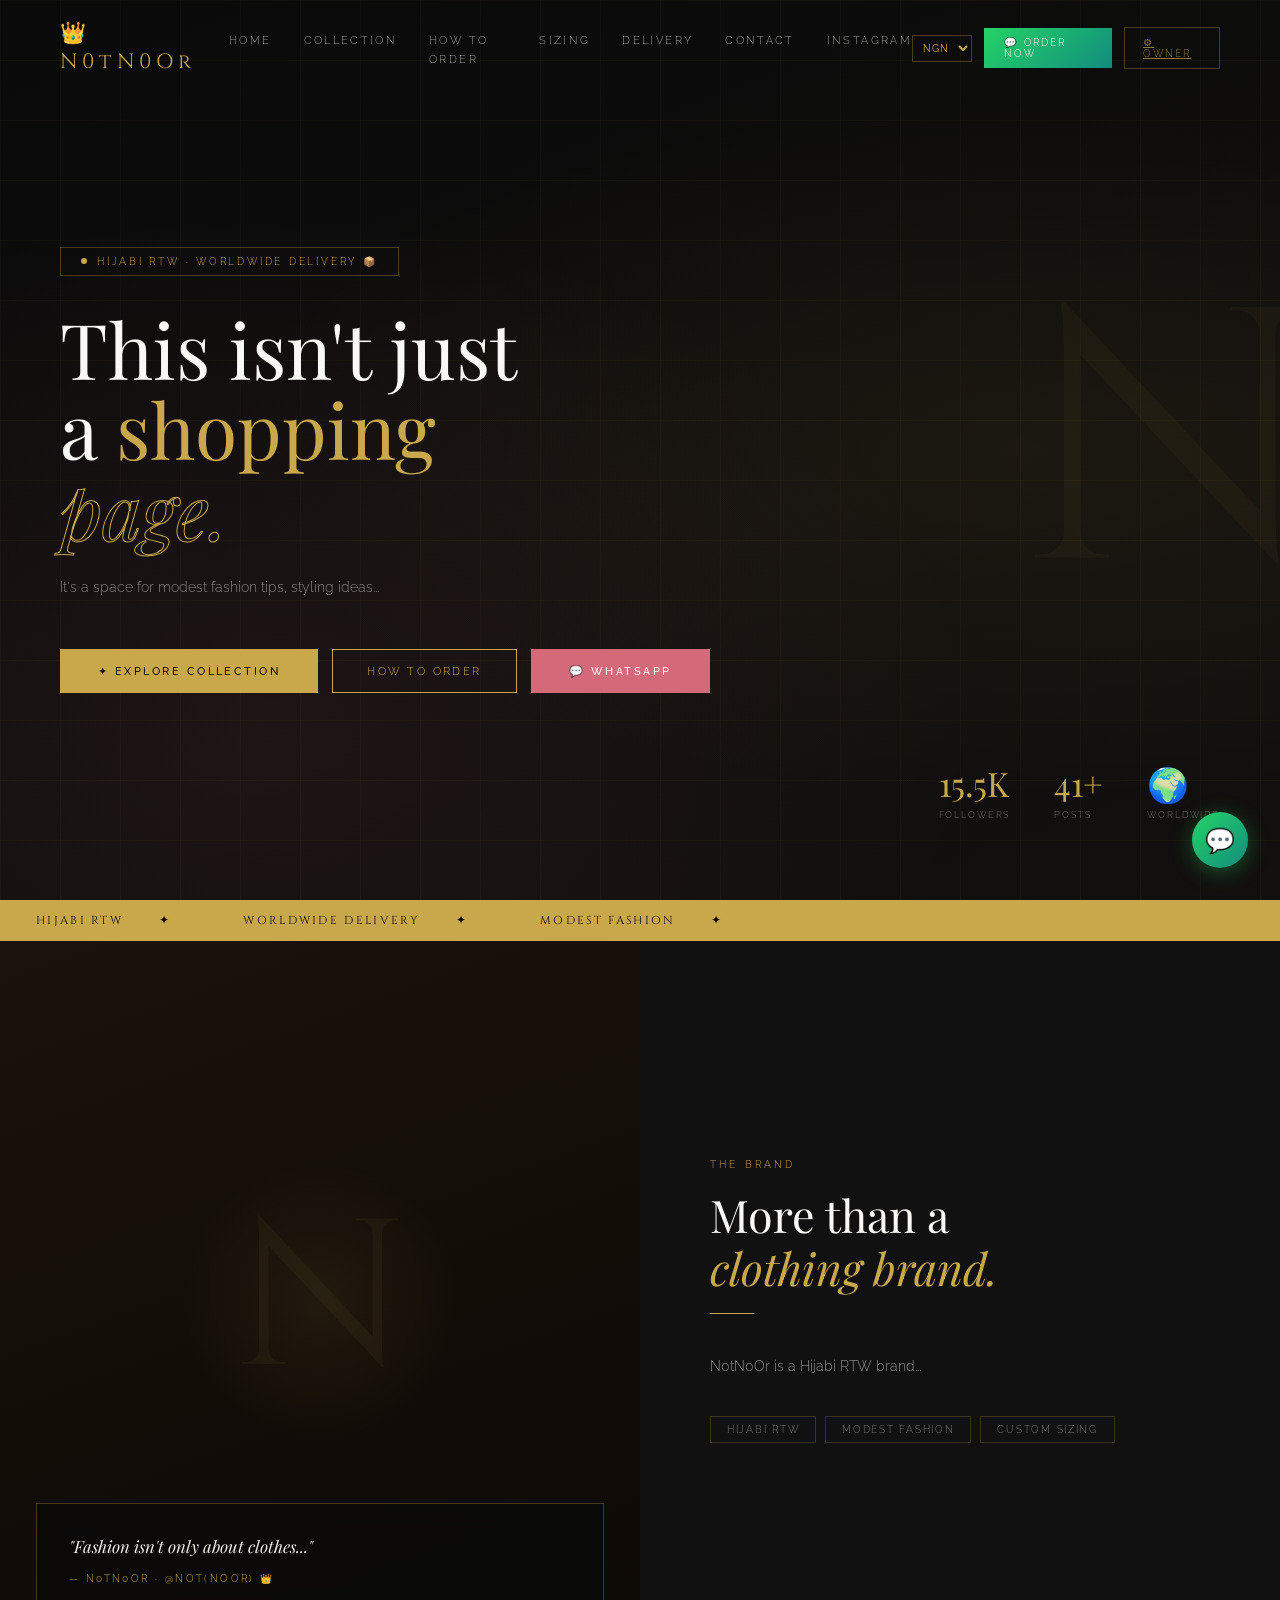
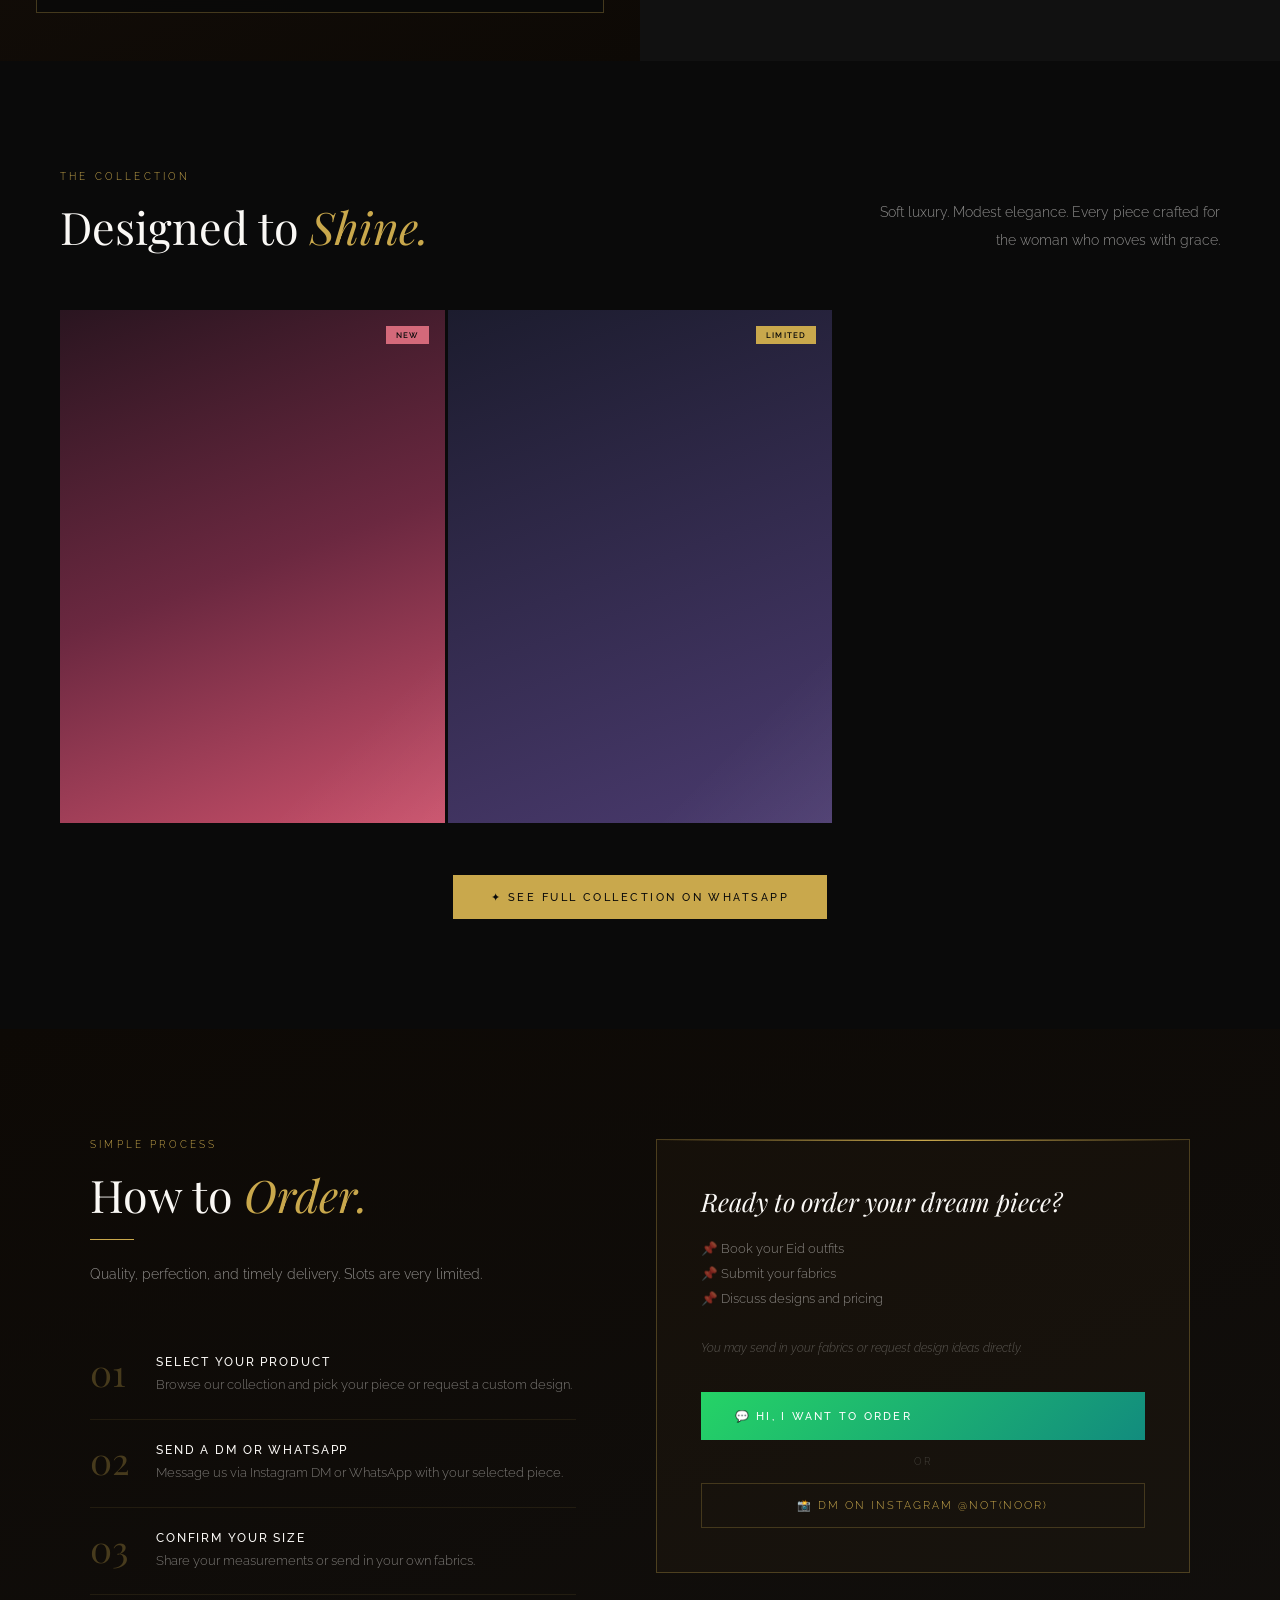
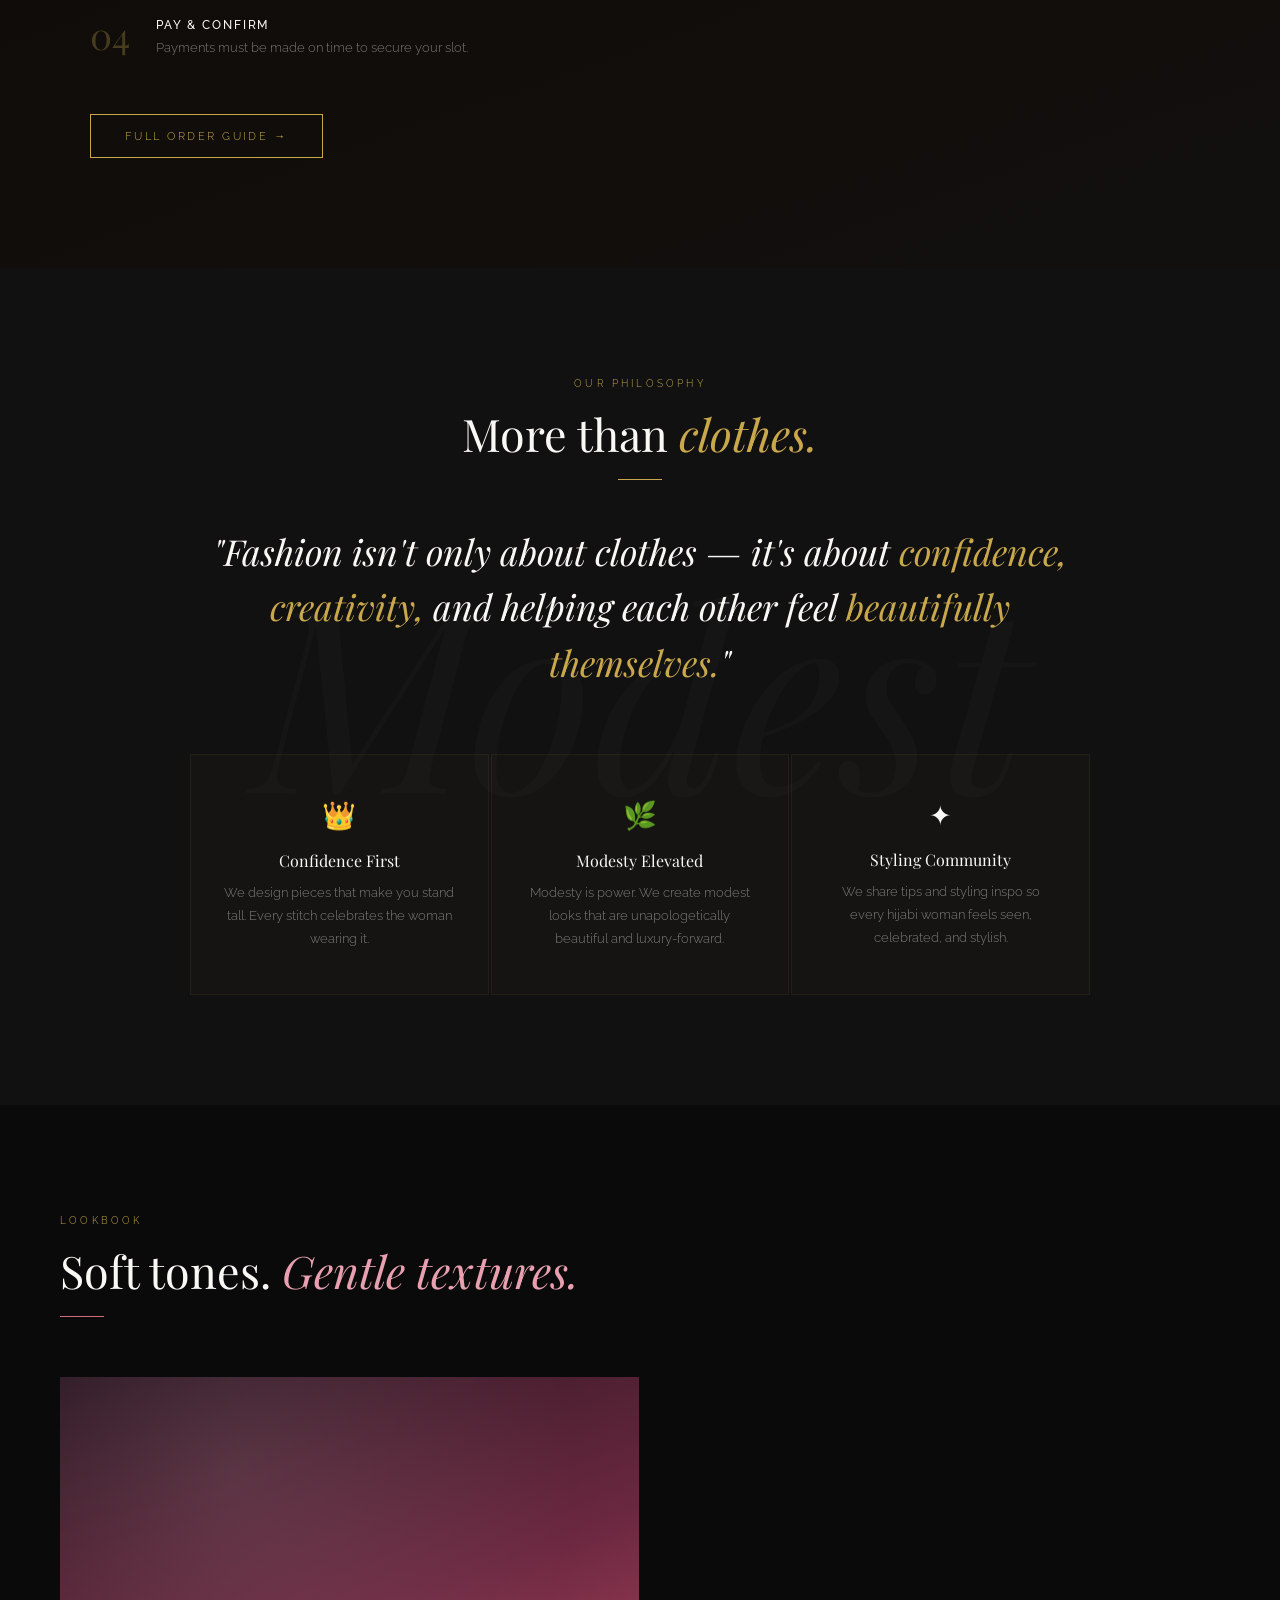
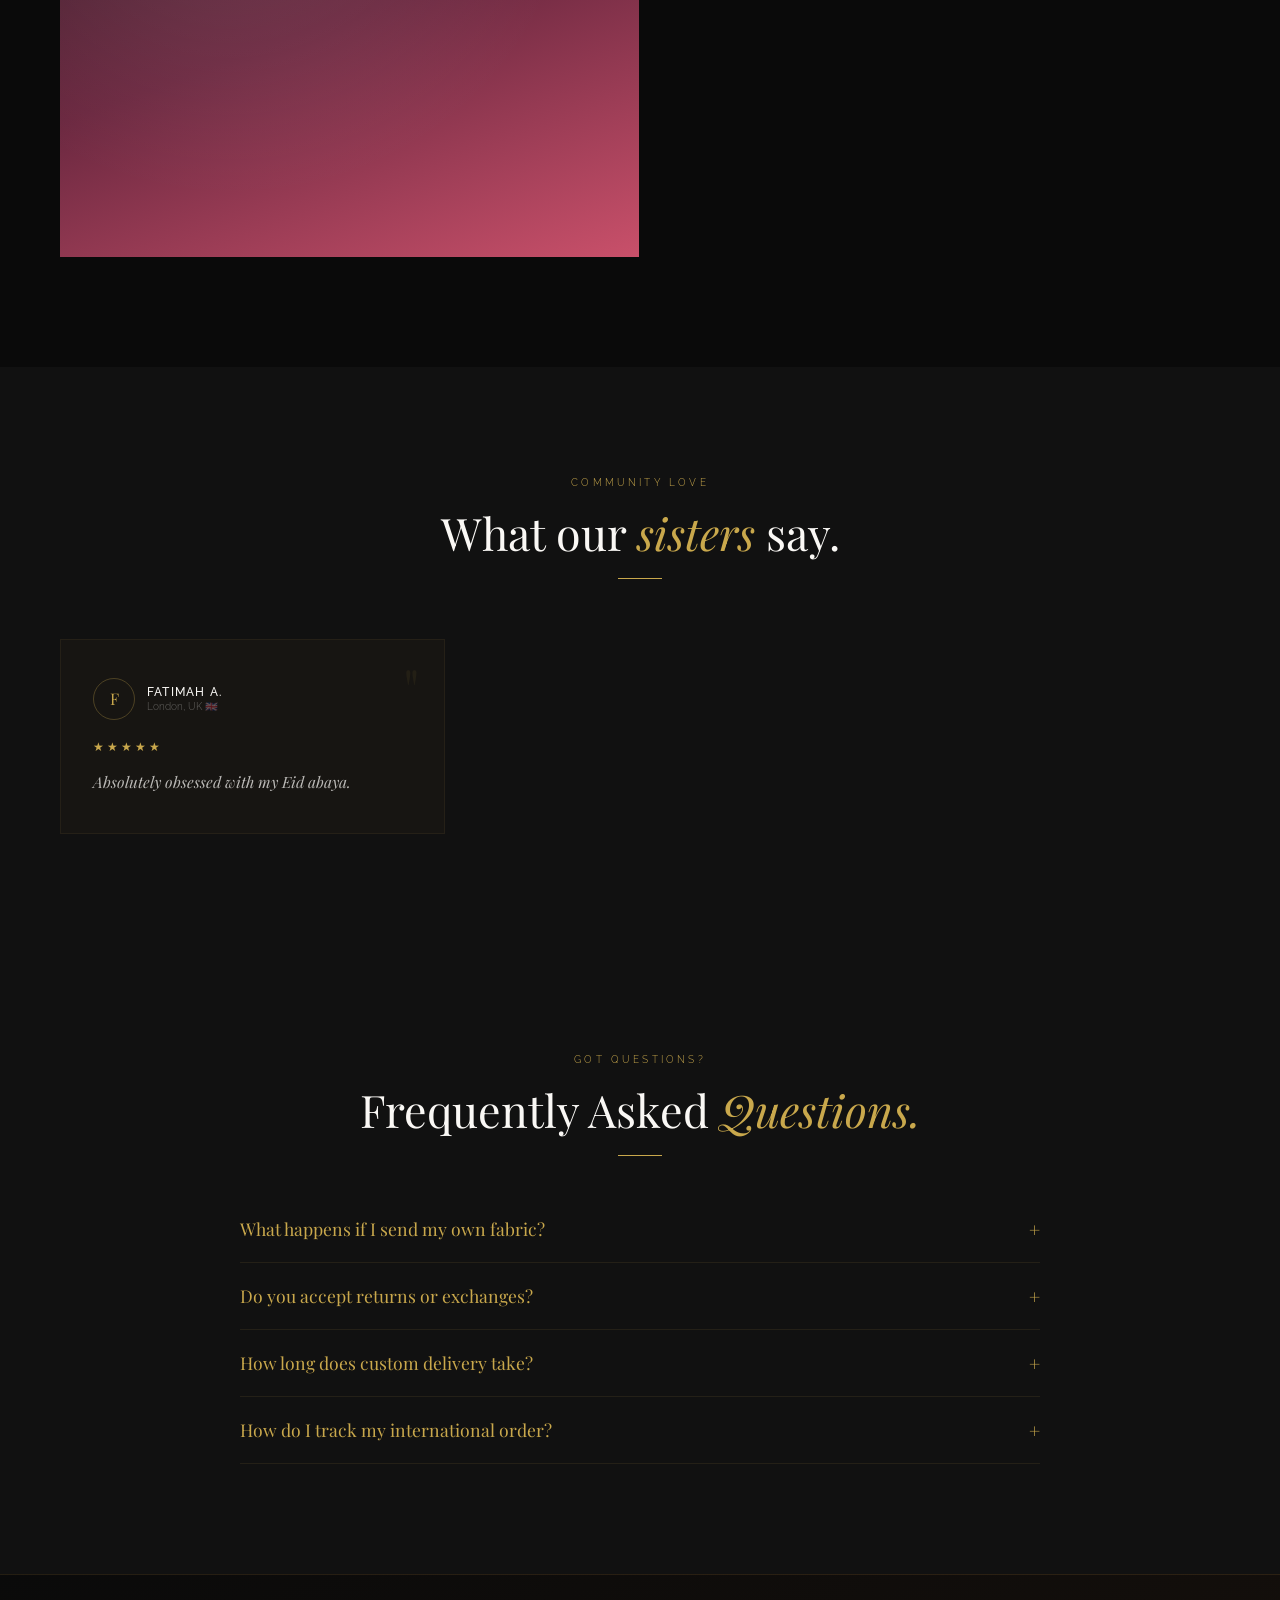
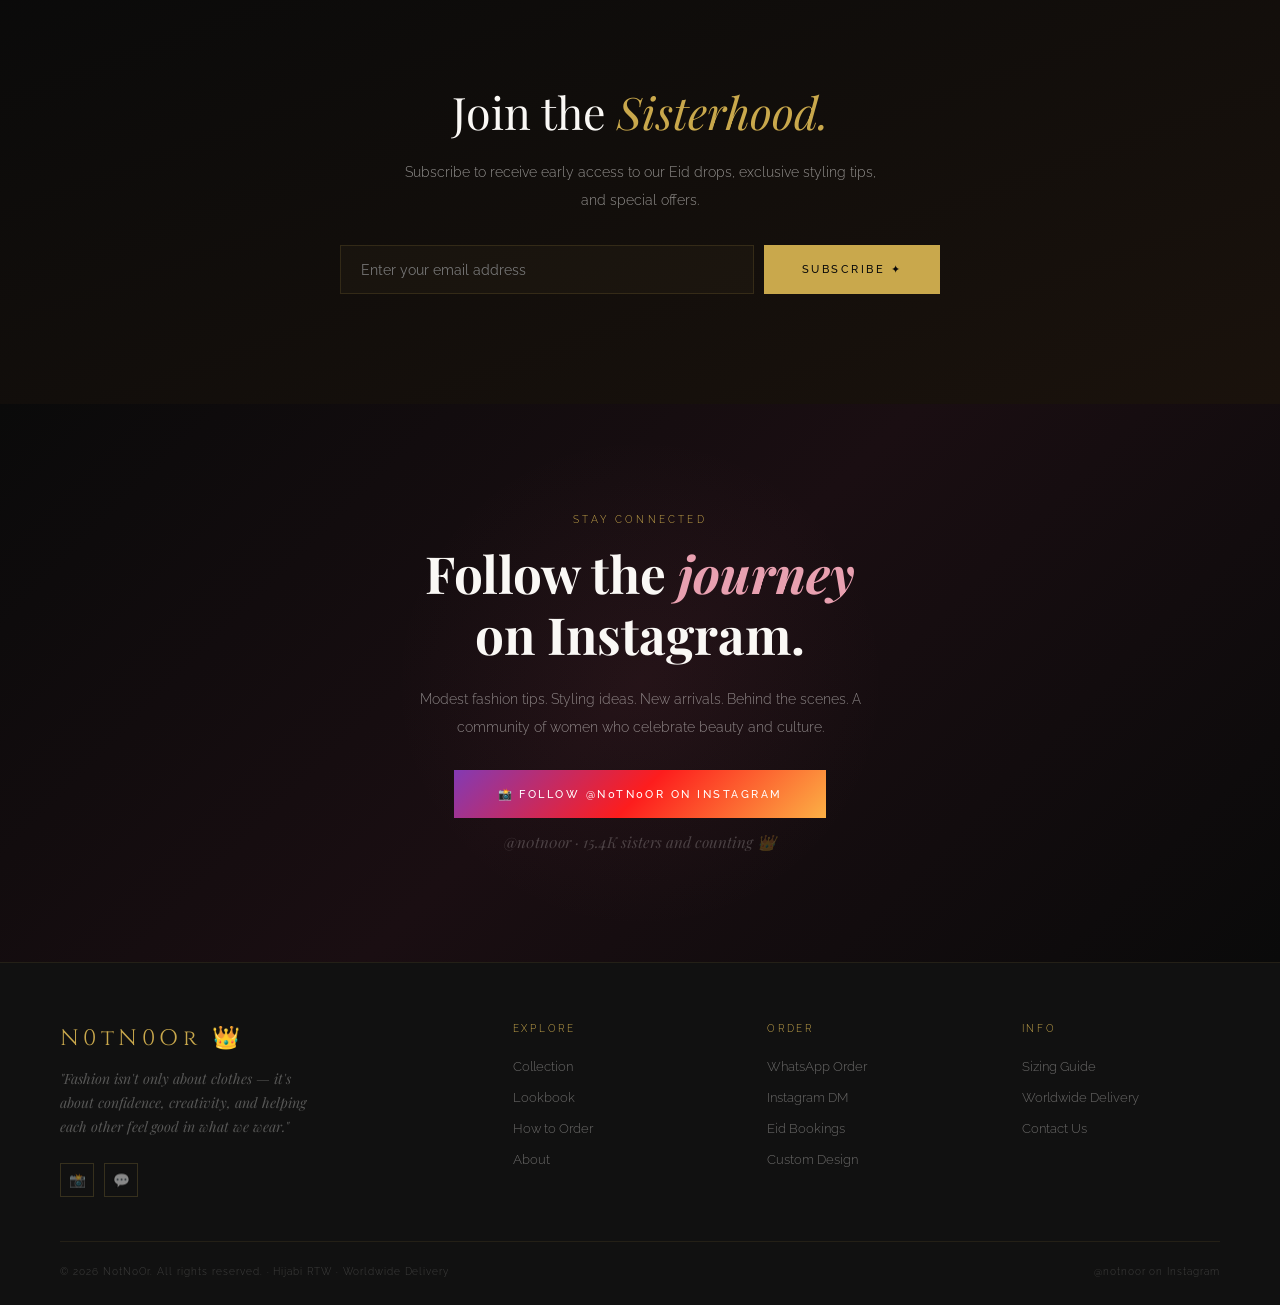
<file: index.html>
<!DOCTYPE html>
<html lang="en">
<head>
<meta charset="UTF-8">
<meta name="viewport" content="width=device-width, initial-scale=1.0">
<title>N0tN0Or — Hijabi RTW | Worldwide Delivery</title>
<link href="https://fonts.googleapis.com/css2?family=Playfair+Display:ital,wght@0,400;0,500;0,700;1,400;1,500&family=Raleway:wght@200;300;400;500;600&family=Cinzel:wght@400;500&display=swap" rel="stylesheet">
<link rel="stylesheet" href="style.css">
<script src="https://js.paystack.co/v1/inline.js"></script>
</head>
<body>
<div class="toast" id="toast"></div>
<div class="ann-bar" id="annBar"></div>
<a class="wa-float" href="https://wa.me/2348020965505?text=Hi%20I%20want%20to%20order" target="_blank">💬</a>

<div class="mobile-menu" id="mobileMenu">
  <button class="mm-close" id="mmClose">✕</button>
  <a href="index.html">Home</a>
  <a href="index.html#collection-section">Collection</a>
  <a href="order.html">How to Order</a>
  <a href="sizing.html">Sizing Guide</a>
  <a href="delivery.html">Delivery</a>
  <a href="contact.html">Contact</a>
  <a href="https://www.instagram.com/n0tn0or" target="_blank">Instagram</a>
  <a href="login.html">Owner Login</a>
</div>

<nav id="mainNav">
  <a class="nav-logo" href="index.html">👑 N0tN0Or</a>
  <ul class="nav-links">
    <li><a href="index.html">Home</a></li>
    <li><a href="index.html#collection-section">Collection</a></li>
    <li><a href="order.html">How to Order</a></li>
    <li><a href="sizing.html">Sizing</a></li>
    <li><a href="delivery.html">Delivery</a></li>
    <li><a href="contact.html">Contact</a></li>
    <li><a href="https://www.instagram.com/n0tn0or" target="_blank">Instagram</a></li>
  </ul>
  <div class="nav-right">
    <select id="currencySwitcher" onchange="changeCurrency(this.value)" style="background:transparent; border:1px solid rgba(201,168,76,.3); color:var(--gold); font-family:'Raleway',sans-serif; font-size:.62rem; letter-spacing:.1em; text-transform:uppercase; padding:6px; cursor:pointer; outline:none;">
      <option value="NGN" style="background:var(--black);">NGN</option>
      <option value="USD" style="background:var(--black);">USD</option>
      <option value="GBP" style="background:var(--black);">GBP</option>
      <option value="EUR" style="background:var(--black);">EUR</option>
    </select>
    <a class="nav-wa" href="https://wa.me/2348020965505?text=Hi%20I%20want%20to%20order" target="_blank">💬 Order Now</a>
    <a class="nav-admin-btn" href="login.html">⚙ Owner</a>
    <button class="hamburger" id="ham"><span></span><span></span><span></span></button>
  </div>
</nav>

<div id="main-content">
<div class="page" id="page-home">

  <!-- HERO -->
  <section class="hero">
    <div class="hero-bg"></div>
    <div class="hero-grid"></div>
    <div class="hero-big-n">N</div>
    <div class="hero-content">
      <div class="hero-badge" id="heroBadge"><span class="hero-badge-dot"></span>Hijabi RTW · Worldwide Delivery 📦</div>
      <h1 class="hero-title" id="heroTitle">This isn't just<br>a <span class="gold">shopping</span><br><span class="italic outline">page.</span></h1>
      <p class="hero-sub" id="heroSub">It's a space for modest fashion tips, styling ideas, and learning how to wear what you already have beautifully. Fashion is about confidence, creativity, and helping each other feel good.</p>
      <div class="hero-actions">
        <a id="heroBtn1" class="btn-gold" href="index.html#collection-section">✦ Explore Collection</a>
        <a id="heroBtn2" class="btn-outline" href="order.html">How to Order</a>
        <a id="heroBtn3" class="btn-rose" href="https://wa.me/2348020965505?text=Hi%20I%20want%20to%20order">💬 WhatsApp</a>
      </div>
    </div>
    <div class="hero-stats">
      <div class="stat"><div class="stat-val">15.5K</div><div class="stat-lbl">Followers</div></div>
      <div class="stat"><div class="stat-val">41+</div><div class="stat-lbl">Posts</div></div>
      <div class="stat"><div class="stat-val">🌍</div><div class="stat-lbl">Worldwide</div></div>
    </div>
  </section>

  <!-- MARQUEE -->
  <div class="marquee"><div class="marquee-track" id="marqueeTrack">
    <span class="marquee-item">Hijabi RTW <span>✦</span></span>
    <span class="marquee-item">Worldwide Delivery <span>✦</span></span>
    <span class="marquee-item">Modest Fashion <span>✦</span></span>
    <span class="marquee-item">Custom Sizing <span>✦</span></span>
    <span class="marquee-item">N0tN0Or <span>✦</span></span>
    <span class="marquee-item">Designed to Shine <span>✦</span></span>
    <span class="marquee-item">Send Your Fabrics <span>✦</span></span>
    <span class="marquee-item">Soft Luxury <span>✦</span></span>
    <span class="marquee-item">Hijabi RTW <span>✦</span></span>
    <span class="marquee-item">Worldwide Delivery <span>✦</span></span>
    <span class="marquee-item">Modest Fashion <span>✦</span></span>
    <span class="marquee-item">Custom Sizing <span>✦</span></span>
    <span class="marquee-item">N0tN0Or <span>✦</span></span>
    <span class="marquee-item">Designed to Shine <span>✦</span></span>
    <span class="marquee-item">Send Your Fabrics <span>✦</span></span>
    <span class="marquee-item">Soft Luxury <span>✦</span></span>
  </div></div>

  <!-- ABOUT -->
  <section class="about" id="about-section">
    <div class="about-vis">
      <div class="about-glow"></div>
      <div class="about-big-logo">N</div>
      <div class="about-card">
        <p class="about-card-q" id="aboutQuote">"Fashion isn't only about clothes — it's about confidence, creativity, and helping each other feel good in what we wear."</p>
        <div class="about-card-attr" id="aboutAuthor">— N0tN0Or · @not(noor) 👑</div>
      </div>
    </div>
    <div class="about-content">
      <span class="s-label reveal" id="aboutLabel">The Brand</span>
      <h2 class="s-title reveal d1" id="aboutTitle">More than a<br><span class="italic">clothing brand.</span></h2>
      <div class="deco-line reveal d2"></div>
      <p class="s-body reveal d2" id="aboutBody">N0tN0Or is a Hijabi RTW brand built for the confident, modern Muslim woman. We specialise in beautifully crafted abayas, kaftans and modest wear — with worldwide delivery and the option to send in your own fabrics.</p>
      <div class="about-pills reveal d3" id="aboutPills">
        <span class="pill">Hijabi RTW</span><span class="pill">Modest Fashion</span><span class="pill">Custom Sizing</span>
        <span class="pill">Worldwide Delivery 📦</span><span class="pill">Send Your Fabrics</span><span class="pill">Eid Bookings</span>
      </div>
    </div>
  </section>

  <!-- COLLECTION -->
  <section class="section" id="collection-section" style="background:var(--black);">
    <div class="coll-header">
      <div><span class="s-label reveal">The Collection</span><h2 class="s-title reveal d1">Designed to <span class="italic">Shine.</span></h2></div>
      <p class="s-body reveal" style="max-width:340px;text-align:right;margin:0;">Soft luxury. Modest elegance. Every piece crafted for the woman who moves with grace.</p>
    </div>
    <div class="product-grid" id="publicProductGrid"></div>
    <div style="text-align:center;margin-top:52px;" class="reveal">
      <a class="btn-gold" href="https://wa.me/2348020965505?text=Hi%20I%20want%20to%20browse%20the%20full%20collection" target="_blank">✦ See Full Collection on WhatsApp</a>
    </div>
  </section>

  <!-- HOW TO ORDER TEASER -->
  <section class="section how" id="how-section">
    <div class="how-inner">
      <div>
        <span class="s-label reveal">Simple Process</span>
        <h2 class="s-title reveal d1">How to <span class="italic">Order.</span></h2>
        <div class="deco-line reveal d2"></div>
        <p class="s-body reveal d2">Quality, perfection, and timely delivery. Slots are very limited.</p>
        <div class="how-steps" style="margin-top:44px;">
          <div class="how-step reveal d1"><div class="step-num">01</div><div><div class="step-title">Select Your Product</div><div class="step-desc">Browse our collection and pick your piece or request a custom design.</div></div></div>
          <div class="how-step reveal d2"><div class="step-num">02</div><div><div class="step-title">Send a DM or WhatsApp</div><div class="step-desc">Message us via Instagram DM or WhatsApp with your selected piece.</div></div></div>
          <div class="how-step reveal d3"><div class="step-num">03</div><div><div class="step-title">Confirm Your Size</div><div class="step-desc">Share your measurements or send in your own fabrics.</div></div></div>
          <div class="how-step reveal d4"><div class="step-num">04</div><div><div class="step-title">Pay & Confirm</div><div class="step-desc">Payments must be made on time to secure your slot.</div></div></div>
        </div>
        <div style="margin-top:32px;" class="reveal d5">
          <a class="btn-outline" href="order.html">Full Order Guide →</a>
        </div>
      </div>
      <div class="how-cta-box reveal d2">
        <div class="cta-title">Ready to order your dream piece?</div>
        <p class="cta-body">📌 Book your Eid outfits<br>📌 Submit your fabrics<br>📌 Discuss designs and pricing<br><br><em style="color:rgba(250,248,245,.3);font-size:.78rem;">You may send in your fabrics or request design ideas directly.</em></p>
        <a class="how-wa-btn" href="https://wa.me/2348020965505?text=Hi%20I%20want%20to%20order" target="_blank">💬 Hi, I want to order</a>
        <div class="how-or">or</div>
        <a class="how-ig-btn" href="https://www.instagram.com/n0tn0or" target="_blank">📸 DM on Instagram @not(noor)</a>
      </div>
    </div>
  </section>

  <!-- PHILOSOPHY -->
  <section class="philosophy section">
    <div class="phil-bg-text">Modest</div>
    <div class="phil-inner">
      <span class="s-label reveal" style="display:block;text-align:center;">Our Philosophy</span>
      <h2 class="s-title reveal d1" style="text-align:center;">More than <span class="italic">clothes.</span></h2>
      <div class="deco-line center reveal d2"></div>
      <p class="phil-quote reveal d2">"Fashion isn't only about clothes — it's about <span class="hl">confidence, creativity,</span> and helping each other feel <span class="hl">beautifully themselves.</span>"</p>
      <div class="phil-points">
        <div class="phil-pt reveal d1"><div class="phil-pt-icon">👑</div><div class="phil-pt-title">Confidence First</div><p class="phil-pt-body">We design pieces that make you stand tall. Every stitch celebrates the woman wearing it.</p></div>
        <div class="phil-pt reveal d2"><div class="phil-pt-icon">🌿</div><div class="phil-pt-title">Modesty Elevated</div><p class="phil-pt-body">Modesty is power. We create modest looks that are unapologetically beautiful and luxury-forward.</p></div>
        <div class="phil-pt reveal d3"><div class="phil-pt-icon">✦</div><div class="phil-pt-title">Styling Community</div><p class="phil-pt-body">We share tips and styling inspo so every hijabi woman feels seen, celebrated, and stylish.</p></div>
      </div>
    </div>
  </section>

  <!-- LOOKBOOK -->
  <section class="section" id="lookbook-section" style="background:var(--black);">
    <span class="s-label reveal">Lookbook</span>
    <h2 class="s-title reveal d1">Soft tones. <span class="italic rose">Gentle textures.</span></h2>
    <div class="deco-line rose reveal d2"></div>
    <div class="lb-grid" id="lookbookGrid"></div>
  </section>

  <!-- TESTIMONIALS -->
  <section class="section" style="background:var(--near-black);">
    <div style="text-align:center;">
      <span class="s-label reveal" style="display:block;">Community Love</span>
      <h2 class="s-title reveal d1" style="text-align:center;">What our <span class="italic">sisters</span> say.</h2>
      <div class="deco-line center reveal d2"></div>
    </div>
    <div class="testi-grid" id="testimonialGrid"></div>
  </section>

  <!-- FAQ -->
  <section class="section" style="background:var(--near-black);">
    <div style="max-width:800px; margin:0 auto;">
      <span class="s-label reveal" style="display:block;text-align:center;">Got Questions?</span>
      <h2 class="s-title reveal d1" style="text-align:center;">Frequently Asked <span class="italic">Questions.</span></h2>
      <div class="deco-line center reveal d2"></div>
      <div class="faq-container" style="margin-top: 40px;">
        <style>
          .faq-item { border-bottom: 1px solid rgba(201,168,76,.1); padding: 20px 0; }
          .faq-q { font-family: 'Playfair Display', serif; font-size: 1.1rem; color: var(--gold); cursor: pointer; display: flex; justify-content: space-between; align-items: center; }
          .faq-q:hover { color: var(--gold-light); }
          .faq-a { font-size: 0.85rem; color: rgba(250,248,245,.6); line-height: 1.6; margin-top: 10px; display: none; }
          .faq-item.active .faq-a { display: block; animation: fadeIn 0.3s ease; }
          .faq-icon { font-size: 1.2rem; transition: transform 0.3s; }
          .faq-item.active .faq-icon { transform: rotate(45deg); }
        </style>
        <div class="faq-item reveal d1" onclick="this.classList.toggle('active')">
          <div class="faq-q">What happens if I send my own fabric? <span class="faq-icon">+</span></div>
          <div class="faq-a">If you send your own fabric, we will discuss the best design that suits the material. The cost will only cover tailoring and additional details (like feathers or stones).</div>
        </div>
        <div class="faq-item reveal d2" onclick="this.classList.toggle('active')">
          <div class="faq-q">Do you accept returns or exchanges? <span class="faq-icon">+</span></div>
          <div class="faq-a">Because all our pieces are made-to-order and custom-fitted, we do not accept returns. However, if there is a fitting issue on our end, we will alter it for free.</div>
        </div>
        <div class="faq-item reveal d3" onclick="this.classList.toggle('active')">
          <div class="faq-q">How long does custom delivery take? <span class="faq-icon">+</span></div>
          <div class="faq-a">Standard production time is 7-14 business days. Delivery time depends on your country (typically 3-7 days for Nigeria, and 7-14 days internationally).</div>
        </div>
        <div class="faq-item reveal d4" onclick="this.classList.toggle('active')">
          <div class="faq-q">How do I track my international order? <span class="faq-icon">+</span></div>
          <div class="faq-a">Once your order is shipped, we will send you a tracking number via WhatsApp/Email so you can monitor your package.</div>
        </div>
      </div>
    </div>
  </section>

  <!-- NEWSLETTER -->
  <section class="section" style="background: linear-gradient(160deg, #0a0a0a, #1a120c); text-align: center; border-top: 1px solid rgba(201,168,76,.1);">
    <div style="max-width: 600px; margin: 0 auto;">
      <h2 class="s-title reveal">Join the <span class="italic">Sisterhood.</span></h2>
      <p class="s-body reveal d1" style="margin: 20px auto;">Subscribe to receive early access to our Eid drops, exclusive styling tips, and special offers.</p>
      <div class="reveal d2" style="display: flex; gap: 10px; margin-top: 30px; justify-content: center; flex-wrap: wrap;">
        <input type="email" id="newsletterEmail" placeholder="Enter your email address" style="flex: 1; min-width: 250px; background: rgba(201,168,76,.04); border: 1px solid rgba(201,168,76,.15); color: var(--white); padding: 15px 20px; font-family: 'Raleway', sans-serif; font-size: 0.9rem; outline: none;">
        <button class="btn-gold" onclick="subscribeNewsletter()" style="border: none; cursor: pointer;">Subscribe ✦</button>
      </div>
      <div id="newsletterSuccess" style="display: none; color: var(--gold); font-size: 0.8rem; margin-top: 15px; letter-spacing: .1em;">Thank you for joining our community! 🤍</div>
    </div>
  </section>

  <!-- INSTAGRAM CTA -->
  <section class="igcta section">
    <div class="igcta-glow"></div>
    <div class="igcta-inner">
      <span class="s-label reveal" style="display:block;text-align:center;">Stay Connected</span>
      <h2 class="igcta-title reveal d1">Follow the <span class="italic">journey</span><br>on Instagram.</h2>
      <p class="igcta-body reveal d2">Modest fashion tips. Styling ideas. New arrivals. Behind the scenes. A community of women who celebrate beauty and culture.</p>
      <div class="reveal d3"><a class="igcta-btn" href="https://www.instagram.com/n0tn0or" target="_blank">📸 Follow @n0tn0or on Instagram</a></div>
      <div class="ig-handle reveal d4">@n0tn0or · 15.4K sisters and counting 👑</div>
    </div>
  </section>

  <!-- FOOTER -->
  <footer>
    <div class="footer-top">
      <div>
        <div class="footer-brand-logo">N0tN0Or 👑</div>
        <p class="footer-tagline">"Fashion isn't only about clothes — it's about confidence, creativity, and helping each other feel good in what we wear."</p>
        <div class="footer-socials">
          <a class="footer-social" href="https://www.instagram.com/n0tn0or" target="_blank">📸</a>
          <a class="footer-social" href="https://wa.me/2348020965505?text=Hi%20I%20want%20to%20order" target="_blank">💬</a>
        </div>
      </div>
      <div>
        <div class="footer-col-title">Explore</div>
        <ul class="footer-links">
          <li><a href="index.html#collection-section">Collection</a></li>
          <li><a href="index.html#lookbook-section">Lookbook</a></li>
          <li><a href="order.html">How to Order</a></li>
          <li><a href="contact.html">About</a></li>
        </ul>
      </div>
      <div>
        <div class="footer-col-title">Order</div>
        <ul class="footer-links">
          <li><a href="https://wa.me/2348020965505?text=Hi%20I%20want%20to%20order" target="_blank">WhatsApp Order</a></li>
          <li><a href="https://www.instagram.com/n0tn0or" target="_blank">Instagram DM</a></li>
          <li><a href="https://wa.me/2348020965505?text=Hi%20I%20want%20to%20book%20an%20Eid%20outfit" target="_blank">Eid Bookings</a></li>
          <li><a href="https://wa.me/2348020965505?text=Hi%20I%20want%20to%20discuss%20a%20custom%20design" target="_blank">Custom Design</a></li>
        </ul>
      </div>
      <div>
        <div class="footer-col-title">Info</div>
        <ul class="footer-links">
          <li><a href="sizing.html">Sizing Guide</a></li>
          <li><a href="delivery.html">Worldwide Delivery</a></li>
          <li><a href="contact.html">Contact Us</a></li>
        </ul>
      </div>
    </div>
    <div class="footer-bottom">
      <span class="footer-copy">© 2026 N0tN0Or. All rights reserved. · Hijabi RTW · Worldwide Delivery</span>
      <span class="footer-copy">@n0tn0or on Instagram</span>
    </div>
  </footer>

</div>
</div>

<!-- Product Detail Modal -->
<div class="modal-overlay" id="productDetailModal">
  <div class="modal" style="max-width: 800px;">
    <button class="modal-close" onclick="closeModal('productDetailModal')">✕</button>
    <div class="modal-title" id="productDetailTitle"></div>
    <div class="modal-sub" id="productDetailSub"></div>
    <div style="display: flex; gap: 24px; flex-wrap: wrap;">
      <div id="productDetailImg" style="flex: 1; min-width: 200px; aspect-ratio: 1; background: rgba(201,168,76,.05); border-radius: 8px;"></div>
      <div style="flex: 2;">
        <p id="productDetailDesc" style="margin-bottom: 16px;"></p>
        <div><strong style="color: var(--gold);">Details:</strong> <span id="productDetailDetails"></span></div>
        <div style="margin-top: 16px;"><strong style="color: var(--gold);">Sizes:</strong> <span id="productDetailSizes"></span></div>
        <a id="productDetailOrder" class="btn-gold" href="#" target="_blank" style="margin-top: 24px; display: inline-block;">Order via WhatsApp →</a>
      </div>
    </div>
  </div>
</div>

<script>window.CURRENT_PAGE = "home";</script>
<script src="main.js"></script>
</body>
</html>
</file>
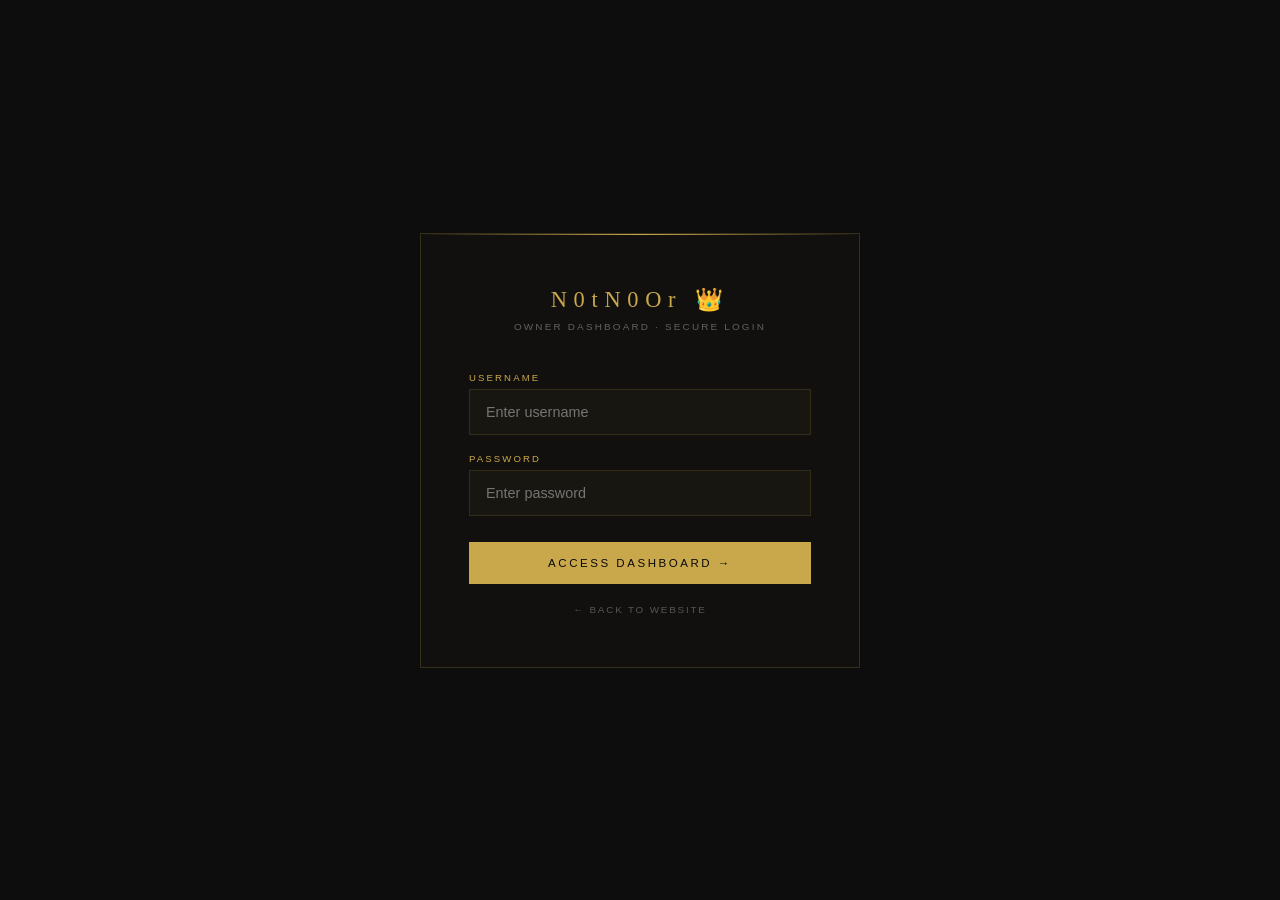
<file: admin.html>
<!DOCTYPE html>
<html lang="en">
<head>
<meta charset="UTF-8">
<meta name="viewport" content="width=device-width, initial-scale=1.0">
<title>N0tN0Or Admin Dashboard</title>
<link href="https://fonts.googleapis.com/css2?family=Playfair+Display:ital,wght@0,400;0,500;0,700;1,400;1,500&family=Raleway:wght@200;300;400;500;600&family=Cinzel:wght@400;500&display=swap" rel="stylesheet">
<link rel="stylesheet" href="style.css">
</head>
<body class="admin-page">
<div id="main-content">
<div class="page" id="page-admin">
  <div class="admin-layout">
    <aside class="admin-sidebar">
      <div class="sidebar-logo">N0tN0Or 👑<span>Owner Dashboard</span></div>
      <div class="sidebar-nav">
        <button class="sb-link active" data-panel="dash" onclick="showPanel('dash')"><span class="sb-icon">📊</span>Dashboard</button>
        <button class="sb-link" data-panel="products" onclick="showPanel('products')"><span class="sb-icon">👗</span>Products</button>
        <button class="sb-link" data-panel="lookbook" onclick="showPanel('lookbook')"><span class="sb-icon">📸</span>Lookbook</button>
        <button class="sb-link" data-panel="orders" onclick="showPanel('orders')"><span class="sb-icon">📦</span>Orders</button>
        <button class="sb-link" data-panel="testimonials" onclick="showPanel('testimonials')"><span class="sb-icon">💬</span>Testimonials</button>
        <button class="sb-link" data-panel="sizing" onclick="showPanel('sizing')"><span class="sb-icon">📏</span>Sizing Chart</button>
        <button class="sb-link" data-panel="announcements" onclick="showPanel('announcements')"><span class="sb-icon">📢</span>Announcements</button>
        <button class="sb-link" data-panel="settings" onclick="showPanel('settings')"><span class="sb-icon">⚙️</span>Settings</button>
      </div>
      <div class="sidebar-footer">
        <button class="sb-logout" onclick="doLogout()">← Logout</button>
      </div>
    </aside>
    <main class="admin-main">
      <div class="admin-mobile-nav">
        <label for="adminPanelSelect">Menu</label>
        <select id="adminPanelSelect" onchange="showPanel(this.value)">
          <option value="dash">Dashboard</option>
          <option value="products">Products</option>
          <option value="orders">Orders</option>
          <option value="lookbook">Lookbook</option>
          <option value="testimonials">Testimonials</option>
          <option value="sizing">Sizing Chart</option>
          <option value="announcements">Announcements</option>
          <option value="settings">Settings</option>
        </select>
      </div>

      <!-- DASHBOARD PANEL -->
      <div class="admin-panel active" id="panel-dash">
        <div class="admin-topbar">
          <div><div class="admin-page-title">Dashboard</div><div class="admin-page-sub">Welcome back, Noor 👑</div></div>
          <a class="btn-outline" href="index.html" style="font-size:.63rem;padding:10px 22px;">View Live Site →</a>
        </div>
        <div class="dash-stats" id="dashStats"></div>
        <div class="dash-recent">
          <div class="dash-card">
            <div class="dash-card-title">Recent Activity</div>
            <div id="activityFeed"></div>
          </div>
          <div class="dash-card">
            <div class="dash-card-title">Quick Actions</div>
            <div style="display:flex;flex-direction:column;gap:10px;margin-top:4px;">
              <button class="btn-gold" onclick="showPanel('products');openAddProduct()" style="font-size:.65rem;padding:12px 20px;justify-content:center;">+ Add New Product</button>
              <button class="btn-outline" onclick="showPanel('orders')" style="font-size:.65rem;padding:11px 20px;justify-content:center;">📦 View Orders</button>
              <a class="btn-rose" href="https://wa.me/2348020965505" target="_blank" style="font-size:.65rem;padding:12px 20px;justify-content:center;">💬 Open WhatsApp</a>
              <a class="btn-outline" href="https://www.instagram.com/n0tn0or" target="_blank" style="font-size:.65rem;padding:11px 20px;justify-content:center;">📸 Open Instagram</a>
            </div>
          </div>
        </div>
      </div>

      <!-- PRODUCTS PANEL -->
      <div class="admin-panel" id="panel-products">
        <div class="admin-topbar">
          <div><div class="admin-page-title">Products</div><div class="admin-page-sub">Manage your collection</div></div>
          <button class="btn-gold" onclick="openAddProduct()" style="font-size:.65rem;padding:12px 24px;">+ Add Product</button>
        </div>
        <div class="prod-admin-toolbar">
          <input class="search-input" placeholder="Search products..." oninput="filterProducts(this.value)" id="prodSearch">
          <select class="filter-sel" onchange="filterProductsByStatus(this.value)">
            <option value="all">All Products</option>
            <option value="active">Active</option>
            <option value="sold">Sold Out</option>
          </select>
        </div>
        <div class="admin-prod-grid" id="adminProductGrid"></div>
      </div>

      <!-- LOOKBOOK PANEL -->
      <div class="admin-panel" id="panel-lookbook">
        <div class="admin-topbar">
          <div><div class="admin-page-title">Lookbook</div><div class="admin-page-sub">Manage the homepage lookbook</div></div>
          <button class="btn-gold" onclick="openAddLookbookItem()" style="font-size:.65rem;padding:12px 24px;">+ Add Item</button>
        </div>
        <div class="admin-prod-grid" id="adminLookbookGrid"></div>
      </div>

      <!-- ORDERS PANEL -->
      <div class="admin-panel" id="panel-orders">
        <div class="admin-topbar">
          <div><div class="admin-page-title">Orders</div><div class="admin-page-sub">Track and manage customer orders</div></div>
          <button class="btn-gold" onclick="openAddOrder()" style="font-size:.65rem;padding:12px 24px;">+ Add Order</button>
        </div>
        <div style="overflow-x:auto;">
          <table class="orders-table" id="ordersTable">
            <thead><tr><th>Order #</th><th>Customer</th><th>Product</th><th>Country</th><th>Status</th><th>Date</th><th>Actions</th></tr></thead>
            <tbody id="ordersTbody"></tbody>
          </table>
        </div>
      </div>

      <!-- TESTIMONIALS PANEL -->
      <div class="admin-panel" id="panel-testimonials">
        <div class="admin-topbar">
          <div><div class="admin-page-title">Testimonials</div><div class="admin-page-sub">Manage customer reviews shown on the site</div></div>
          <button class="btn-gold" onclick="openAddTestimonial()" style="font-size:.65rem;padding:12px 24px;">+ Add Review</button>
        </div>
        <div class="admin-prod-grid" id="adminTestiGrid"></div>
      </div>

      <!-- SIZING CHART PANEL -->
      <div class="admin-panel" id="panel-sizing">
        <div class="admin-topbar">
          <div><div class="admin-page-title">Sizing Chart</div><div class="admin-page-sub">Edit the size guide displayed on the website</div></div>
          <button class="btn-gold" onclick="saveSizingChart()" style="font-size:.65rem;padding:12px 24px;">Save Changes</button>
        </div>
        <div style="overflow-x:auto;">
          <table class="orders-table" style="width:100%;">
            <thead><tr><th>Size</th><th>Bust (cm)</th><th>Waist (cm)</th><th>Hips (cm)</th><th>Length (cm)</th><th>Sleeve (cm)</th><th></th></tr></thead>
            <tbody id="sizingAdminTbody"></tbody>
          </table>
        </div>
      </div>

      <!-- ANNOUNCEMENTS PANEL -->
      <div class="admin-panel" id="panel-announcements">
        <div class="admin-topbar">
          <div><div class="admin-page-title">Announcements</div><div class="admin-page-sub">Manage your site-wide announcement bar</div></div>
        </div>
        <div class="settings-section" style="max-width:700px;">
          <div class="settings-title">Announcement Bar</div>
          <div class="settings-sub">Show a message at the top of the website (e.g. Eid bookings open, limited slots, etc.)</div>
          <div class="announce-bar-toggle">
            <label class="toggle-switch"><input type="checkbox" id="annToggle" onchange="saveAnnouncement()"><span class="toggle-slider"></span></label>
            <span style="font-size:.78rem;color:rgba(250,248,245,.55);">Enable announcement bar</span>
          </div>
          <input class="announce-input" id="annText" placeholder="e.g. 🌙 Eid bookings now open — slots are limited!" oninput="saveAnnouncement()">
          <div style="margin-top:16px;">
            <label style="font-size:.6rem;letter-spacing:.2em;text-transform:uppercase;color:var(--gold);display:block;margin-bottom:8px;">Background Color</label>
            <div style="display:flex;gap:10px;flex-wrap:wrap;" id="annColorPicker">
              <div onclick="setAnnColor('#c9a84c')" style="width:28px;height:28px;background:#c9a84c;border-radius:50%;border:2px solid transparent;" data-color="#c9a84c"></div>
              <div onclick="setAnnColor('#d4697a')" style="width:28px;height:28px;background:#d4697a;border-radius:50%;border:2px solid transparent;" data-color="#d4697a"></div>
              <div onclick="setAnnColor('#25d366')" style="width:28px;height:28px;background:#25d366;border-radius:50%;border:2px solid transparent;" data-color="#25d366"></div>
              <div onclick="setAnnColor('#111')" style="width:28px;height:28px;background:#111;border-radius:50%;border:2px solid rgba(255,255,255,.2);" data-color="#111"></div>
            </div>
          </div>
          <div class="save-msg" id="annSaveMsg">✓ Saved successfully</div>
        </div>
      </div>

      <!-- SETTINGS PANEL -->
      <div class="admin-panel" id="panel-settings">
        <div class="admin-topbar">
          <div><div class="admin-page-title">Settings</div><div class="admin-page-sub">Manage your website and account</div></div>
        </div>
        <div class="settings-grid">
          <div class="settings-section">
            <div class="settings-title">Change Password</div>
            <div class="settings-sub">Update your owner dashboard password</div>
            <div style="display:flex;flex-direction:column;gap:14px;">
              <div class="form-group"><label>Current Password</label><input type="password" id="pwCurrent" placeholder="Current password"></div>
              <div class="form-group"><label>New Password</label><input type="password" id="pwNew" placeholder="New password"></div>
              <div class="form-group"><label>Confirm New Password</label><input type="password" id="pwConfirm" placeholder="Confirm new password"></div>
              <button class="settings-save" onclick="changePassword()">Update Password</button>
              <div class="save-msg" id="pwSaveMsg"></div>
            </div>
          </div>
          <div class="settings-section">
            <div class="settings-title">Site Settings</div>
            <div class="settings-sub">Control what appears on your website</div>
            <div class="toggle-row"><div><div class="toggle-label">Show Lookbook Section</div><div class="toggle-desc">Display lookbook on homepage</div></div><label class="toggle-switch"><input type="checkbox" id="tog-lookbook" checked onchange="saveSettings()"><span class="toggle-slider"></span></label></div>
            <div class="toggle-row"><div><div class="toggle-label">Show Testimonials</div><div class="toggle-desc">Display customer reviews</div></div><label class="toggle-switch"><input type="checkbox" id="tog-testi" checked onchange="saveSettings()"><span class="toggle-slider"></span></label></div>
            <div class="toggle-row"><div><div class="toggle-label">Show WhatsApp Float</div><div class="toggle-desc">Floating WhatsApp button</div></div><label class="toggle-switch"><input type="checkbox" id="tog-wa" checked onchange="saveSettings()"><span class="toggle-slider"></span></label></div>
            <div class="toggle-row"><div><div class="toggle-label">Eid Bookings Open</div><div class="toggle-desc">Show Eid booking banner</div></div><label class="toggle-switch"><input type="checkbox" id="tog-eid" onchange="saveSettings()"><span class="toggle-slider"></span></label></div>
            <div class="save-msg" id="settingsSaveMsg">✓ Settings saved</div>
          </div>
          <div class="settings-section">
            <div class="settings-title">Payment Settings</div>
            <div class="settings-sub">Configure Paystack payment integration</div>
            <div class="form-group"><label>Paystack Public Key</label><input type="text" id="paystackKey" placeholder="pk_live_xxxxxxxxxxxx"></div>
            <div class="toggle-desc">Get your key from <a href="https://dashboard.paystack.com" target="_blank" style="color:var(--gold);">Paystack Dashboard</a></div>
          </div>
          <div class="settings-section full">
            <div class="settings-title">Danger Zone</div>
            <div class="settings-sub">Irreversible actions — proceed with caution</div>
            <button class="settings-danger-btn" onclick="if(confirm('Clear all products? This cannot be undone.')){clearAllProducts();}">🗑 Clear All Products</button>
            <button class="settings-danger-btn" onclick="if(confirm('Clear all orders?')){clearAllOrders();}">🗑 Clear All Orders</button>
          </div>
        </div>
      </div>
    </main>
  </div>
</div>
</div>

<!-- Product Modal -->
<div class="modal-overlay" id="productModal">
  <div class="modal">
    <button class="modal-close" onclick="closeModal('productModal')">✕</button>
    <div class="modal-title" id="productModalTitle">Add Product</div>
    <div class="modal-sub">Fill in the product details</div>
    <input type="hidden" id="editProductId">
    <div class="modal-form">
      <div class="form-group"><label>Product Name *</label><input type="text" id="pName" placeholder="e.g. The Rose Abaya"></div>
      <div class="modal-form-row">
        <div class="form-group"><label>Category / Tag</label><input type="text" id="pTag" placeholder="e.g. Signature Piece"></div>
        <div class="form-group"><label>Price</label><input type="text" id="pPrice" placeholder="e.g. Contact for pricing"></div>
      </div>
      <div class="form-group"><label>Description</label><textarea id="pDesc" placeholder="Describe this piece..."></textarea></div>
      <div class="form-group"><label>Details</label><textarea id="pDetails" placeholder="Add more details, measurements, care instructions, etc."></textarea></div>
      <div class="form-group"><label>Badge</label><select id="pBadge"><option value="">None</option><option value="new">New</option><option value="bestseller">Bestseller</option><option value="limited">Limited</option><option value="ramadan">Ramadan</option><option value="eid">Eid Special</option><option value="sold">Sold Out</option></select></div>
      <div class="form-group"><label>Status</label><select id="pStatus"><option value="active">Active</option><option value="hidden">Hidden</option></select></div>
      <div class="form-group"><label>WhatsApp Message</label><input type="text" id="pWAMsg" placeholder="Custom WhatsApp message"></div>
      <div class="form-group"><label>Product Image</label><div class="img-upload-area"><div class="img-upload-icon">📸</div><div class="img-upload-text">Click or drag to upload</div><input type="file" accept="image/*" onchange="handleImageUpload(this)"></div><img class="img-preview" id="imgPreview"></div>
      <div class="form-group"><label>Color Theme</label><div class="color-swatch-row" id="colorSwatches"><div class="color-chip g1" onclick="selectColor(this,'g1')" data-val="g1"></div><div class="color-chip g2" onclick="selectColor(this,'g2')" data-val="g2"></div><div class="color-chip g3" onclick="selectColor(this,'g3')" data-val="g3"></div><div class="color-chip g4" onclick="selectColor(this,'g4')" data-val="g4"></div><div class="color-chip g5" onclick="selectColor(this,'g5')" data-val="g5"></div><div class="color-chip g6" onclick="selectColor(this,'g6')" data-val="g6"></div></div></div>
      <div class="form-group"><label>Available Sizes</label><div class="size-check-row" id="sizeChips"><div class="size-chip" onclick="toggleSizeChip(this)" data-val="XS">XS</div><div class="size-chip" onclick="toggleSizeChip(this)" data-val="S">S</div><div class="size-chip" onclick="toggleSizeChip(this)" data-val="M">M</div><div class="size-chip" onclick="toggleSizeChip(this)" data-val="L">L</div><div class="size-chip" onclick="toggleSizeChip(this)" data-val="XL">XL</div><div class="size-chip" onclick="toggleSizeChip(this)" data-val="XXL">XXL</div><div class="size-chip" onclick="toggleSizeChip(this)" data-val="Custom">Custom</div></div></div>
    </div>
    <div class="modal-actions">
      <button class="modal-save" onclick="saveProduct()">Save Product</button>
      <button class="modal-cancel" onclick="closeModal('productModal')">Cancel</button>
    </div>
  </div>
</div>

<!-- Lookbook Modal -->
<div class="modal-overlay" id="lookbookModal">
  <div class="modal">
    <button class="modal-close" onclick="closeModal('lookbookModal')">✕</button>
    <div class="modal-title" id="lookbookModalTitle">Add Lookbook Item</div>
    <div class="modal-sub">Add a new image to the lookbook</div>
    <input type="hidden" id="editLookbookId">
    <div class="modal-form">
      <div class="form-group"><label>Caption</label><input type="text" id="lbTitle" placeholder="e.g. The Rose Abaya"></div>
      <div class="form-group"><label>Image</label><div class="img-upload-area"><div class="img-upload-icon">📸</div><div class="img-upload-text">Click or drag to upload</div><input type="file" id="lbImgFileInput" accept="image/*" onchange="handleLookbookUpload(this)"></div><img class="img-preview" id="lbImgPreview"></div>
      <div class="form-group"><label>Color Theme</label><div class="color-swatch-row" id="lbColorSwatches"><div class="color-chip g1" onclick="selectLbColor(this,'g1')" data-val="g1"></div><div class="color-chip g2" onclick="selectLbColor(this,'g2')" data-val="g2"></div><div class="color-chip g3" onclick="selectLbColor(this,'g3')" data-val="g3"></div><div class="color-chip g4" onclick="selectLbColor(this,'g4')" data-val="g4"></div><div class="color-chip g5" onclick="selectLbColor(this,'g5')" data-val="g5"></div><div class="color-chip g6" onclick="selectLbColor(this,'g6')" data-val="g6"></div></div></div>
    </div>
    <div class="modal-actions">
      <button class="modal-save" onclick="saveLookbookItem()">Save Item</button>
      <button class="modal-cancel" onclick="closeModal('lookbookModal')">Cancel</button>
    </div>
  </div>
</div>

<!-- Order Modal -->
<div class="modal-overlay" id="orderModal">
  <div class="modal">
    <button class="modal-close" onclick="closeModal('orderModal')">✕</button>
    <div class="modal-title">Manage Order</div>
    <div class="modal-sub">Update or add an order</div>
    <input type="hidden" id="editOrderId">
    <div class="modal-form">
      <div class="form-group"><label>Customer Name *</label><input type="text" id="oName" placeholder="e.g. Fatimah Ahmed"></div>
      <div class="form-group"><label>Product</label><input type="text" id="oProd" placeholder="e.g. The Rose Abaya"></div>
      <div class="form-group"><label>Country</label><input type="text" id="oCountry" placeholder="e.g. Nigeria, UK, USA"></div>
      <div class="form-group"><label>Contact (WhatsApp/Email)</label><input type="text" id="oContact" placeholder="+234..."></div>
      <div class="form-group"><label>Notes</label><textarea id="oNotes" placeholder="Size, custom requests, etc."></textarea></div>
      <div class="form-group"><label>Status</label><select id="oStatus"><option value="pending">Pending</option><option value="confirmed">Confirmed</option><option value="shipped">Shipped</option><option value="delivered">Delivered</option><option value="cancelled">Cancelled</option></select></div>
    </div>
    <div class="modal-actions">
      <button class="modal-save" onclick="saveOrder()">Save Order</button>
      <button class="modal-cancel" onclick="closeModal('orderModal')">Cancel</button>
    </div>
  </div>
</div>

<!-- Testimonial Modal -->
<div class="modal-overlay" id="testiModal">
  <div class="modal">
    <button class="modal-close" onclick="closeModal('testiModal')">✕</button>
    <div class="modal-title">Manage Review</div>
    <div class="modal-sub">Add or edit a customer review</div>
    <input type="hidden" id="editTestiId">
    <div class="modal-form">
      <div class="form-group"><label>Name *</label><input type="text" id="tName" placeholder="e.g. Fatimah A."></div>
      <div class="form-group"><label>Location</label><input type="text" id="tLoc" placeholder="e.g. London, UK 🇬🇧"></div>
      <div class="form-group"><label>Review Text *</label><textarea id="tText" rows="3" placeholder="What did they say?"></textarea></div>
      <div class="form-group"><label>Stars</label><select id="tStars"><option value="5">★★★★★</option><option value="4">★★★★☆</option><option value="3">★★★☆☆</option><option value="2">★★☆☆☆</option><option value="1">★☆☆☆☆</option></select></div>
    </div>
    <div class="modal-actions">
      <button class="modal-save" onclick="saveTestimonial()">Save Review</button>
      <button class="modal-cancel" onclick="closeModal('testiModal')">Cancel</button>
    </div>
  </div>
</div>

<script>window.CURRENT_PAGE = "admin";</script>
<script src="main.js"></script>
</body>
</html>
</file>
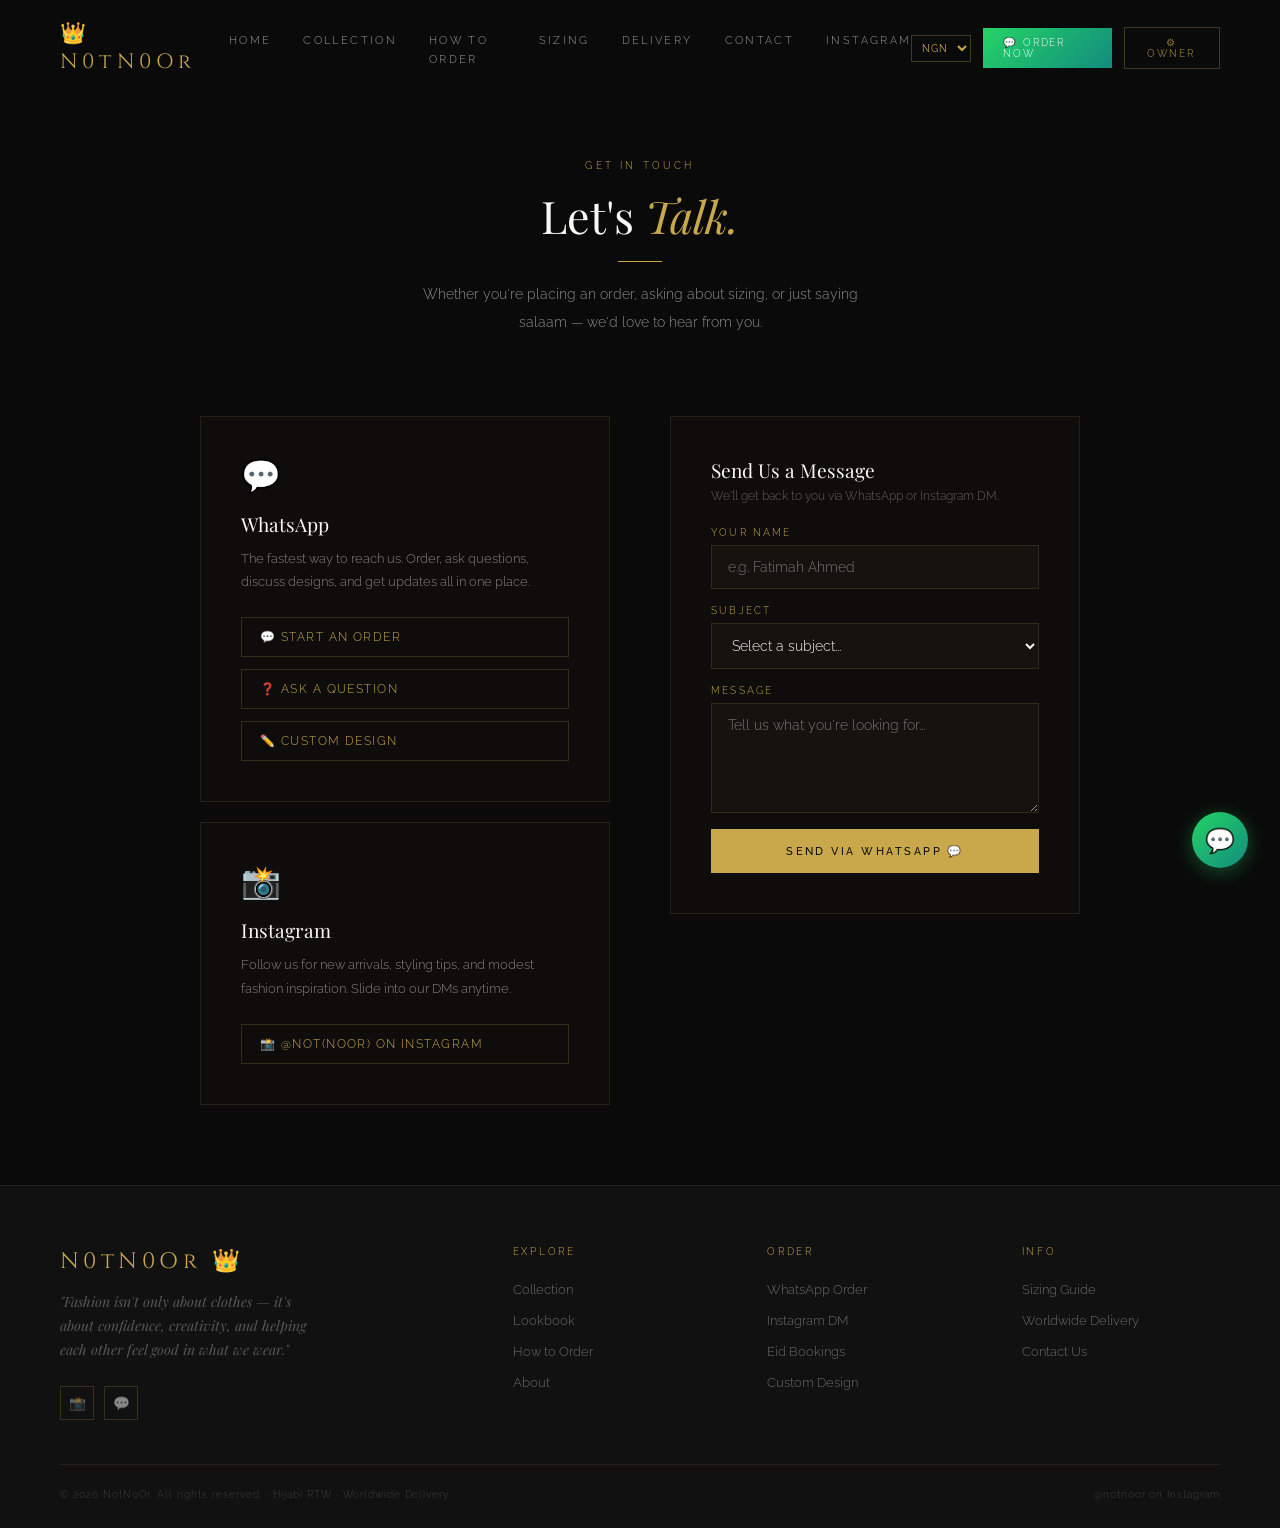
<file: contact.html>
<!DOCTYPE html>
<html lang="en">
<head>
<meta charset="UTF-8">
<meta name="viewport" content="width=device-width, initial-scale=1.0">
<title>N0tN0Or — Hijabi RTW | Worldwide Delivery</title>
<link href="https://fonts.googleapis.com/css2?family=Playfair+Display:ital,wght@0,400;0,500;0,700;1,400;1,500&family=Raleway:wght@200;300;400;500;600&family=Cinzel:wght@400;500&display=swap" rel="stylesheet">
<link rel="stylesheet" href="style.css">
<!--
/* ═══════════════════════════════════════════
   VARIABLES & RESET
═══════════════════════════════════════════ */
:root {
  --black:#0a0a0a; --near-black:#111111; --dark:#1a1410;
  --gold:#c9a84c; --gold-light:#e8cc7a; --gold-dim:rgba(201,168,76,0.3);
  --rose:#d4697a; --rose-light:#e8a0b0; --rose-pale:#f5d8df;
  --white:#faf8f5; --off-white:#f0ece6; --grey:#888;
  --success:#25d366; --danger:#e05050; --admin-bg:#0d0d0d;
}
*{margin:0;padding:0;box-sizing:border-box;}
html{scroll-behavior:smooth;}
body{background:var(--black);color:var(--white);font-family:'Raleway',sans-serif;font-weight:300;overflow-x:hidden;}

body{cursor:auto;}}

/* ═══════════════════════════════════════════
   PAGE SYSTEM
═══════════════════════════════════════════ */
.page{display:none;min-height:100vh;}
.page.active{display:block;}

/* ═══════════════════════════════════════════
   NAV
═══════════════════════════════════════════ */
nav{position:fixed;top:var(--nav-top,0);width:100%;z-index:1000;padding:20px 60px;display:flex;align-items:center;justify-content:space-between;transition:background .3s,border-bottom .3s,top .3s;}
nav.scrolled{background:rgba(10,10,10,0.97);backdrop-filter:blur(12px);border-bottom:1px solid rgba(201,168,76,0.08);}
body.ann-visible{--nav-top:38px;}
.ann-bar{position:fixed;top:0;left:0;right:0;z-index:1100;}
.nav-logo{font-family:'Cinzel',serif;font-size:1.3rem;letter-spacing:.25em;color:var(--gold);text-decoration:none;display:flex;align-items:center;gap:10px;}
.nav-links{display:flex;gap:32px;list-style:none;}
.nav-links a{font-size:.67rem;letter-spacing:.22em;text-transform:uppercase;color:rgba(250,248,245,.6);text-decoration:none;transition:color .3s;}
.nav-links a:hover,.nav-links a.active-link{color:var(--gold);}
.nav-right{display:flex;gap:12px;align-items:center;}
.nav-wa{background:linear-gradient(135deg,#25d366,#128c7e);color:#fff;padding:9px 20px;font-size:.63rem;letter-spacing:.18em;text-transform:uppercase;text-decoration:none;transition:opacity .3s;display:flex;align-items:center;gap:7px;}
.nav-wa:hover{opacity:.85;}
.nav-admin-btn{background:none;border:1px solid rgba(201,168,76,.3);color:rgba(201,168,76,.7);padding:9px 18px;font-size:.62rem;letter-spacing:.2em;text-transform:uppercase;font-family:'Raleway',sans-serif;transition:all .3s;}
.nav-admin-btn:hover{border-color:var(--gold);color:var(--gold);}
.hamburger{display:none;flex-direction:column;gap:5px;padding:4px;background:none;border:none;}
.hamburger span{display:block;width:24px;height:1px;background:var(--gold);}

/* ═══════════════════════════════════════════
   MOBILE MENU
═══════════════════════════════════════════ */
.mobile-menu{display:none;position:fixed;inset:0;z-index:999;background:rgba(10,10,10,.98);flex-direction:column;align-items:center;justify-content:center;gap:32px;}
.mobile-menu.open{display:flex;}
.mobile-menu a,.mobile-menu button.mm-link{font-family:'Cinzel',serif;font-size:1.1rem;letter-spacing:.2em;text-transform:uppercase;color:var(--gold);text-decoration:none;background:none;border:none;}
.mm-close{position:absolute;top:28px;right:28px;background:none;border:none;color:var(--gold);font-size:1.5rem;}

/* ═══════════════════════════════════════════
   UTILITIES
═══════════════════════════════════════════ */
.s-label{font-size:.62rem;letter-spacing:.32em;text-transform:uppercase;color:var(--gold);margin-bottom:18px;display:block;}
.s-title{font-family:'Playfair Display',serif;font-size:clamp(2rem,3.5vw,3.5rem);font-weight:400;line-height:1.2;color:var(--white);}
.s-title .italic{font-style:italic;color:var(--gold);}
.s-title .rose{color:var(--rose-light);}
.s-body{font-size:.9rem;line-height:1.95;color:rgba(250,248,245,.55);margin-top:20px;max-width:480px;}
.deco-line{width:44px;height:1px;background:var(--gold);margin:18px 0;}
.deco-line.rose{background:var(--rose);}
.deco-line.center{margin:18px auto;}
.section{padding:110px 60px;}
.reveal{opacity:0;transform:translateY(32px);transition:opacity .85s ease,transform .85s ease;}
.reveal.on{opacity:1;transform:none;}
.d1{transition-delay:.1s;}.d2{transition-delay:.2s;}.d3{transition-delay:.3s;}.d4{transition-delay:.4s;}.d5{transition-delay:.5s;}
.btn-gold{background:var(--gold);color:var(--black);padding:15px 38px;font-family:'Raleway',sans-serif;font-size:.7rem;letter-spacing:.22em;text-transform:uppercase;font-weight:500;text-decoration:none;border:none;transition:background .3s,transform .3s;display:inline-flex;align-items:center;gap:10px;}
.btn-gold:hover{background:var(--gold-light);transform:translateY(-2px);}
.btn-outline{border:1px solid var(--gold);color:var(--gold);padding:14px 34px;font-family:'Raleway',sans-serif;font-size:.7rem;letter-spacing:.22em;text-transform:uppercase;text-decoration:none;transition:all .3s;display:inline-flex;align-items:center;gap:10px;background:none;}
.btn-outline:hover{background:var(--gold);color:var(--black);}
.btn-rose{background:var(--rose);color:#fff;padding:15px 38px;font-family:'Raleway',sans-serif;font-size:.7rem;letter-spacing:.22em;text-transform:uppercase;font-weight:500;text-decoration:none;border:none;transition:background .3s,transform .3s;display:inline-flex;align-items:center;gap:10px;}
.btn-rose:hover{background:var(--rose-light);color:var(--black);transform:translateY(-2px);}
.wa-float{position:fixed;bottom:32px;right:32px;z-index:500;width:56px;height:56px;background:linear-gradient(135deg,#25d366,#128c7e);border-radius:50%;display:flex;align-items:center;justify-content:center;font-size:1.5rem;text-decoration:none;box-shadow:0 4px 20px rgba(37,211,102,.35);transition:transform .3s,box-shadow .3s;}
.wa-float:hover{transform:scale(1.1);box-shadow:0 6px 28px rgba(37,211,102,.5);}

/* ═══════════════════════════════════════════
   MARQUEE
═══════════════════════════════════════════ */
.marquee{background:var(--gold);padding:13px 0;overflow:hidden;}
.marquee-track{display:flex;animation:marquee 25s linear infinite;white-space:nowrap;}
.marquee-item{font-family:'Cinzel',serif;font-size:.72rem;letter-spacing:.2em;text-transform:uppercase;color:var(--black);padding:0 36px;display:flex;align-items:center;gap:36px;}

/* ═══════════════════════════════════════════
   HOME PAGE
═══════════════════════════════════════════ */
.hero{min-height:100vh;display:flex;flex-direction:column;justify-content:center;position:relative;overflow:hidden;padding:140px 60px 100px;}
.hero-bg{position:absolute;inset:0;background:radial-gradient(ellipse at 80% 50%,rgba(201,168,76,.07) 0%,transparent 55%),radial-gradient(ellipse at 20% 80%,rgba(212,105,122,.08) 0%,transparent 50%),linear-gradient(160deg,#0a0a0a 0%,#12100e 100%);}
.hero-grid{position:absolute;inset:0;background-image:linear-gradient(rgba(201,168,76,.04) 1px,transparent 1px),linear-gradient(90deg,rgba(201,168,76,.04) 1px,transparent 1px);background-size:60px 60px;}
.hero-big-n{position:absolute;right:-40px;top:50%;transform:translateY(-50%);font-family:'Cinzel',serif;font-size:28vw;color:rgba(201,168,76,.04);line-height:1;user-select:none;pointer-events:none;}
.hero-content{position:relative;z-index:2;max-width:760px;}
.hero-badge{display:inline-flex;align-items:center;gap:10px;border:1px solid var(--gold-dim);padding:8px 20px;font-size:.62rem;letter-spacing:.28em;text-transform:uppercase;color:var(--gold);margin-bottom:32px;opacity:0;animation:fadeUp 1s .2s forwards;}
.hero-badge-dot{width:6px;height:6px;background:var(--gold);border-radius:50%;animation:pulse 2s infinite;}
.hero-title{font-family:'Playfair Display',serif;font-size:clamp(3rem,6vw,7rem);font-weight:400;line-height:1.05;opacity:0;animation:fadeUp 1s .4s forwards;}
.hero-title .gold{color:var(--gold);}
.hero-title .italic{font-style:italic;}
.hero-title .outline{-webkit-text-stroke:1px var(--gold);color:transparent;}
.hero-sub{margin-top:24px;max-width:480px;font-size:.9rem;line-height:1.95;color:rgba(250,248,245,.5);opacity:0;animation:fadeUp 1s .6s forwards;}
.hero-actions{margin-top:48px;display:flex;gap:14px;flex-wrap:wrap;opacity:0;animation:fadeUp 1s .8s forwards;}
.hero-stats{position:absolute;right:60px;bottom:80px;z-index:2;display:flex;gap:44px;opacity:0;animation:fadeIn 1s 1.4s forwards;}
.stat-val{font-family:'Playfair Display',serif;font-size:2.1rem;font-weight:400;color:var(--gold);}
.stat-lbl{font-size:.58rem;letter-spacing:.2em;text-transform:uppercase;color:rgba(250,248,245,.4);margin-top:4px;}

/* ABOUT */
.about{background:var(--near-black);display:grid;grid-template-columns:1fr 1fr;min-height:80vh;}
.about-vis{position:relative;overflow:hidden;background:linear-gradient(160deg,#1a120c 0%,#0d0905 100%);display:flex;align-items:center;justify-content:center;}
.about-big-logo{font-family:'Cinzel',serif;font-size:13rem;color:rgba(201,168,76,.05);user-select:none;line-height:1;}
.about-glow{position:absolute;top:50%;left:50%;transform:translate(-50%,-50%);width:280px;height:280px;background:radial-gradient(circle,rgba(201,168,76,.08) 0%,transparent 70%);}
.about-card{position:absolute;bottom:48px;left:36px;right:36px;border:1px solid var(--gold-dim);padding:28px 32px;background:rgba(10,10,10,.88);backdrop-filter:blur(12px);}
.about-card-q{font-family:'Playfair Display',serif;font-style:italic;font-size:1.05rem;line-height:1.7;color:var(--off-white);}
.about-card-attr{margin-top:12px;font-size:.6rem;letter-spacing:.25em;text-transform:uppercase;color:var(--gold);}
.about-content{padding:90px 70px;display:flex;flex-direction:column;justify-content:center;}
.about-pills{display:flex;flex-wrap:wrap;gap:9px;margin-top:36px;}
.pill{border:1px solid rgba(201,168,76,.22);padding:7px 16px;font-size:.6rem;letter-spacing:.18em;text-transform:uppercase;color:rgba(250,248,245,.45);transition:all .3s;}
.pill:hover{border-color:var(--gold);color:var(--gold);}

/* COLLECTION GRID */
.coll-header{display:flex;justify-content:space-between;align-items:flex-end;margin-bottom:56px;flex-wrap:wrap;gap:20px;}
.product-grid{display:grid;grid-template-columns:repeat(auto-fill,minmax(300px,1fr));gap:3px;}
.prod-card{position:relative;overflow:hidden;background:var(--near-black);}
.prod-visual{aspect-ratio:3/4;position:relative;overflow:hidden;}
.prod-visual img{width:100%;height:100%;object-fit:cover;transition:transform .7s ease;}
.prod-card:hover .prod-visual img{transform:scale(1.06);}
.prod-visual-placeholder{width:100%;height:100%;display:flex;align-items:center;justify-content:center;transition:transform .7s ease;}
.prod-card:hover .prod-visual-placeholder{transform:scale(1.06);}
.prod-shimmer{position:absolute;inset:0;background:linear-gradient(135deg,rgba(255,255,255,0) 40%,rgba(255,255,255,.05) 50%,rgba(255,255,255,0) 60%);background-size:200% 200%;pointer-events:none;}
.prod-overlay{position:absolute;inset:0;background:linear-gradient(to top,rgba(0,0,0,.88) 0%,rgba(0,0,0,.1) 50%,transparent 100%);display:flex;flex-direction:column;justify-content:flex-end;padding:24px;opacity:0;transition:opacity .4s;}
.prod-card:hover .prod-overlay{opacity:1;}
.prod-tag{font-size:.57rem;letter-spacing:.24em;text-transform:uppercase;color:var(--gold);margin-bottom:6px;}
.prod-name{font-family:'Playfair Display',serif;font-style:italic;font-size:1.3rem;color:var(--white);}
.prod-desc{font-size:.78rem;color:rgba(250,248,245,.6);margin-top:6px;line-height:1.5;}
.prod-price{font-family:'Cinzel',serif;font-size:.9rem;color:var(--gold);margin-top:10px;}
.prod-order-btn{margin-top:14px;display:inline-flex;align-items:center;gap:7px;font-size:.62rem;letter-spacing:.2em;text-transform:uppercase;color:var(--gold);text-decoration:none;border-bottom:1px solid var(--gold-dim);padding-bottom:3px;transition:border-color .3s;}
.prod-order-btn:hover{border-color:var(--gold);}
.prod-badge{position:absolute;top:16px;right:16px;z-index:2;background:var(--gold);color:var(--black);font-size:.53rem;letter-spacing:.14em;text-transform:uppercase;font-weight:600;padding:4px 10px;}
.prod-badge.sold{background:var(--grey);}
.prod-badge.new{background:var(--rose);}
.no-products{text-align:center;padding:100px 40px;color:rgba(250,248,245,.3);font-family:'Playfair Display',serif;font-style:italic;font-size:1.3rem;}

/* GRADIENTS for placeholder cards */
.g1{background:linear-gradient(160deg,#2a1520 0%,#6b2840 50%,#c9506a 100%);}
.g2{background:linear-gradient(160deg,#1c1c2e 0%,#4a3a6e 100%);}
.g3{background:linear-gradient(160deg,#0f1a0f 0%,#1e4d1e 60%,#2d7a2d 100%);}
.g4{background:linear-gradient(160deg,#1a1008 0%,#4d3010 60%,#8a5a20 100%);}
.g5{background:linear-gradient(160deg,#1a0f14 0%,#5c2040 70%,#a03060 100%);}
.g6{background:linear-gradient(160deg,#0f0f1a 0%,#2a2050 70%,#5040a0 100%);}

/* HOW TO ORDER */
.how{background:linear-gradient(160deg,#0d0905 0%,#12100e 100%);}
.how-inner{max-width:1100px;margin:0 auto;display:grid;grid-template-columns:1fr 1.1fr;gap:80px;align-items:start;}
.how-steps{display:flex;flex-direction:column;}
.how-step{display:flex;gap:22px;align-items:flex-start;padding:22px 0;border-bottom:1px solid rgba(201,168,76,.1);}
.how-step:last-child{border-bottom:none;}
.step-num{font-family:'Playfair Display',serif;font-size:2.3rem;color:var(--gold-dim);line-height:1;flex-shrink:0;width:44px;transition:color .3s;}
.how-step:hover .step-num{color:var(--gold);}
.step-title{font-size:.78rem;letter-spacing:.15em;text-transform:uppercase;color:var(--white);margin-bottom:5px;font-weight:500;}
.step-desc{font-size:.83rem;line-height:1.7;color:rgba(250,248,245,.45);}
.how-cta-box{border:1px solid var(--gold-dim);padding:44px;background:rgba(201,168,76,.03);position:relative;overflow:hidden;}
.how-cta-box::before{content:'';position:absolute;top:-1px;left:0;right:0;height:2px;background:linear-gradient(90deg,transparent,var(--gold),transparent);}
.cta-title{font-family:'Playfair Display',serif;font-size:1.6rem;font-style:italic;color:var(--white);line-height:1.4;}
.cta-body{font-size:.83rem;line-height:1.85;color:rgba(250,248,245,.5);margin:18px 0 32px;}
.how-wa-btn{display:flex;align-items:center;gap:12px;background:linear-gradient(135deg,#25d366,#128c7e);color:#fff;padding:17px 34px;text-decoration:none;font-size:.7rem;letter-spacing:.2em;text-transform:uppercase;transition:opacity .3s,transform .3s;font-weight:500;}
.how-wa-btn:hover{opacity:.9;transform:translateY(-2px);}
.how-or{margin:16px 0;font-size:.62rem;letter-spacing:.2em;text-transform:uppercase;color:rgba(250,248,245,.2);text-align:center;}
.how-ig-btn{display:flex;align-items:center;justify-content:center;gap:10px;border:1px solid rgba(201,168,76,.25);color:var(--gold);padding:15px 34px;text-decoration:none;font-size:.68rem;letter-spacing:.18em;text-transform:uppercase;transition:all .3s;}
.how-ig-btn:hover{background:var(--gold);color:var(--black);}

/* PHILOSOPHY */
.philosophy{background:var(--near-black);position:relative;overflow:hidden;}
.phil-bg-text{position:absolute;top:50%;left:50%;transform:translate(-50%,-50%);font-family:'Playfair Display',serif;font-size:20vw;font-style:italic;color:rgba(255,255,255,.02);white-space:nowrap;user-select:none;}
.phil-inner{max-width:900px;margin:0 auto;text-align:center;position:relative;z-index:1;}
.phil-quote{font-family:'Playfair Display',serif;font-style:italic;font-size:clamp(1.5rem,2.8vw,2.4rem);line-height:1.55;color:var(--white);margin:44px 0;}
.phil-quote .hl{color:var(--gold);}
.phil-points{display:grid;grid-template-columns:repeat(3,1fr);gap:2px;margin-top:64px;}
.phil-pt{padding:44px 32px;border:1px solid rgba(201,168,76,.08);background:rgba(201,168,76,.02);transition:background .3s,border-color .3s;}
.phil-pt:hover{background:rgba(201,168,76,.05);border-color:var(--gold-dim);}
.phil-pt-icon{font-size:1.7rem;margin-bottom:18px;}
.phil-pt-title{font-family:'Playfair Display',serif;font-size:1rem;color:var(--white);margin-bottom:10px;}
.phil-pt-body{font-size:.8rem;line-height:1.8;color:rgba(250,248,245,.45);}

/* LOOKBOOK */
.lb-grid{display:grid;grid-template-columns:repeat(4,1fr);grid-template-rows:auto auto;gap:3px;margin-top:60px;}
.lb-item{position:relative;overflow:hidden;}
.lb-item:nth-child(1){grid-column:span 2;grid-row:span 2;}
.lb-item:nth-child(5){grid-column:span 2;}
.lb-vis{aspect-ratio:1;position:relative;}
.lb-item:nth-child(1) .lb-vis{height:100%;aspect-ratio:unset;min-height:480px;}
.lb-item:nth-child(5) .lb-vis{aspect-ratio:2/1;}
.lb-bg{position:absolute;inset:0;transition:transform .6s;}
.lb-item:hover .lb-bg{transform:scale(1.05);}
.lb-shine{position:absolute;inset:0;background:radial-gradient(ellipse at 30% 20%,rgba(255,255,255,.1) 0%,transparent 60%);}
.lb-cap{position:absolute;inset:0;background:linear-gradient(to top,rgba(0,0,0,.8) 0%,transparent 50%);display:flex;align-items:flex-end;padding:22px;opacity:0;transition:opacity .4s;}
.lb-item:hover .lb-cap{opacity:1;}
.lb-cap-text{font-family:'Playfair Display',serif;font-style:italic;font-size:.92rem;color:var(--white);}

/* TESTIMONIALS */
.testi-grid{display:grid;grid-template-columns:repeat(3,1fr);gap:2px;margin-top:60px;}
.testi-card{padding:38px 32px;background:rgba(201,168,76,.03);border:1px solid rgba(201,168,76,.08);transition:border-color .3s;position:relative;}
.testi-card:hover{border-color:rgba(201,168,76,.2);}
.testi-top{display:flex;align-items:center;gap:12px;margin-bottom:20px;}
.testi-avatar{width:42px;height:42px;border-radius:50%;border:1px solid var(--gold-dim);display:flex;align-items:center;justify-content:center;font-family:'Playfair Display',serif;font-size:1rem;color:var(--gold);flex-shrink:0;}
.testi-name{font-size:.76rem;letter-spacing:.1em;text-transform:uppercase;color:var(--white);font-weight:500;}
.testi-loc{font-size:.63rem;color:rgba(250,248,245,.35);margin-top:2px;}
.testi-stars{color:var(--gold);font-size:.72rem;letter-spacing:3px;margin-bottom:14px;}
.testi-text{font-family:'Playfair Display',serif;font-style:italic;font-size:.97rem;line-height:1.75;color:rgba(250,248,245,.72);}
.testi-mark{position:absolute;top:20px;right:24px;font-family:'Playfair Display',serif;font-size:3.5rem;color:rgba(201,168,76,.07);line-height:1;}

/* IG CTA */
.igcta{background:linear-gradient(135deg,#0a0a0a 0%,#1a0e12 50%,#0a0a0a 100%);text-align:center;position:relative;overflow:hidden;}
.igcta-glow{position:absolute;top:50%;left:50%;transform:translate(-50%,-50%);width:500px;height:500px;background:radial-gradient(circle,rgba(212,105,122,.06) 0%,transparent 70%);}
.igcta-inner{position:relative;z-index:1;}
.igcta-title{font-family:'Playfair Display',serif;font-size:clamp(2rem,4vw,3.8rem);line-height:1.2;}
.igcta-title .italic{font-style:italic;color:var(--rose-light);}
.igcta-body{font-size:.9rem;line-height:1.9;color:rgba(250,248,245,.5);margin:20px auto;max-width:460px;}
.igcta-btn{display:inline-flex;align-items:center;gap:12px;background:linear-gradient(135deg,#833ab4,#fd1d1d,#fcb045);color:#fff;padding:17px 44px;text-decoration:none;font-size:.7rem;letter-spacing:.22em;text-transform:uppercase;font-weight:500;transition:opacity .3s,transform .3s;margin-top:10px;}
.igcta-btn:hover{opacity:.88;transform:translateY(-2px);}
.ig-handle{margin-top:14px;font-family:'Playfair Display',serif;font-style:italic;font-size:.95rem;color:rgba(250,248,245,.22);}

/* ═══════════════════════════════════════════
   SIZING PAGE
═══════════════════════════════════════════ */
.sizing-hero{padding:160px 60px 80px;text-align:center;background:linear-gradient(160deg,#0a0a0a 0%,#1a120c 100%);}
.sizing-table-wrap{max-width:900px;margin:60px auto;padding:0 60px;}
.size-table{width:100%;border-collapse:collapse;}
.size-table th{background:rgba(201,168,76,.1);color:var(--gold);font-size:.65rem;letter-spacing:.22em;text-transform:uppercase;padding:16px 20px;text-align:left;font-weight:500;border-bottom:1px solid var(--gold-dim);}
.size-table td{padding:14px 20px;font-size:.85rem;color:rgba(250,248,245,.65);border-bottom:1px solid rgba(201,168,76,.07);}
.size-table tr:hover td{background:rgba(201,168,76,.03);}
.size-table td:first-child{color:var(--white);font-weight:400;}
.sizing-tips{max-width:900px;margin:0 auto 60px;padding:0 60px;display:grid;grid-template-columns:1fr 1fr;gap:20px;}
.tip-card{background:rgba(201,168,76,.03);border:1px solid rgba(201,168,76,.1);padding:28px;transition:border-color .3s;}
.tip-card:hover{border-color:var(--gold-dim);}
.tip-icon{font-size:1.5rem;margin-bottom:12px;}
.tip-title{font-size:.78rem;letter-spacing:.15em;text-transform:uppercase;color:var(--white);margin-bottom:8px;}
.tip-body{font-size:.82rem;line-height:1.7;color:rgba(250,248,245,.45);}

/* ═══════════════════════════════════════════
   DELIVERY PAGE
═══════════════════════════════════════════ */
.delivery-hero{padding:160px 60px 80px;text-align:center;background:linear-gradient(160deg,#0a0a0a 0%,#0d1410 100%);}
.delivery-zones{max-width:1000px;margin:60px auto;padding:0 60px;display:grid;grid-template-columns:repeat(3,1fr);gap:3px;}
.zone-card{padding:40px 32px;background:rgba(201,168,76,.03);border:1px solid rgba(201,168,76,.08);transition:all .3s;text-align:center;}
.zone-card:hover{border-color:var(--gold-dim);background:rgba(201,168,76,.06);}
.zone-icon{font-size:2.2rem;margin-bottom:16px;}
.zone-name{font-family:'Playfair Display',serif;font-size:1.1rem;color:var(--white);margin-bottom:10px;}
.zone-time{font-size:.65rem;letter-spacing:.2em;text-transform:uppercase;color:var(--gold);margin-bottom:14px;}
.zone-desc{font-size:.8rem;line-height:1.7;color:rgba(250,248,245,.45);}
.delivery-note{max-width:700px;margin:48px auto;padding:32px;border:1px solid var(--gold-dim);background:rgba(201,168,76,.04);text-align:center;}
.delivery-note p{font-family:'Playfair Display',serif;font-style:italic;font-size:1rem;line-height:1.7;color:var(--off-white);}

/* ═══════════════════════════════════════════
   CONTACT PAGE
═══════════════════════════════════════════ */
.contact-hero{padding:160px 60px 80px;text-align:center;}
.contact-grid{max-width:1000px;margin:0 auto;padding:0 60px 80px;display:grid;grid-template-columns:1fr 1fr;gap:60px;align-items:start;}
.contact-card{border:1px solid rgba(201,168,76,.12);padding:40px;background:rgba(201,168,76,.02);transition:border-color .3s;}
.contact-card:hover{border-color:var(--gold-dim);}
.contact-card-icon{font-size:2rem;margin-bottom:16px;}
.contact-card-title{font-family:'Playfair Display',serif;font-size:1.2rem;color:var(--white);margin-bottom:10px;}
.contact-card-body{font-size:.83rem;line-height:1.75;color:rgba(250,248,245,.5);margin-bottom:24px;}
.contact-links{display:flex;flex-direction:column;gap:12px;}
.contact-link{display:flex;align-items:center;gap:10px;font-size:.75rem;letter-spacing:.12em;text-transform:uppercase;color:var(--gold);text-decoration:none;padding:12px 18px;border:1px solid rgba(201,168,76,.2);transition:all .3s;}
.contact-link:hover{background:var(--gold);color:var(--black);border-color:var(--gold);}
.contact-form{display:flex;flex-direction:column;gap:16px;}
.form-group{display:flex;flex-direction:column;gap:7px;}
.form-group label{font-size:.62rem;letter-spacing:.22em;text-transform:uppercase;color:var(--gold);}
.form-group input,.form-group textarea,.form-group select{background:rgba(201,168,76,.04);border:1px solid rgba(201,168,76,.15);color:var(--white);padding:13px 16px;font-family:'Raleway',sans-serif;font-size:.85rem;font-weight:300;outline:none;transition:border-color .3s;}
.form-group input:focus,.form-group textarea:focus,.form-group select:focus{border-color:var(--gold);}
.form-group textarea{min-height:110px;resize:vertical;}
.form-group select option{background:var(--near-black);}
.form-submit{background:var(--gold);color:var(--black);border:none;padding:15px 36px;font-family:'Raleway',sans-serif;font-size:.7rem;letter-spacing:.22em;text-transform:uppercase;font-weight:500;transition:background .3s;}
.form-submit:hover{background:var(--gold-light);}
.form-success{display:none;background:rgba(37,211,102,.1);border:1px solid rgba(37,211,102,.3);padding:16px;color:#25d366;font-size:.85rem;text-align:center;margin-top:10px;}

/* ═══════════════════════════════════════════
   ADMIN LOGIN
═══════════════════════════════════════════ */
#page-login{background:var(--admin-bg);min-height:100vh;display:none;align-items:center;justify-content:center;}
#page-login.active{display:flex;}
.login-box{width:100%;max-width:440px;padding:52px 48px;border:1px solid rgba(201,168,76,.2);background:rgba(201,168,76,.02);position:relative;overflow:hidden;}
.login-box::before{content:'';position:absolute;top:-1px;left:0;right:0;height:2px;background:linear-gradient(90deg,transparent,var(--gold),transparent);}
.login-logo{font-family:'Cinzel',serif;font-size:1.4rem;letter-spacing:.3em;color:var(--gold);text-align:center;margin-bottom:8px;}
.login-sub{font-size:.62rem;letter-spacing:.22em;text-transform:uppercase;color:rgba(250,248,245,.35);text-align:center;margin-bottom:40px;}
.login-form{display:flex;flex-direction:column;gap:18px;}
.login-form label{font-size:.6rem;letter-spacing:.22em;text-transform:uppercase;color:var(--gold);display:block;margin-bottom:6px;}
.login-form input{width:100%;background:rgba(201,168,76,.04);border:1px solid rgba(201,168,76,.15);color:var(--white);padding:14px 16px;font-family:'Raleway',sans-serif;font-size:.9rem;outline:none;transition:border-color .3s;}
.login-form input:focus{border-color:var(--gold);}
.login-btn{background:var(--gold);color:var(--black);border:none;padding:15px;font-family:'Raleway',sans-serif;font-size:.72rem;letter-spacing:.22em;text-transform:uppercase;font-weight:500;transition:background .3s;width:100%;margin-top:8px;}
.login-btn:hover{background:var(--gold-light);}
.login-err{color:var(--danger);font-size:.78rem;text-align:center;display:none;margin-top:4px;}
.login-back{display:block;text-align:center;margin-top:20px;font-size:.62rem;letter-spacing:.18em;text-transform:uppercase;color:rgba(250,248,245,.3);text-decoration:none;transition:color .3s;}
.login-back:hover{color:var(--gold);}

/* ═══════════════════════════════════════════
   ADMIN DASHBOARD
═══════════════════════════════════════════ */
#page-admin{background:var(--admin-bg);min-height:100vh;display:none;}
#page-admin.active{display:block;}
.admin-layout{display:grid;grid-template-columns:260px 1fr;min-height:100vh;}
.admin-sidebar{background:#0d0d0d;border-right:1px solid rgba(201,168,76,.1);padding:32px 0;display:flex;flex-direction:column;position:sticky;top:0;height:100vh;overflow-y:auto;}
.sidebar-logo{font-family:'Cinzel',serif;font-size:1.1rem;letter-spacing:.2em;color:var(--gold);padding:0 28px 32px;border-bottom:1px solid rgba(201,168,76,.1);margin-bottom:20px;}
.sidebar-logo span{display:block;font-family:'Raleway',sans-serif;font-size:.58rem;letter-spacing:.18em;text-transform:uppercase;color:rgba(250,248,245,.3);margin-top:4px;}
.sidebar-nav{display:flex;flex-direction:column;flex:1;}
.sb-link{display:flex;align-items:center;gap:12px;padding:13px 28px;font-size:.72rem;letter-spacing:.15em;text-transform:uppercase;color:rgba(250,248,245,.45);text-decoration:none;transition:all .3s;border-left:2px solid transparent;background:none;border-right:none;border-top:none;border-bottom:none;width:100%;text-align:left;font-family:'Raleway',sans-serif;font-weight:400;}
.sb-link:hover,.sb-link.active{color:var(--gold);background:rgba(201,168,76,.05);border-left-color:var(--gold);}
.sb-link .sb-icon{font-size:1rem;flex-shrink:0;width:20px;}
.sidebar-footer{padding:20px 28px;border-top:1px solid rgba(201,168,76,.1);margin-top:auto;}
.sb-logout{width:100%;background:none;border:1px solid rgba(212,105,122,.3);color:var(--rose-light);padding:10px;font-family:'Raleway',sans-serif;font-size:.62rem;letter-spacing:.18em;text-transform:uppercase;transition:all .3s;}
.sb-logout:hover{background:var(--rose);color:#fff;border-color:var(--rose);}
.admin-main{padding:48px 52px;overflow-y:auto;}
.admin-panel{display:none;}
.admin-panel.active{display:block;}
.admin-topbar{display:flex;align-items:center;justify-content:space-between;margin-bottom:40px;}
.admin-page-title{font-family:'Playfair Display',serif;font-size:1.9rem;font-weight:400;color:var(--white);}
.admin-page-sub{font-size:.75rem;color:rgba(250,248,245,.35);margin-top:4px;letter-spacing:.1em;}

.admin-mobile-nav{display:none;margin-bottom:28px;}
.admin-mobile-nav label{font-size:.65rem;letter-spacing:.18em;color:rgba(250,248,245,.6);margin-bottom:6px;display:block;}
.admin-mobile-nav select{width:100%;background:rgba(201,168,76,.04);border:1px solid rgba(201,168,76,.15);color:var(--white);padding:12px 14px;font-family:'Raleway',sans-serif;font-size:.85rem;outline:none;cursor:pointer;transition:border-color .3s;}
.admin-mobile-nav select:focus{border-color:var(--gold);}

/* DASHBOARD STATS */
.dash-stats{display:grid;grid-template-columns:repeat(4,1fr);gap:16px;margin-bottom:40px;}
.dash-stat{background:rgba(201,168,76,.04);border:1px solid rgba(201,168,76,.1);padding:24px;transition:border-color .3s;}
.dash-stat:hover{border-color:var(--gold-dim);}
.dash-stat-val{font-family:'Playfair Display',serif;font-size:2rem;color:var(--gold);}
.dash-stat-lbl{font-size:.6rem;letter-spacing:.2em;text-transform:uppercase;color:rgba(250,248,245,.35);margin-top:6px;}
.dash-stat-icon{font-size:1.4rem;float:right;opacity:.4;}
.dash-recent{display:grid;grid-template-columns:1fr 1fr;gap:20px;}
.dash-card{background:rgba(201,168,76,.03);border:1px solid rgba(201,168,76,.08);padding:28px;}
.dash-card-title{font-size:.65rem;letter-spacing:.25em;text-transform:uppercase;color:var(--gold);margin-bottom:18px;}
.activity-item{display:flex;gap:12px;align-items:flex-start;padding:10px 0;border-bottom:1px solid rgba(201,168,76,.06);}
.activity-item:last-child{border-bottom:none;}
.act-dot{width:7px;height:7px;background:var(--gold);border-radius:50%;margin-top:5px;flex-shrink:0;}
.act-text{font-size:.8rem;color:rgba(250,248,245,.55);line-height:1.5;}
.act-time{font-size:.65rem;color:rgba(250,248,245,.25);margin-top:2px;}

/* PRODUCTS ADMIN */
.prod-admin-toolbar{display:flex;gap:12px;align-items:center;margin-bottom:28px;flex-wrap:wrap;}
.search-input{background:rgba(201,168,76,.04);border:1px solid rgba(201,168,76,.15);color:var(--white);padding:11px 16px;font-family:'Raleway',sans-serif;font-size:.83rem;outline:none;transition:border-color .3s;min-width:240px;}
.search-input:focus{border-color:var(--gold);}
.filter-sel{background:rgba(201,168,76,.04);border:1px solid rgba(201,168,76,.15);color:var(--white);padding:11px 16px;font-family:'Raleway',sans-serif;font-size:.8rem;outline:none;}
.filter-sel option{background:var(--near-black);}
.admin-prod-grid{display:grid;grid-template-columns:repeat(auto-fill,minmax(240px,1fr));gap:16px;}
.admin-prod-card{background:rgba(201,168,76,.03);border:1px solid rgba(201,168,76,.08);overflow:hidden;transition:border-color .3s;}
.admin-prod-card:hover{border-color:var(--gold-dim);}
.admin-prod-img{aspect-ratio:4/3;position:relative;overflow:hidden;}
.admin-prod-img-placeholder{width:100%;height:100%;display:flex;align-items:center;justify-content:center;font-size:2.5rem;}
.admin-prod-img img{width:100%;height:100%;object-fit:cover;}
.admin-prod-info{padding:16px;}
.admin-prod-name{font-family:'Playfair Display',serif;font-size:1rem;color:var(--white);margin-bottom:4px;}
.admin-prod-tag{font-size:.58rem;letter-spacing:.18em;text-transform:uppercase;color:var(--gold);margin-bottom:8px;}
.admin-prod-price{font-size:.82rem;color:rgba(250,248,245,.5);margin-bottom:14px;}
.admin-prod-actions{display:flex;gap:8px;}
.ap-btn{flex:1;padding:9px;font-size:.6rem;letter-spacing:.15em;text-transform:uppercase;border:none;font-family:'Raleway',sans-serif;font-weight:500;transition:opacity .3s;}
.ap-edit{background:rgba(201,168,76,.15);color:var(--gold);}
.ap-edit:hover{background:rgba(201,168,76,.25);}
.ap-del{background:rgba(224,80,80,.15);color:#e05050;}
.ap-del:hover{background:rgba(224,80,80,.3);}
.ap-toggle{background:rgba(37,211,102,.12);color:#25d366;font-size:.55rem;}
.ap-toggle:hover{background:rgba(37,211,102,.22);}

/* MODAL */
.modal-overlay{display:none;position:fixed;inset:0;z-index:5000;background:rgba(0,0,0,.8);backdrop-filter:blur(6px);align-items:center;justify-content:center;padding:20px;}
.modal-overlay.open{display:flex;}
.modal{background:#111;border:1px solid rgba(201,168,76,.2);padding:44px 48px;width:100%;max-width:580px;max-height:90vh;overflow-y:auto;position:relative;}
.modal::before{content:'';position:absolute;top:-1px;left:0;right:0;height:2px;background:linear-gradient(90deg,transparent,var(--gold),transparent);}
.modal-title{font-family:'Playfair Display',serif;font-size:1.5rem;color:var(--white);margin-bottom:6px;}
.modal-sub{font-size:.65rem;letter-spacing:.18em;text-transform:uppercase;color:rgba(250,248,245,.3);margin-bottom:32px;}
.modal-close{position:absolute;top:20px;right:20px;background:none;border:none;color:rgba(250,248,245,.4);font-size:1.3rem;transition:color .3s;}
.modal-close:hover{color:var(--white);}
.modal-form{display:flex;flex-direction:column;gap:18px;}
.modal-form label{font-size:.6rem;letter-spacing:.2em;text-transform:uppercase;color:var(--gold);display:block;margin-bottom:6px;}
.modal-form input,.modal-form textarea,.modal-form select{width:100%;background:rgba(201,168,76,.04);border:1px solid rgba(201,168,76,.15);color:var(--white);padding:13px 16px;font-family:'Raleway',sans-serif;font-size:.85rem;outline:none;transition:border-color .3s;}
.modal-form input:focus,.modal-form textarea:focus,.modal-form select:focus{border-color:var(--gold);}
.modal-form textarea{min-height:90px;resize:vertical;}
.modal-form select option{background:#111;}
.modal-form-row{display:grid;grid-template-columns:1fr 1fr;gap:16px;}
.modal-actions{display:flex;gap:12px;margin-top:8px;}
.modal-save{flex:1;background:var(--gold);color:var(--black);border:none;padding:15px;font-family:'Raleway',sans-serif;font-size:.7rem;letter-spacing:.2em;text-transform:uppercase;font-weight:500;transition:background .3s;}
.modal-save:hover{background:var(--gold-light);}
.modal-cancel{flex:1;background:none;border:1px solid rgba(250,248,245,.15);color:rgba(250,248,245,.5);padding:15px;font-family:'Raleway',sans-serif;font-size:.7rem;letter-spacing:.2em;text-transform:uppercase;transition:all .3s;}
.modal-cancel:hover{border-color:rgba(250,248,245,.35);color:var(--white);}
.img-upload-area{border:2px dashed rgba(201,168,76,.2);padding:32px;text-align:center;transition:border-color .3s;position:relative;}
.img-upload-area:hover{border-color:var(--gold);}
.img-upload-area input[type=file]{position:absolute;inset:0;opacity:0;width:100%;}
.img-upload-icon{font-size:2rem;margin-bottom:8px;}
.img-upload-text{font-size:.75rem;color:rgba(250,248,245,.4);}
.img-preview{width:100%;max-height:180px;object-fit:cover;margin-top:12px;display:none;}
.color-swatch-row{display:flex;gap:8px;flex-wrap:wrap;margin-top:4px;}
.color-chip{width:28px;height:28px;border-radius:50%;border:2px solid transparent;transition:transform .2s;}
.color-chip.selected{border-color:var(--white);transform:scale(1.2);}
.size-check-row{display:flex;flex-wrap:wrap;gap:8px;margin-top:4px;}
.size-chip{padding:6px 14px;border:1px solid rgba(201,168,76,.2);font-size:.65rem;letter-spacing:.12em;text-transform:uppercase;color:rgba(250,248,245,.5);transition:all .2s;}
.size-chip.selected{border-color:var(--gold);color:var(--gold);background:rgba(201,168,76,.08);}

/* ORDERS ADMIN */
.orders-table{width:100%;border-collapse:collapse;}
.orders-table th{background:rgba(201,168,76,.08);color:var(--gold);font-size:.62rem;letter-spacing:.2em;text-transform:uppercase;padding:14px 18px;text-align:left;font-weight:500;border-bottom:1px solid var(--gold-dim);}
.orders-table td{padding:14px 18px;font-size:.82rem;color:rgba(250,248,245,.6);border-bottom:1px solid rgba(201,168,76,.06);}
.orders-table tr:hover td{background:rgba(201,168,76,.03);}
.order-status{display:inline-block;padding:4px 12px;font-size:.58rem;letter-spacing:.15em;text-transform:uppercase;font-weight:600;}
.status-pending{background:rgba(201,168,76,.15);color:var(--gold);}
.status-confirmed{background:rgba(37,211,102,.12);color:#25d366;}
.status-shipped{background:rgba(100,160,255,.12);color:#64a0ff;}
.status-delivered{background:rgba(100,220,100,.12);color:#64dc64;}
.status-cancelled{background:rgba(224,80,80,.12);color:#e05050;}
.order-action-btn{background:none;border:1px solid rgba(201,168,76,.2);color:var(--gold);padding:5px 12px;font-size:.58rem;letter-spacing:.14em;text-transform:uppercase;font-family:'Raleway',sans-serif;transition:all .3s;margin-right:5px;}
.order-action-btn:hover{background:var(--gold);color:var(--black);}

/* SETTINGS ADMIN */
.settings-grid{display:grid;grid-template-columns:1fr 1fr;gap:24px;}
.settings-section{background:rgba(201,168,76,.03);border:1px solid rgba(201,168,76,.08);padding:32px;}
.settings-section.full{grid-column:span 2;}
.settings-title{font-family:'Playfair Display',serif;font-size:1.1rem;color:var(--white);margin-bottom:6px;}
.settings-sub{font-size:.7rem;color:rgba(250,248,245,.35);margin-bottom:24px;}
.toggle-row{display:flex;align-items:center;justify-content:space-between;padding:12px 0;border-bottom:1px solid rgba(201,168,76,.06);}
.toggle-row:last-child{border-bottom:none;}
.toggle-label{font-size:.8rem;color:rgba(250,248,245,.65);}
.toggle-desc{font-size:.68rem;color:rgba(250,248,245,.3);margin-top:2px;}
.toggle-switch{position:relative;width:44px;height:24px;flex-shrink:0;}
.toggle-switch input{opacity:0;width:0;height:0;}
.toggle-slider{position:absolute;inset:0;background:rgba(255,255,255,.1);border-radius:12px;transition:.3s;}
.toggle-slider::before{content:'';position:absolute;height:18px;width:18px;left:3px;bottom:3px;background:rgba(250,248,245,.5);border-radius:50%;transition:.3s;}
.toggle-switch input:checked+.toggle-slider{background:var(--gold);}
.toggle-switch input:checked+.toggle-slider::before{transform:translateX(20px);background:var(--black);}
.settings-save{background:var(--gold);color:var(--black);border:none;padding:13px 32px;font-family:'Raleway',sans-serif;font-size:.7rem;letter-spacing:.2em;text-transform:uppercase;font-weight:500;transition:background .3s;margin-top:20px;}
.settings-save:hover{background:var(--gold-light);}
.settings-danger-btn{background:none;border:1px solid rgba(224,80,80,.3);color:#e05050;padding:12px 28px;font-family:'Raleway',sans-serif;font-size:.68rem;letter-spacing:.18em;text-transform:uppercase;transition:all .3s;margin-top:12px;display:block;}
.settings-danger-btn:hover{background:rgba(224,80,80,.1);}
.announce-bar-toggle{display:flex;gap:12px;align-items:center;margin-bottom:16px;}
.announce-input{flex:1;background:rgba(201,168,76,.04);border:1px solid rgba(201,168,76,.15);color:var(--white);padding:12px 16px;font-family:'Raleway',sans-serif;font-size:.83rem;outline:none;transition:border-color .3s;}
.announce-input:focus{border-color:var(--gold);}
.save-msg{display:none;color:#25d366;font-size:.75rem;margin-top:10px;}

/* ANNOUNCEMENT BAR */
.ann-bar{background:var(--gold);color:var(--black);text-align:center;height:38px;line-height:38px;font-size:.68rem;letter-spacing:.18em;text-transform:uppercase;font-weight:500;display:none;box-shadow:0 2px 10px rgba(0,0,0,.25);}

/* FOOTER */
footer{background:var(--near-black);border-top:1px solid rgba(201,168,76,.1);padding:60px 60px 28px;}
.footer-top{display:grid;grid-template-columns:2fr 1fr 1fr 1fr;gap:56px;padding-bottom:44px;border-bottom:1px solid rgba(201,168,76,.1);}
.footer-brand-logo{font-family:'Cinzel',serif;font-size:1.4rem;letter-spacing:.2em;color:var(--gold);margin-bottom:14px;}
.footer-tagline{font-family:'Playfair Display',serif;font-style:italic;font-size:.88rem;color:rgba(250,248,245,.3);line-height:1.7;max-width:250px;}
.footer-socials{margin-top:24px;display:flex;gap:10px;}
.footer-social{width:34px;height:34px;border:1px solid rgba(201,168,76,.2);display:flex;align-items:center;justify-content:center;font-size:.85rem;color:rgba(201,168,76,.5);text-decoration:none;transition:all .3s;}
.footer-social:hover{border-color:var(--gold);color:var(--gold);}
.footer-col-title{font-size:.6rem;letter-spacing:.28em;text-transform:uppercase;color:var(--gold);margin-bottom:22px;}
.footer-links{list-style:none;}
.footer-links li{margin-bottom:12px;}
.footer-links a{font-size:.8rem;color:rgba(250,248,245,.38);text-decoration:none;transition:color .3s;}
.footer-links a:hover{color:var(--gold);}
.footer-bottom{padding-top:24px;display:flex;justify-content:space-between;align-items:center;flex-wrap:wrap;gap:10px;}
.footer-copy{font-size:.6rem;letter-spacing:.1em;color:rgba(250,248,245,.2);}

/* ANIMATIONS */
@keyframes fadeUp{from{opacity:0;transform:translateY(30px)}to{opacity:1;transform:none}}
@keyframes fadeIn{from{opacity:0}to{opacity:1}}
@keyframes pulse{0%,100%{opacity:1;transform:scale(1)}50%{opacity:.5;transform:scale(.8)}}
@keyframes marquee{from{transform:translateX(0)}to{transform:translateX(-50%)}}
@keyframes spin{to{transform:rotate(360deg)}}
.toast{position:fixed;bottom:100px;right:32px;z-index:9999;background:#111;border:1px solid var(--gold-dim);color:var(--white);padding:14px 24px;font-size:.78rem;opacity:0;transform:translateY(12px);transition:all .3s;pointer-events:none;}
.toast.show{opacity:1;transform:none;}

/* RESPONSIVE */
@media(max-width:1024px){
  nav{padding:16px 24px;}
  .nav-links,.nav-wa,.nav-admin-btn{display:none;}
  .hamburger{display:flex;}
  .hero{padding:120px 24px 80px;}
  .hero-big-n,.hero-stats{display:none;}
  .about{grid-template-columns:1fr;}
  .about-content{padding:56px 24px;}
  .section{padding:72px 24px;}
  .phil-points,.testi-grid{grid-template-columns:1fr;}
  .delivery-zones,.sizing-tips{grid-template-columns:1fr;}
  .contact-grid{grid-template-columns:1fr;}
  .how-inner{grid-template-columns:1fr;gap:44px;}
  .lb-grid{grid-template-columns:1fr 1fr;}
  .lb-item:nth-child(1){grid-column:span 2;}
  .lb-item:nth-child(5){grid-column:span 2;}
  footer{padding:44px 24px 24px;}
  .footer-top{grid-template-columns:1fr;gap:32px;}
  .admin-layout{grid-template-columns:1fr;}
  .admin-sidebar{display:none;}
  .admin-main{padding:28px 20px;}
  .admin-mobile-nav{display:block;}
  .dash-stats{grid-template-columns:1fr 1fr;}
  .dash-recent,.settings-grid{grid-template-columns:1fr;}
  .settings-section.full{grid-column:span 1;}
  .modal{padding:32px 24px;}
  .modal-form-row{grid-template-columns:1fr;}
  .admin-prod-grid{grid-template-columns:repeat(2,1fr);}
  .sizing-table-wrap,.sizing-tips,.delivery-zones,.delivery-note{padding:0 24px;}
  .contact-grid{padding:0 24px 60px;}
}
-->
</head>
<body>
<!-- TOAST -->
<div class="toast" id="toast"></div>

<!-- ANNOUNCEMENT BAR -->
<div class="ann-bar" id="annBar"></div>

<!-- WA FLOAT -->
<a class="wa-float" href="https://wa.me/2348020965505?text=Hi%20I%20want%20to%20order" target="_blank" title="Chat on WhatsApp">💬</a>

<!-- MOBILE MENU -->
<div class="mobile-menu" id="mobileMenu">
  <button class="mm-close" id="mmClose">✕</button>
  <a href="index.html">Home</a>
  <a href="index.html#collection-section">Collection</a>
  <a href="order.html">How to Order</a>
  <a href="sizing.html">Sizing Guide</a>
  <a href="delivery.html">Delivery</a>
  <a href="contact.html">Contact</a>
  <a href="https://www.instagram.com/n0tn0or?utm_source=ig_web_button_share_sheet&igsh=ZDNlZDc0MzIxNw==" target="_blank">Instagram</a>
  <button class="mm-link" onclick="nav('login');closeMM()">Owner Login</button>
</div>

<!-- MAIN NAV -->
<nav id="mainNav">
  <a class="nav-logo" href="#" onclick="nav('home');return false;">👑 N0tN0Or</a>
  <ul class="nav-links">
    <li><a href="#" onclick="nav('home');return false;" data-page="home">Home</a></li>
    <li><a href="#" href="index.html#collection-section">Collection</a></li>
    <li><a href="#" onclick="nav('order-page');return false;" data-page="order-page">How to Order</a></li>
    <li><a href="#" onclick="nav('sizing');return false;" data-page="sizing">Sizing</a></li>
    <li><a href="#" onclick="nav('delivery');return false;" data-page="delivery">Delivery</a></li>
    <li><a href="#" onclick="nav('contact');return false;" data-page="contact">Contact</a></li>
    <li><a href="https://www.instagram.com/n0tn0or?utm_source=ig_web_button_share_sheet&igsh=ZDNlZDc0MzIxNw==" target="_blank">Instagram</a></li>
  </ul>
  <div class="nav-right">
    <select id="currencySwitcher" onchange="changeCurrency(this.value)" style="background:transparent; border:1px solid rgba(201,168,76,.3); color:var(--gold); font-family:'Raleway',sans-serif; font-size:.62rem; letter-spacing:.1em; text-transform:uppercase; padding:6px; cursor:pointer; outline:none; transition: all .3s;">
      <option value="NGN" style="background:var(--black);">NGN</option>
      <option value="USD" style="background:var(--black);">USD</option>
      <option value="GBP" style="background:var(--black);">GBP</option>
      <option value="EUR" style="background:var(--black);">EUR</option>
    </select>

    <a class="nav-wa" href="https://wa.me/2348020965505?text=Hi%20I%20want%20to%20order" target="_blank">💬 Order Now</a>
    <button class="nav-admin-btn" onclick="nav('login')">⚙ Owner</button>
    <button class="hamburger" id="ham"><span></span><span></span><span></span></button>
  </div>
</nav>
<div id="main-content">
<div class="page" id="page-contact">

  <div class="contact-hero">
    <span class="s-label" style="display:block;text-align:center;">Get in Touch</span>
    <h1 class="s-title" style="text-align:center;">Let's <span class="italic">Talk.</span></h1>
    <div class="deco-line center"></div>
    <p class="s-body" style="margin:0 auto;text-align:center;">Whether you're placing an order, asking about sizing, or just saying salaam — we'd love to hear from you.</p>
  </div>
  <div class="contact-grid">
    <div>
      <div class="contact-card reveal">
        <div class="contact-card-icon">💬</div>
        <div class="contact-card-title">WhatsApp</div>
        <p class="contact-card-body">The fastest way to reach us. Order, ask questions, discuss designs, and get updates all in one place.</p>
        <div class="contact-links">
          <a class="contact-link" href="https://wa.me/2348020965505?text=Hi%20I%20want%20to%20order" target="_blank">💬 Start an Order</a>
          <a class="contact-link" href="https://wa.me/2348020965505?text=Hi%20I%20have%20a%20question" target="_blank">❓ Ask a Question</a>
          <a class="contact-link" href="https://wa.me/2348020965505?text=Hi%20I%20want%20to%20discuss%20a%20custom%20design" target="_blank">✏️ Custom Design</a>
        </div>
      </div>
      <div class="contact-card reveal d2" style="margin-top:20px;">
        <div class="contact-card-icon">📸</div>
        <div class="contact-card-title">Instagram</div>
        <p class="contact-card-body">Follow us for new arrivals, styling tips, and modest fashion inspiration. Slide into our DMs anytime.</p>
        <div class="contact-links">
          <a class="contact-link" href="https://www.instagram.com/n0tn0or?utm_source=ig_web_button_share_sheet&igsh=ZDNlZDc0MzIxNw==" target="_blank">📸 @not(noor) on Instagram</a>
        </div>
      </div>
    </div>
    <div>
      <div class="contact-card reveal d1">
        <div class="contact-card-title" style="margin-bottom:6px;">Send Us a Message</div>
        <p style="font-size:.75rem;color:rgba(250,248,245,.35);margin-bottom:24px;">We'll get back to you via WhatsApp or Instagram DM.</p>
        <div class="contact-form">
          <div class="form-group"><label>Your Name</label><input type="text" id="cf-name" placeholder="e.g. Fatimah Ahmed"></div>
          <div class="form-group"><label>Subject</label>
            <select id="cf-subject">
              <option value="">Select a subject...</option>
              <option>I want to place an order</option>
              <option>Custom design request</option>
              <option>Sizing question</option>
              <option>Delivery question</option>
              <option>Eid / Ramadan booking</option>
              <option>Send in my fabrics</option>
              <option>Other</option>
            </select>
          </div>
          <div class="form-group"><label>Message</label><textarea id="cf-msg" placeholder="Tell us what you're looking for..."></textarea></div>
          <button class="form-submit" onclick="submitContactForm()">Send via WhatsApp 💬</button>
          <div class="form-success" id="formSuccess">Message sent! We'll be in touch shortly. 🤍</div>
        </div>
      </div>
    </div>
  </div>
  

</div>
</div>
<footer>
    <div class="footer-top">
      <div>
        <div class="footer-brand-logo">N0tN0Or 👑</div>
        <p class="footer-tagline">"Fashion isn't only about clothes — it's about confidence, creativity, and helping each other feel good in what we wear."</p>
        <div class="footer-socials">
          <a class="footer-social" href="https://www.instagram.com/n0tn0or?utm_source=ig_web_button_share_sheet&igsh=ZDNlZDc0MzIxNw==" target="_blank">📸</a>
          <a class="footer-social" href="https://wa.me/2348020965505?text=Hi%20I%20want%20to%20order" target="_blank">💬</a>
        </div>
      </div>
      <div>
        <div class="footer-col-title">Explore</div>
        <ul class="footer-links">
          <li><a href="index.html#collection-section">Collection</a></li>
          <li><a href="index.html#lookbook-section">Lookbook</a></li>
          <li><a href="#" onclick="nav('order-page');return false;">How to Order</a></li>
          <li><a href="#" onclick="nav('contact');return false;">About</a></li>
        </ul>
      </div>
      <div>
        <div class="footer-col-title">Order</div>
        <ul class="footer-links">
          <li><a href="https://wa.me/2348020965505?text=Hi%20I%20want%20to%20order" target="_blank">WhatsApp Order</a></li>
          <li><a href="https://www.instagram.com/n0tn0or?utm_source=ig_web_button_share_sheet&igsh=ZDNlZDc0MzIxNw==" target="_blank">Instagram DM</a></li>
          <li><a href="https://wa.me/2348020965505?text=Hi%20I%20want%20to%20book%20an%20Eid%20outfit" target="_blank">Eid Bookings</a></li>
          <li><a href="https://wa.me/2348020965505?text=Hi%20I%20want%20to%20discuss%20a%20custom%20design" target="_blank">Custom Design</a></li>
        </ul>
      </div>
      <div>
        <div class="footer-col-title">Info</div>
        <ul class="footer-links">
          <li><a href="#" onclick="nav('sizing');return false;">Sizing Guide</a></li>
          <li><a href="#" onclick="nav('delivery');return false;">Worldwide Delivery</a></li>
          <li><a href="#" onclick="nav('contact');return false;">Contact Us</a></li>
          <!-- <li><a href="#" onclick="nav('login');return false;">Owner Login</a></li> -->
        </ul>
      </div>
    </div>
    <div class="footer-bottom">
      <span class="footer-copy">© 2026 N0tN0Or. All rights reserved. · Hijabi RTW · Worldwide Delivery</span>
      <span class="footer-copy">@n0tn0or on Instagram</span>
    </div>
  </footer>
<!-- ADD/EDIT PRODUCT MODAL -->
<div class="modal-overlay" id="productModal">
  <div class="modal">
    <button class="modal-close" onclick="closeModal('productModal')">✕</button>
    <div class="modal-title" id="productModalTitle">Add Product</div>
    <div class="modal-sub">Fill in the product details</div>
    <input type="hidden" id="editProductId">
    <div class="modal-form">
      <div class="form-group"><label>Product Name *</label><input type="text" id="pName" placeholder="e.g. The Rose Abaya"></div>
      <div class="modal-form-row">
        <div class="form-group"><label>Category / Tag</label><input type="text" id="pTag" placeholder="e.g. Signature Piece"></div>
        <div class="form-group"><label>Price</label><input type="text" id="pPrice" placeholder="e.g. Contact for pricing"></div>
      </div>
      <div class="form-group"><label>Description</label><textarea id="pDesc" placeholder="Describe this piece..."></textarea></div>
      <div class="form-group"><label>Details (shown on product page)</label><textarea id="pDetails" placeholder="Add more details, measurements, care instructions, etc."></textarea></div>
      <div class="form-group">
        <label>Badge</label>
        <select id="pBadge"><option value="">None</option><option value="new">New</option><option value="bestseller">Bestseller</option><option value="limited">Limited</option><option value="ramadan">Ramadan</option><option value="eid">Eid Special</option><option value="sold">Sold Out</option></select>
      </div>
      <div class="form-group">
        <label>Available Sizes</label>
        <div class="size-check-row" id="sizeChips">
          <div class="size-chip" onclick="toggleSizeChip(this)" data-val="XS">XS</div>
          <div class="size-chip" onclick="toggleSizeChip(this)" data-val="S">S</div>
          <div class="size-chip" onclick="toggleSizeChip(this)" data-val="M">M</div>
          <div class="size-chip" onclick="toggleSizeChip(this)" data-val="L">L</div>
          <div class="size-chip" onclick="toggleSizeChip(this)" data-val="XL">XL</div>
          <div class="size-chip" onclick="toggleSizeChip(this)" data-val="XXL">XXL</div>
          <div class="size-chip" onclick="toggleSizeChip(this)" data-val="Custom">Custom</div>
        </div>
      </div>
<script>window.CURRENT_PAGE="contact";</script>
<script src="main.js"></script>
</body>
</html>
</file>
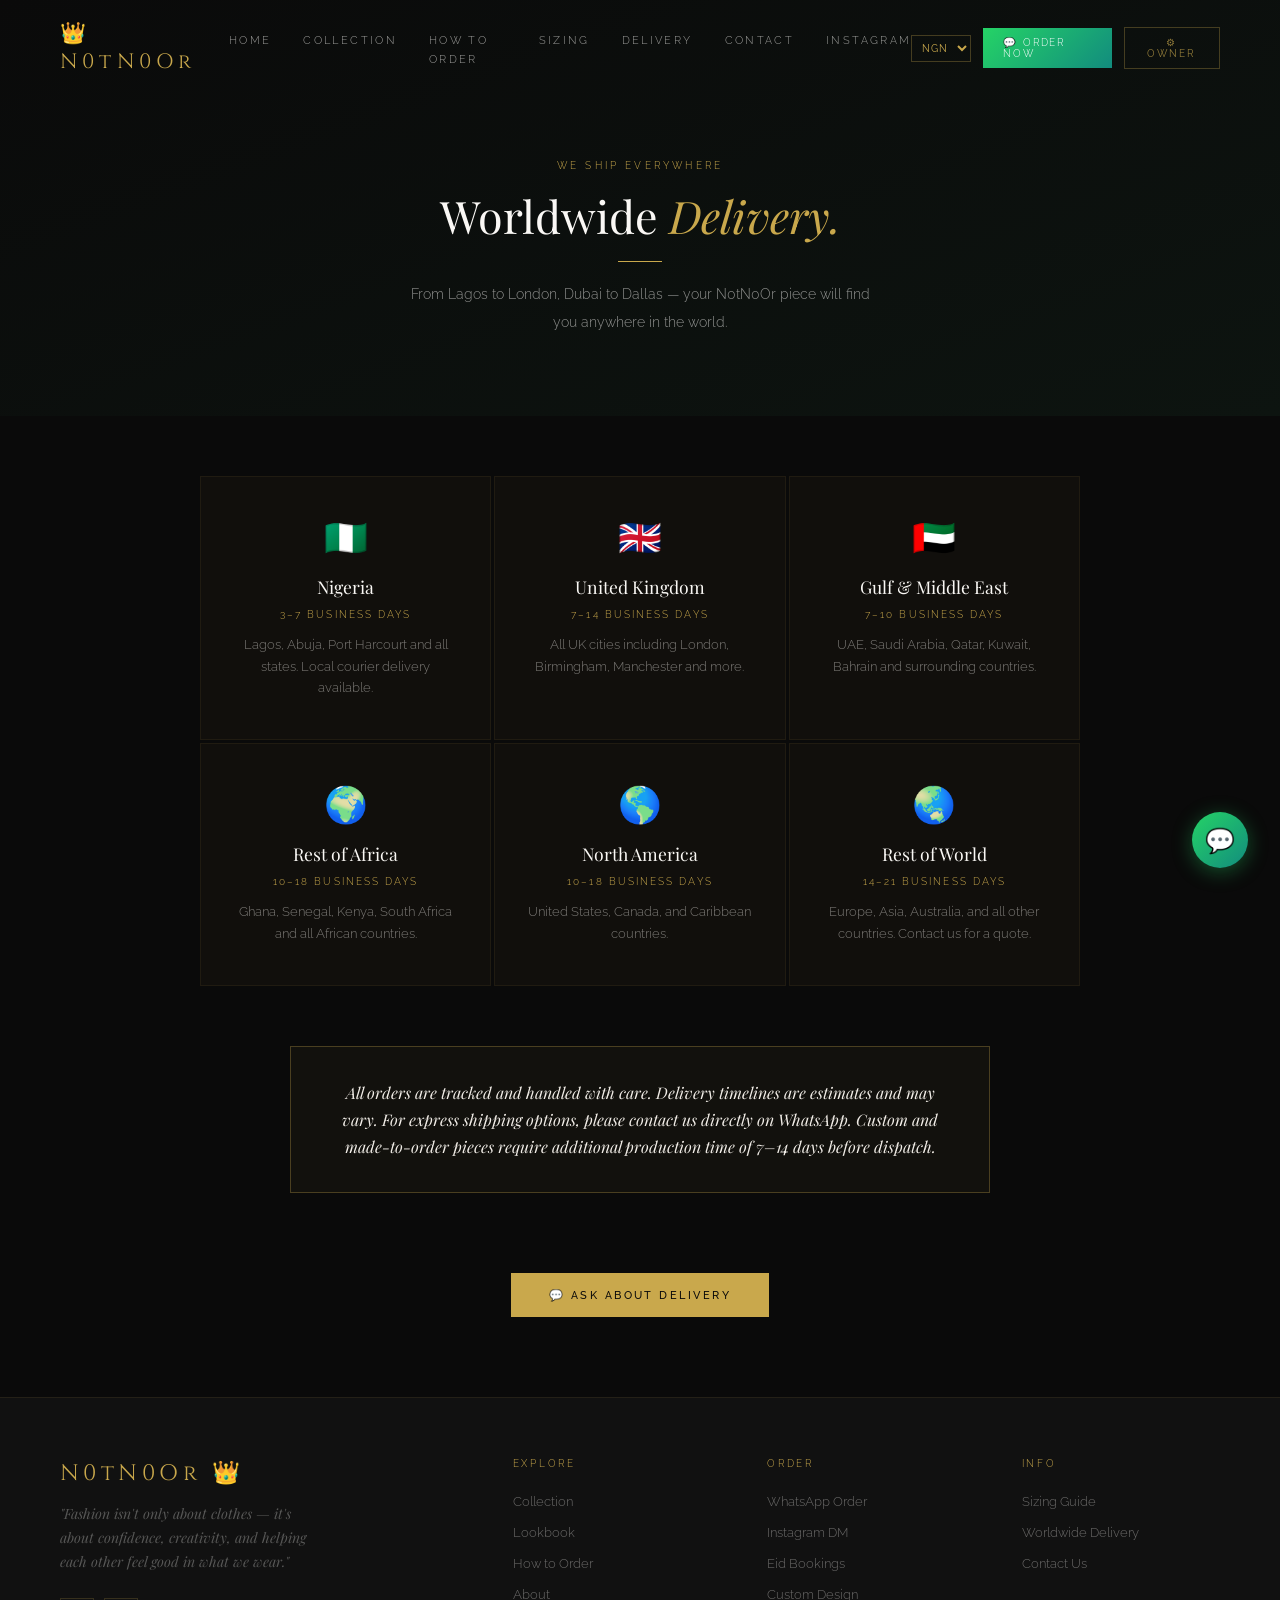
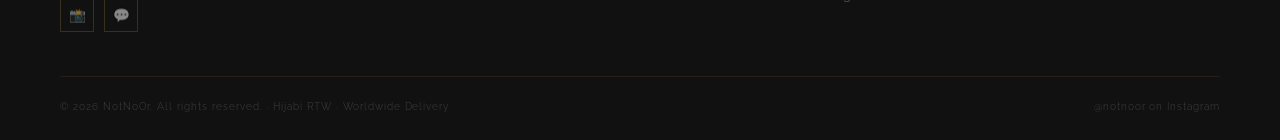
<file: delivery.html>
<!DOCTYPE html>
<html lang="en">
<head>
<meta charset="UTF-8">
<meta name="viewport" content="width=device-width, initial-scale=1.0">
<title>N0tN0Or — Hijabi RTW | Worldwide Delivery</title>
<link href="https://fonts.googleapis.com/css2?family=Playfair+Display:ital,wght@0,400;0,500;0,700;1,400;1,500&family=Raleway:wght@200;300;400;500;600&family=Cinzel:wght@400;500&display=swap" rel="stylesheet">
<link rel="stylesheet" href="style.css">
<!--
/* ═══════════════════════════════════════════
   VARIABLES & RESET
═══════════════════════════════════════════ */
:root {
  --black:#0a0a0a; --near-black:#111111; --dark:#1a1410;
  --gold:#c9a84c; --gold-light:#e8cc7a; --gold-dim:rgba(201,168,76,0.3);
  --rose:#d4697a; --rose-light:#e8a0b0; --rose-pale:#f5d8df;
  --white:#faf8f5; --off-white:#f0ece6; --grey:#888;
  --success:#25d366; --danger:#e05050; --admin-bg:#0d0d0d;
}
*{margin:0;padding:0;box-sizing:border-box;}
html{scroll-behavior:smooth;}
body{background:var(--black);color:var(--white);font-family:'Raleway',sans-serif;font-weight:300;overflow-x:hidden;}

body{cursor:auto;}}

/* ═══════════════════════════════════════════
   PAGE SYSTEM
═══════════════════════════════════════════ */
.page{display:none;min-height:100vh;}
.page.active{display:block;}

/* ═══════════════════════════════════════════
   NAV
═══════════════════════════════════════════ */
nav{position:fixed;top:var(--nav-top,0);width:100%;z-index:1000;padding:20px 60px;display:flex;align-items:center;justify-content:space-between;transition:background .3s,border-bottom .3s,top .3s;}
nav.scrolled{background:rgba(10,10,10,0.97);backdrop-filter:blur(12px);border-bottom:1px solid rgba(201,168,76,0.08);}
body.ann-visible{--nav-top:38px;}
.ann-bar{position:fixed;top:0;left:0;right:0;z-index:1100;}
.nav-logo{font-family:'Cinzel',serif;font-size:1.3rem;letter-spacing:.25em;color:var(--gold);text-decoration:none;display:flex;align-items:center;gap:10px;}
.nav-links{display:flex;gap:32px;list-style:none;}
.nav-links a{font-size:.67rem;letter-spacing:.22em;text-transform:uppercase;color:rgba(250,248,245,.6);text-decoration:none;transition:color .3s;}
.nav-links a:hover,.nav-links a.active-link{color:var(--gold);}
.nav-right{display:flex;gap:12px;align-items:center;}
.nav-wa{background:linear-gradient(135deg,#25d366,#128c7e);color:#fff;padding:9px 20px;font-size:.63rem;letter-spacing:.18em;text-transform:uppercase;text-decoration:none;transition:opacity .3s;display:flex;align-items:center;gap:7px;}
.nav-wa:hover{opacity:.85;}
.nav-admin-btn{background:none;border:1px solid rgba(201,168,76,.3);color:rgba(201,168,76,.7);padding:9px 18px;font-size:.62rem;letter-spacing:.2em;text-transform:uppercase;font-family:'Raleway',sans-serif;transition:all .3s;}
.nav-admin-btn:hover{border-color:var(--gold);color:var(--gold);}
.hamburger{display:none;flex-direction:column;gap:5px;padding:4px;background:none;border:none;}
.hamburger span{display:block;width:24px;height:1px;background:var(--gold);}

/* ═══════════════════════════════════════════
   MOBILE MENU
═══════════════════════════════════════════ */
.mobile-menu{display:none;position:fixed;inset:0;z-index:999;background:rgba(10,10,10,.98);flex-direction:column;align-items:center;justify-content:center;gap:32px;}
.mobile-menu.open{display:flex;}
.mobile-menu a,.mobile-menu button.mm-link{font-family:'Cinzel',serif;font-size:1.1rem;letter-spacing:.2em;text-transform:uppercase;color:var(--gold);text-decoration:none;background:none;border:none;}
.mm-close{position:absolute;top:28px;right:28px;background:none;border:none;color:var(--gold);font-size:1.5rem;}

/* ═══════════════════════════════════════════
   UTILITIES
═══════════════════════════════════════════ */
.s-label{font-size:.62rem;letter-spacing:.32em;text-transform:uppercase;color:var(--gold);margin-bottom:18px;display:block;}
.s-title{font-family:'Playfair Display',serif;font-size:clamp(2rem,3.5vw,3.5rem);font-weight:400;line-height:1.2;color:var(--white);}
.s-title .italic{font-style:italic;color:var(--gold);}
.s-title .rose{color:var(--rose-light);}
.s-body{font-size:.9rem;line-height:1.95;color:rgba(250,248,245,.55);margin-top:20px;max-width:480px;}
.deco-line{width:44px;height:1px;background:var(--gold);margin:18px 0;}
.deco-line.rose{background:var(--rose);}
.deco-line.center{margin:18px auto;}
.section{padding:110px 60px;}
.reveal{opacity:0;transform:translateY(32px);transition:opacity .85s ease,transform .85s ease;}
.reveal.on{opacity:1;transform:none;}
.d1{transition-delay:.1s;}.d2{transition-delay:.2s;}.d3{transition-delay:.3s;}.d4{transition-delay:.4s;}.d5{transition-delay:.5s;}
.btn-gold{background:var(--gold);color:var(--black);padding:15px 38px;font-family:'Raleway',sans-serif;font-size:.7rem;letter-spacing:.22em;text-transform:uppercase;font-weight:500;text-decoration:none;border:none;transition:background .3s,transform .3s;display:inline-flex;align-items:center;gap:10px;}
.btn-gold:hover{background:var(--gold-light);transform:translateY(-2px);}
.btn-outline{border:1px solid var(--gold);color:var(--gold);padding:14px 34px;font-family:'Raleway',sans-serif;font-size:.7rem;letter-spacing:.22em;text-transform:uppercase;text-decoration:none;transition:all .3s;display:inline-flex;align-items:center;gap:10px;background:none;}
.btn-outline:hover{background:var(--gold);color:var(--black);}
.btn-rose{background:var(--rose);color:#fff;padding:15px 38px;font-family:'Raleway',sans-serif;font-size:.7rem;letter-spacing:.22em;text-transform:uppercase;font-weight:500;text-decoration:none;border:none;transition:background .3s,transform .3s;display:inline-flex;align-items:center;gap:10px;}
.btn-rose:hover{background:var(--rose-light);color:var(--black);transform:translateY(-2px);}
.wa-float{position:fixed;bottom:32px;right:32px;z-index:500;width:56px;height:56px;background:linear-gradient(135deg,#25d366,#128c7e);border-radius:50%;display:flex;align-items:center;justify-content:center;font-size:1.5rem;text-decoration:none;box-shadow:0 4px 20px rgba(37,211,102,.35);transition:transform .3s,box-shadow .3s;}
.wa-float:hover{transform:scale(1.1);box-shadow:0 6px 28px rgba(37,211,102,.5);}

/* ═══════════════════════════════════════════
   MARQUEE
═══════════════════════════════════════════ */
.marquee{background:var(--gold);padding:13px 0;overflow:hidden;}
.marquee-track{display:flex;animation:marquee 25s linear infinite;white-space:nowrap;}
.marquee-item{font-family:'Cinzel',serif;font-size:.72rem;letter-spacing:.2em;text-transform:uppercase;color:var(--black);padding:0 36px;display:flex;align-items:center;gap:36px;}

/* ═══════════════════════════════════════════
   HOME PAGE
═══════════════════════════════════════════ */
.hero{min-height:100vh;display:flex;flex-direction:column;justify-content:center;position:relative;overflow:hidden;padding:140px 60px 100px;}
.hero-bg{position:absolute;inset:0;background:radial-gradient(ellipse at 80% 50%,rgba(201,168,76,.07) 0%,transparent 55%),radial-gradient(ellipse at 20% 80%,rgba(212,105,122,.08) 0%,transparent 50%),linear-gradient(160deg,#0a0a0a 0%,#12100e 100%);}
.hero-grid{position:absolute;inset:0;background-image:linear-gradient(rgba(201,168,76,.04) 1px,transparent 1px),linear-gradient(90deg,rgba(201,168,76,.04) 1px,transparent 1px);background-size:60px 60px;}
.hero-big-n{position:absolute;right:-40px;top:50%;transform:translateY(-50%);font-family:'Cinzel',serif;font-size:28vw;color:rgba(201,168,76,.04);line-height:1;user-select:none;pointer-events:none;}
.hero-content{position:relative;z-index:2;max-width:760px;}
.hero-badge{display:inline-flex;align-items:center;gap:10px;border:1px solid var(--gold-dim);padding:8px 20px;font-size:.62rem;letter-spacing:.28em;text-transform:uppercase;color:var(--gold);margin-bottom:32px;opacity:0;animation:fadeUp 1s .2s forwards;}
.hero-badge-dot{width:6px;height:6px;background:var(--gold);border-radius:50%;animation:pulse 2s infinite;}
.hero-title{font-family:'Playfair Display',serif;font-size:clamp(3rem,6vw,7rem);font-weight:400;line-height:1.05;opacity:0;animation:fadeUp 1s .4s forwards;}
.hero-title .gold{color:var(--gold);}
.hero-title .italic{font-style:italic;}
.hero-title .outline{-webkit-text-stroke:1px var(--gold);color:transparent;}
.hero-sub{margin-top:24px;max-width:480px;font-size:.9rem;line-height:1.95;color:rgba(250,248,245,.5);opacity:0;animation:fadeUp 1s .6s forwards;}
.hero-actions{margin-top:48px;display:flex;gap:14px;flex-wrap:wrap;opacity:0;animation:fadeUp 1s .8s forwards;}
.hero-stats{position:absolute;right:60px;bottom:80px;z-index:2;display:flex;gap:44px;opacity:0;animation:fadeIn 1s 1.4s forwards;}
.stat-val{font-family:'Playfair Display',serif;font-size:2.1rem;font-weight:400;color:var(--gold);}
.stat-lbl{font-size:.58rem;letter-spacing:.2em;text-transform:uppercase;color:rgba(250,248,245,.4);margin-top:4px;}

/* ABOUT */
.about{background:var(--near-black);display:grid;grid-template-columns:1fr 1fr;min-height:80vh;}
.about-vis{position:relative;overflow:hidden;background:linear-gradient(160deg,#1a120c 0%,#0d0905 100%);display:flex;align-items:center;justify-content:center;}
.about-big-logo{font-family:'Cinzel',serif;font-size:13rem;color:rgba(201,168,76,.05);user-select:none;line-height:1;}
.about-glow{position:absolute;top:50%;left:50%;transform:translate(-50%,-50%);width:280px;height:280px;background:radial-gradient(circle,rgba(201,168,76,.08) 0%,transparent 70%);}
.about-card{position:absolute;bottom:48px;left:36px;right:36px;border:1px solid var(--gold-dim);padding:28px 32px;background:rgba(10,10,10,.88);backdrop-filter:blur(12px);}
.about-card-q{font-family:'Playfair Display',serif;font-style:italic;font-size:1.05rem;line-height:1.7;color:var(--off-white);}
.about-card-attr{margin-top:12px;font-size:.6rem;letter-spacing:.25em;text-transform:uppercase;color:var(--gold);}
.about-content{padding:90px 70px;display:flex;flex-direction:column;justify-content:center;}
.about-pills{display:flex;flex-wrap:wrap;gap:9px;margin-top:36px;}
.pill{border:1px solid rgba(201,168,76,.22);padding:7px 16px;font-size:.6rem;letter-spacing:.18em;text-transform:uppercase;color:rgba(250,248,245,.45);transition:all .3s;}
.pill:hover{border-color:var(--gold);color:var(--gold);}

/* COLLECTION GRID */
.coll-header{display:flex;justify-content:space-between;align-items:flex-end;margin-bottom:56px;flex-wrap:wrap;gap:20px;}
.product-grid{display:grid;grid-template-columns:repeat(auto-fill,minmax(300px,1fr));gap:3px;}
.prod-card{position:relative;overflow:hidden;background:var(--near-black);}
.prod-visual{aspect-ratio:3/4;position:relative;overflow:hidden;}
.prod-visual img{width:100%;height:100%;object-fit:cover;transition:transform .7s ease;}
.prod-card:hover .prod-visual img{transform:scale(1.06);}
.prod-visual-placeholder{width:100%;height:100%;display:flex;align-items:center;justify-content:center;transition:transform .7s ease;}
.prod-card:hover .prod-visual-placeholder{transform:scale(1.06);}
.prod-shimmer{position:absolute;inset:0;background:linear-gradient(135deg,rgba(255,255,255,0) 40%,rgba(255,255,255,.05) 50%,rgba(255,255,255,0) 60%);background-size:200% 200%;pointer-events:none;}
.prod-overlay{position:absolute;inset:0;background:linear-gradient(to top,rgba(0,0,0,.88) 0%,rgba(0,0,0,.1) 50%,transparent 100%);display:flex;flex-direction:column;justify-content:flex-end;padding:24px;opacity:0;transition:opacity .4s;}
.prod-card:hover .prod-overlay{opacity:1;}
.prod-tag{font-size:.57rem;letter-spacing:.24em;text-transform:uppercase;color:var(--gold);margin-bottom:6px;}
.prod-name{font-family:'Playfair Display',serif;font-style:italic;font-size:1.3rem;color:var(--white);}
.prod-desc{font-size:.78rem;color:rgba(250,248,245,.6);margin-top:6px;line-height:1.5;}
.prod-price{font-family:'Cinzel',serif;font-size:.9rem;color:var(--gold);margin-top:10px;}
.prod-order-btn{margin-top:14px;display:inline-flex;align-items:center;gap:7px;font-size:.62rem;letter-spacing:.2em;text-transform:uppercase;color:var(--gold);text-decoration:none;border-bottom:1px solid var(--gold-dim);padding-bottom:3px;transition:border-color .3s;}
.prod-order-btn:hover{border-color:var(--gold);}
.prod-badge{position:absolute;top:16px;right:16px;z-index:2;background:var(--gold);color:var(--black);font-size:.53rem;letter-spacing:.14em;text-transform:uppercase;font-weight:600;padding:4px 10px;}
.prod-badge.sold{background:var(--grey);}
.prod-badge.new{background:var(--rose);}
.no-products{text-align:center;padding:100px 40px;color:rgba(250,248,245,.3);font-family:'Playfair Display',serif;font-style:italic;font-size:1.3rem;}

/* GRADIENTS for placeholder cards */
.g1{background:linear-gradient(160deg,#2a1520 0%,#6b2840 50%,#c9506a 100%);}
.g2{background:linear-gradient(160deg,#1c1c2e 0%,#4a3a6e 100%);}
.g3{background:linear-gradient(160deg,#0f1a0f 0%,#1e4d1e 60%,#2d7a2d 100%);}
.g4{background:linear-gradient(160deg,#1a1008 0%,#4d3010 60%,#8a5a20 100%);}
.g5{background:linear-gradient(160deg,#1a0f14 0%,#5c2040 70%,#a03060 100%);}
.g6{background:linear-gradient(160deg,#0f0f1a 0%,#2a2050 70%,#5040a0 100%);}

/* HOW TO ORDER */
.how{background:linear-gradient(160deg,#0d0905 0%,#12100e 100%);}
.how-inner{max-width:1100px;margin:0 auto;display:grid;grid-template-columns:1fr 1.1fr;gap:80px;align-items:start;}
.how-steps{display:flex;flex-direction:column;}
.how-step{display:flex;gap:22px;align-items:flex-start;padding:22px 0;border-bottom:1px solid rgba(201,168,76,.1);}
.how-step:last-child{border-bottom:none;}
.step-num{font-family:'Playfair Display',serif;font-size:2.3rem;color:var(--gold-dim);line-height:1;flex-shrink:0;width:44px;transition:color .3s;}
.how-step:hover .step-num{color:var(--gold);}
.step-title{font-size:.78rem;letter-spacing:.15em;text-transform:uppercase;color:var(--white);margin-bottom:5px;font-weight:500;}
.step-desc{font-size:.83rem;line-height:1.7;color:rgba(250,248,245,.45);}
.how-cta-box{border:1px solid var(--gold-dim);padding:44px;background:rgba(201,168,76,.03);position:relative;overflow:hidden;}
.how-cta-box::before{content:'';position:absolute;top:-1px;left:0;right:0;height:2px;background:linear-gradient(90deg,transparent,var(--gold),transparent);}
.cta-title{font-family:'Playfair Display',serif;font-size:1.6rem;font-style:italic;color:var(--white);line-height:1.4;}
.cta-body{font-size:.83rem;line-height:1.85;color:rgba(250,248,245,.5);margin:18px 0 32px;}
.how-wa-btn{display:flex;align-items:center;gap:12px;background:linear-gradient(135deg,#25d366,#128c7e);color:#fff;padding:17px 34px;text-decoration:none;font-size:.7rem;letter-spacing:.2em;text-transform:uppercase;transition:opacity .3s,transform .3s;font-weight:500;}
.how-wa-btn:hover{opacity:.9;transform:translateY(-2px);}
.how-or{margin:16px 0;font-size:.62rem;letter-spacing:.2em;text-transform:uppercase;color:rgba(250,248,245,.2);text-align:center;}
.how-ig-btn{display:flex;align-items:center;justify-content:center;gap:10px;border:1px solid rgba(201,168,76,.25);color:var(--gold);padding:15px 34px;text-decoration:none;font-size:.68rem;letter-spacing:.18em;text-transform:uppercase;transition:all .3s;}
.how-ig-btn:hover{background:var(--gold);color:var(--black);}

/* PHILOSOPHY */
.philosophy{background:var(--near-black);position:relative;overflow:hidden;}
.phil-bg-text{position:absolute;top:50%;left:50%;transform:translate(-50%,-50%);font-family:'Playfair Display',serif;font-size:20vw;font-style:italic;color:rgba(255,255,255,.02);white-space:nowrap;user-select:none;}
.phil-inner{max-width:900px;margin:0 auto;text-align:center;position:relative;z-index:1;}
.phil-quote{font-family:'Playfair Display',serif;font-style:italic;font-size:clamp(1.5rem,2.8vw,2.4rem);line-height:1.55;color:var(--white);margin:44px 0;}
.phil-quote .hl{color:var(--gold);}
.phil-points{display:grid;grid-template-columns:repeat(3,1fr);gap:2px;margin-top:64px;}
.phil-pt{padding:44px 32px;border:1px solid rgba(201,168,76,.08);background:rgba(201,168,76,.02);transition:background .3s,border-color .3s;}
.phil-pt:hover{background:rgba(201,168,76,.05);border-color:var(--gold-dim);}
.phil-pt-icon{font-size:1.7rem;margin-bottom:18px;}
.phil-pt-title{font-family:'Playfair Display',serif;font-size:1rem;color:var(--white);margin-bottom:10px;}
.phil-pt-body{font-size:.8rem;line-height:1.8;color:rgba(250,248,245,.45);}

/* LOOKBOOK */
.lb-grid{display:grid;grid-template-columns:repeat(4,1fr);grid-template-rows:auto auto;gap:3px;margin-top:60px;}
.lb-item{position:relative;overflow:hidden;}
.lb-item:nth-child(1){grid-column:span 2;grid-row:span 2;}
.lb-item:nth-child(5){grid-column:span 2;}
.lb-vis{aspect-ratio:1;position:relative;}
.lb-item:nth-child(1) .lb-vis{height:100%;aspect-ratio:unset;min-height:480px;}
.lb-item:nth-child(5) .lb-vis{aspect-ratio:2/1;}
.lb-bg{position:absolute;inset:0;transition:transform .6s;}
.lb-item:hover .lb-bg{transform:scale(1.05);}
.lb-shine{position:absolute;inset:0;background:radial-gradient(ellipse at 30% 20%,rgba(255,255,255,.1) 0%,transparent 60%);}
.lb-cap{position:absolute;inset:0;background:linear-gradient(to top,rgba(0,0,0,.8) 0%,transparent 50%);display:flex;align-items:flex-end;padding:22px;opacity:0;transition:opacity .4s;}
.lb-item:hover .lb-cap{opacity:1;}
.lb-cap-text{font-family:'Playfair Display',serif;font-style:italic;font-size:.92rem;color:var(--white);}

/* TESTIMONIALS */
.testi-grid{display:grid;grid-template-columns:repeat(3,1fr);gap:2px;margin-top:60px;}
.testi-card{padding:38px 32px;background:rgba(201,168,76,.03);border:1px solid rgba(201,168,76,.08);transition:border-color .3s;position:relative;}
.testi-card:hover{border-color:rgba(201,168,76,.2);}
.testi-top{display:flex;align-items:center;gap:12px;margin-bottom:20px;}
.testi-avatar{width:42px;height:42px;border-radius:50%;border:1px solid var(--gold-dim);display:flex;align-items:center;justify-content:center;font-family:'Playfair Display',serif;font-size:1rem;color:var(--gold);flex-shrink:0;}
.testi-name{font-size:.76rem;letter-spacing:.1em;text-transform:uppercase;color:var(--white);font-weight:500;}
.testi-loc{font-size:.63rem;color:rgba(250,248,245,.35);margin-top:2px;}
.testi-stars{color:var(--gold);font-size:.72rem;letter-spacing:3px;margin-bottom:14px;}
.testi-text{font-family:'Playfair Display',serif;font-style:italic;font-size:.97rem;line-height:1.75;color:rgba(250,248,245,.72);}
.testi-mark{position:absolute;top:20px;right:24px;font-family:'Playfair Display',serif;font-size:3.5rem;color:rgba(201,168,76,.07);line-height:1;}

/* IG CTA */
.igcta{background:linear-gradient(135deg,#0a0a0a 0%,#1a0e12 50%,#0a0a0a 100%);text-align:center;position:relative;overflow:hidden;}
.igcta-glow{position:absolute;top:50%;left:50%;transform:translate(-50%,-50%);width:500px;height:500px;background:radial-gradient(circle,rgba(212,105,122,.06) 0%,transparent 70%);}
.igcta-inner{position:relative;z-index:1;}
.igcta-title{font-family:'Playfair Display',serif;font-size:clamp(2rem,4vw,3.8rem);line-height:1.2;}
.igcta-title .italic{font-style:italic;color:var(--rose-light);}
.igcta-body{font-size:.9rem;line-height:1.9;color:rgba(250,248,245,.5);margin:20px auto;max-width:460px;}
.igcta-btn{display:inline-flex;align-items:center;gap:12px;background:linear-gradient(135deg,#833ab4,#fd1d1d,#fcb045);color:#fff;padding:17px 44px;text-decoration:none;font-size:.7rem;letter-spacing:.22em;text-transform:uppercase;font-weight:500;transition:opacity .3s,transform .3s;margin-top:10px;}
.igcta-btn:hover{opacity:.88;transform:translateY(-2px);}
.ig-handle{margin-top:14px;font-family:'Playfair Display',serif;font-style:italic;font-size:.95rem;color:rgba(250,248,245,.22);}

/* ═══════════════════════════════════════════
   SIZING PAGE
═══════════════════════════════════════════ */
.sizing-hero{padding:160px 60px 80px;text-align:center;background:linear-gradient(160deg,#0a0a0a 0%,#1a120c 100%);}
.sizing-table-wrap{max-width:900px;margin:60px auto;padding:0 60px;}
.size-table{width:100%;border-collapse:collapse;}
.size-table th{background:rgba(201,168,76,.1);color:var(--gold);font-size:.65rem;letter-spacing:.22em;text-transform:uppercase;padding:16px 20px;text-align:left;font-weight:500;border-bottom:1px solid var(--gold-dim);}
.size-table td{padding:14px 20px;font-size:.85rem;color:rgba(250,248,245,.65);border-bottom:1px solid rgba(201,168,76,.07);}
.size-table tr:hover td{background:rgba(201,168,76,.03);}
.size-table td:first-child{color:var(--white);font-weight:400;}
.sizing-tips{max-width:900px;margin:0 auto 60px;padding:0 60px;display:grid;grid-template-columns:1fr 1fr;gap:20px;}
.tip-card{background:rgba(201,168,76,.03);border:1px solid rgba(201,168,76,.1);padding:28px;transition:border-color .3s;}
.tip-card:hover{border-color:var(--gold-dim);}
.tip-icon{font-size:1.5rem;margin-bottom:12px;}
.tip-title{font-size:.78rem;letter-spacing:.15em;text-transform:uppercase;color:var(--white);margin-bottom:8px;}
.tip-body{font-size:.82rem;line-height:1.7;color:rgba(250,248,245,.45);}

/* ═══════════════════════════════════════════
   DELIVERY PAGE
═══════════════════════════════════════════ */
.delivery-hero{padding:160px 60px 80px;text-align:center;background:linear-gradient(160deg,#0a0a0a 0%,#0d1410 100%);}
.delivery-zones{max-width:1000px;margin:60px auto;padding:0 60px;display:grid;grid-template-columns:repeat(3,1fr);gap:3px;}
.zone-card{padding:40px 32px;background:rgba(201,168,76,.03);border:1px solid rgba(201,168,76,.08);transition:all .3s;text-align:center;}
.zone-card:hover{border-color:var(--gold-dim);background:rgba(201,168,76,.06);}
.zone-icon{font-size:2.2rem;margin-bottom:16px;}
.zone-name{font-family:'Playfair Display',serif;font-size:1.1rem;color:var(--white);margin-bottom:10px;}
.zone-time{font-size:.65rem;letter-spacing:.2em;text-transform:uppercase;color:var(--gold);margin-bottom:14px;}
.zone-desc{font-size:.8rem;line-height:1.7;color:rgba(250,248,245,.45);}
.delivery-note{max-width:700px;margin:48px auto;padding:32px;border:1px solid var(--gold-dim);background:rgba(201,168,76,.04);text-align:center;}
.delivery-note p{font-family:'Playfair Display',serif;font-style:italic;font-size:1rem;line-height:1.7;color:var(--off-white);}

/* ═══════════════════════════════════════════
   CONTACT PAGE
═══════════════════════════════════════════ */
.contact-hero{padding:160px 60px 80px;text-align:center;}
.contact-grid{max-width:1000px;margin:0 auto;padding:0 60px 80px;display:grid;grid-template-columns:1fr 1fr;gap:60px;align-items:start;}
.contact-card{border:1px solid rgba(201,168,76,.12);padding:40px;background:rgba(201,168,76,.02);transition:border-color .3s;}
.contact-card:hover{border-color:var(--gold-dim);}
.contact-card-icon{font-size:2rem;margin-bottom:16px;}
.contact-card-title{font-family:'Playfair Display',serif;font-size:1.2rem;color:var(--white);margin-bottom:10px;}
.contact-card-body{font-size:.83rem;line-height:1.75;color:rgba(250,248,245,.5);margin-bottom:24px;}
.contact-links{display:flex;flex-direction:column;gap:12px;}
.contact-link{display:flex;align-items:center;gap:10px;font-size:.75rem;letter-spacing:.12em;text-transform:uppercase;color:var(--gold);text-decoration:none;padding:12px 18px;border:1px solid rgba(201,168,76,.2);transition:all .3s;}
.contact-link:hover{background:var(--gold);color:var(--black);border-color:var(--gold);}
.contact-form{display:flex;flex-direction:column;gap:16px;}
.form-group{display:flex;flex-direction:column;gap:7px;}
.form-group label{font-size:.62rem;letter-spacing:.22em;text-transform:uppercase;color:var(--gold);}
.form-group input,.form-group textarea,.form-group select{background:rgba(201,168,76,.04);border:1px solid rgba(201,168,76,.15);color:var(--white);padding:13px 16px;font-family:'Raleway',sans-serif;font-size:.85rem;font-weight:300;outline:none;transition:border-color .3s;}
.form-group input:focus,.form-group textarea:focus,.form-group select:focus{border-color:var(--gold);}
.form-group textarea{min-height:110px;resize:vertical;}
.form-group select option{background:var(--near-black);}
.form-submit{background:var(--gold);color:var(--black);border:none;padding:15px 36px;font-family:'Raleway',sans-serif;font-size:.7rem;letter-spacing:.22em;text-transform:uppercase;font-weight:500;transition:background .3s;}
.form-submit:hover{background:var(--gold-light);}
.form-success{display:none;background:rgba(37,211,102,.1);border:1px solid rgba(37,211,102,.3);padding:16px;color:#25d366;font-size:.85rem;text-align:center;margin-top:10px;}

/* ═══════════════════════════════════════════
   ADMIN LOGIN
═══════════════════════════════════════════ */
#page-login{background:var(--admin-bg);min-height:100vh;display:none;align-items:center;justify-content:center;}
#page-login.active{display:flex;}
.login-box{width:100%;max-width:440px;padding:52px 48px;border:1px solid rgba(201,168,76,.2);background:rgba(201,168,76,.02);position:relative;overflow:hidden;}
.login-box::before{content:'';position:absolute;top:-1px;left:0;right:0;height:2px;background:linear-gradient(90deg,transparent,var(--gold),transparent);}
.login-logo{font-family:'Cinzel',serif;font-size:1.4rem;letter-spacing:.3em;color:var(--gold);text-align:center;margin-bottom:8px;}
.login-sub{font-size:.62rem;letter-spacing:.22em;text-transform:uppercase;color:rgba(250,248,245,.35);text-align:center;margin-bottom:40px;}
.login-form{display:flex;flex-direction:column;gap:18px;}
.login-form label{font-size:.6rem;letter-spacing:.22em;text-transform:uppercase;color:var(--gold);display:block;margin-bottom:6px;}
.login-form input{width:100%;background:rgba(201,168,76,.04);border:1px solid rgba(201,168,76,.15);color:var(--white);padding:14px 16px;font-family:'Raleway',sans-serif;font-size:.9rem;outline:none;transition:border-color .3s;}
.login-form input:focus{border-color:var(--gold);}
.login-btn{background:var(--gold);color:var(--black);border:none;padding:15px;font-family:'Raleway',sans-serif;font-size:.72rem;letter-spacing:.22em;text-transform:uppercase;font-weight:500;transition:background .3s;width:100%;margin-top:8px;}
.login-btn:hover{background:var(--gold-light);}
.login-err{color:var(--danger);font-size:.78rem;text-align:center;display:none;margin-top:4px;}
.login-back{display:block;text-align:center;margin-top:20px;font-size:.62rem;letter-spacing:.18em;text-transform:uppercase;color:rgba(250,248,245,.3);text-decoration:none;transition:color .3s;}
.login-back:hover{color:var(--gold);}

/* ═══════════════════════════════════════════
   ADMIN DASHBOARD
═══════════════════════════════════════════ */
#page-admin{background:var(--admin-bg);min-height:100vh;display:none;}
#page-admin.active{display:block;}
.admin-layout{display:grid;grid-template-columns:260px 1fr;min-height:100vh;}
.admin-sidebar{background:#0d0d0d;border-right:1px solid rgba(201,168,76,.1);padding:32px 0;display:flex;flex-direction:column;position:sticky;top:0;height:100vh;overflow-y:auto;}
.sidebar-logo{font-family:'Cinzel',serif;font-size:1.1rem;letter-spacing:.2em;color:var(--gold);padding:0 28px 32px;border-bottom:1px solid rgba(201,168,76,.1);margin-bottom:20px;}
.sidebar-logo span{display:block;font-family:'Raleway',sans-serif;font-size:.58rem;letter-spacing:.18em;text-transform:uppercase;color:rgba(250,248,245,.3);margin-top:4px;}
.sidebar-nav{display:flex;flex-direction:column;flex:1;}
.sb-link{display:flex;align-items:center;gap:12px;padding:13px 28px;font-size:.72rem;letter-spacing:.15em;text-transform:uppercase;color:rgba(250,248,245,.45);text-decoration:none;transition:all .3s;border-left:2px solid transparent;background:none;border-right:none;border-top:none;border-bottom:none;width:100%;text-align:left;font-family:'Raleway',sans-serif;font-weight:400;}
.sb-link:hover,.sb-link.active{color:var(--gold);background:rgba(201,168,76,.05);border-left-color:var(--gold);}
.sb-link .sb-icon{font-size:1rem;flex-shrink:0;width:20px;}
.sidebar-footer{padding:20px 28px;border-top:1px solid rgba(201,168,76,.1);margin-top:auto;}
.sb-logout{width:100%;background:none;border:1px solid rgba(212,105,122,.3);color:var(--rose-light);padding:10px;font-family:'Raleway',sans-serif;font-size:.62rem;letter-spacing:.18em;text-transform:uppercase;transition:all .3s;}
.sb-logout:hover{background:var(--rose);color:#fff;border-color:var(--rose);}
.admin-main{padding:48px 52px;overflow-y:auto;}
.admin-panel{display:none;}
.admin-panel.active{display:block;}
.admin-topbar{display:flex;align-items:center;justify-content:space-between;margin-bottom:40px;}
.admin-page-title{font-family:'Playfair Display',serif;font-size:1.9rem;font-weight:400;color:var(--white);}
.admin-page-sub{font-size:.75rem;color:rgba(250,248,245,.35);margin-top:4px;letter-spacing:.1em;}

.admin-mobile-nav{display:none;margin-bottom:28px;}
.admin-mobile-nav label{font-size:.65rem;letter-spacing:.18em;color:rgba(250,248,245,.6);margin-bottom:6px;display:block;}
.admin-mobile-nav select{width:100%;background:rgba(201,168,76,.04);border:1px solid rgba(201,168,76,.15);color:var(--white);padding:12px 14px;font-family:'Raleway',sans-serif;font-size:.85rem;outline:none;cursor:pointer;transition:border-color .3s;}
.admin-mobile-nav select:focus{border-color:var(--gold);}

/* DASHBOARD STATS */
.dash-stats{display:grid;grid-template-columns:repeat(4,1fr);gap:16px;margin-bottom:40px;}
.dash-stat{background:rgba(201,168,76,.04);border:1px solid rgba(201,168,76,.1);padding:24px;transition:border-color .3s;}
.dash-stat:hover{border-color:var(--gold-dim);}
.dash-stat-val{font-family:'Playfair Display',serif;font-size:2rem;color:var(--gold);}
.dash-stat-lbl{font-size:.6rem;letter-spacing:.2em;text-transform:uppercase;color:rgba(250,248,245,.35);margin-top:6px;}
.dash-stat-icon{font-size:1.4rem;float:right;opacity:.4;}
.dash-recent{display:grid;grid-template-columns:1fr 1fr;gap:20px;}
.dash-card{background:rgba(201,168,76,.03);border:1px solid rgba(201,168,76,.08);padding:28px;}
.dash-card-title{font-size:.65rem;letter-spacing:.25em;text-transform:uppercase;color:var(--gold);margin-bottom:18px;}
.activity-item{display:flex;gap:12px;align-items:flex-start;padding:10px 0;border-bottom:1px solid rgba(201,168,76,.06);}
.activity-item:last-child{border-bottom:none;}
.act-dot{width:7px;height:7px;background:var(--gold);border-radius:50%;margin-top:5px;flex-shrink:0;}
.act-text{font-size:.8rem;color:rgba(250,248,245,.55);line-height:1.5;}
.act-time{font-size:.65rem;color:rgba(250,248,245,.25);margin-top:2px;}

/* PRODUCTS ADMIN */
.prod-admin-toolbar{display:flex;gap:12px;align-items:center;margin-bottom:28px;flex-wrap:wrap;}
.search-input{background:rgba(201,168,76,.04);border:1px solid rgba(201,168,76,.15);color:var(--white);padding:11px 16px;font-family:'Raleway',sans-serif;font-size:.83rem;outline:none;transition:border-color .3s;min-width:240px;}
.search-input:focus{border-color:var(--gold);}
.filter-sel{background:rgba(201,168,76,.04);border:1px solid rgba(201,168,76,.15);color:var(--white);padding:11px 16px;font-family:'Raleway',sans-serif;font-size:.8rem;outline:none;}
.filter-sel option{background:var(--near-black);}
.admin-prod-grid{display:grid;grid-template-columns:repeat(auto-fill,minmax(240px,1fr));gap:16px;}
.admin-prod-card{background:rgba(201,168,76,.03);border:1px solid rgba(201,168,76,.08);overflow:hidden;transition:border-color .3s;}
.admin-prod-card:hover{border-color:var(--gold-dim);}
.admin-prod-img{aspect-ratio:4/3;position:relative;overflow:hidden;}
.admin-prod-img-placeholder{width:100%;height:100%;display:flex;align-items:center;justify-content:center;font-size:2.5rem;}
.admin-prod-img img{width:100%;height:100%;object-fit:cover;}
.admin-prod-info{padding:16px;}
.admin-prod-name{font-family:'Playfair Display',serif;font-size:1rem;color:var(--white);margin-bottom:4px;}
.admin-prod-tag{font-size:.58rem;letter-spacing:.18em;text-transform:uppercase;color:var(--gold);margin-bottom:8px;}
.admin-prod-price{font-size:.82rem;color:rgba(250,248,245,.5);margin-bottom:14px;}
.admin-prod-actions{display:flex;gap:8px;}
.ap-btn{flex:1;padding:9px;font-size:.6rem;letter-spacing:.15em;text-transform:uppercase;border:none;font-family:'Raleway',sans-serif;font-weight:500;transition:opacity .3s;}
.ap-edit{background:rgba(201,168,76,.15);color:var(--gold);}
.ap-edit:hover{background:rgba(201,168,76,.25);}
.ap-del{background:rgba(224,80,80,.15);color:#e05050;}
.ap-del:hover{background:rgba(224,80,80,.3);}
.ap-toggle{background:rgba(37,211,102,.12);color:#25d366;font-size:.55rem;}
.ap-toggle:hover{background:rgba(37,211,102,.22);}

/* MODAL */
.modal-overlay{display:none;position:fixed;inset:0;z-index:5000;background:rgba(0,0,0,.8);backdrop-filter:blur(6px);align-items:center;justify-content:center;padding:20px;}
.modal-overlay.open{display:flex;}
.modal{background:#111;border:1px solid rgba(201,168,76,.2);padding:44px 48px;width:100%;max-width:580px;max-height:90vh;overflow-y:auto;position:relative;}
.modal::before{content:'';position:absolute;top:-1px;left:0;right:0;height:2px;background:linear-gradient(90deg,transparent,var(--gold),transparent);}
.modal-title{font-family:'Playfair Display',serif;font-size:1.5rem;color:var(--white);margin-bottom:6px;}
.modal-sub{font-size:.65rem;letter-spacing:.18em;text-transform:uppercase;color:rgba(250,248,245,.3);margin-bottom:32px;}
.modal-close{position:absolute;top:20px;right:20px;background:none;border:none;color:rgba(250,248,245,.4);font-size:1.3rem;transition:color .3s;}
.modal-close:hover{color:var(--white);}
.modal-form{display:flex;flex-direction:column;gap:18px;}
.modal-form label{font-size:.6rem;letter-spacing:.2em;text-transform:uppercase;color:var(--gold);display:block;margin-bottom:6px;}
.modal-form input,.modal-form textarea,.modal-form select{width:100%;background:rgba(201,168,76,.04);border:1px solid rgba(201,168,76,.15);color:var(--white);padding:13px 16px;font-family:'Raleway',sans-serif;font-size:.85rem;outline:none;transition:border-color .3s;}
.modal-form input:focus,.modal-form textarea:focus,.modal-form select:focus{border-color:var(--gold);}
.modal-form textarea{min-height:90px;resize:vertical;}
.modal-form select option{background:#111;}
.modal-form-row{display:grid;grid-template-columns:1fr 1fr;gap:16px;}
.modal-actions{display:flex;gap:12px;margin-top:8px;}
.modal-save{flex:1;background:var(--gold);color:var(--black);border:none;padding:15px;font-family:'Raleway',sans-serif;font-size:.7rem;letter-spacing:.2em;text-transform:uppercase;font-weight:500;transition:background .3s;}
.modal-save:hover{background:var(--gold-light);}
.modal-cancel{flex:1;background:none;border:1px solid rgba(250,248,245,.15);color:rgba(250,248,245,.5);padding:15px;font-family:'Raleway',sans-serif;font-size:.7rem;letter-spacing:.2em;text-transform:uppercase;transition:all .3s;}
.modal-cancel:hover{border-color:rgba(250,248,245,.35);color:var(--white);}
.img-upload-area{border:2px dashed rgba(201,168,76,.2);padding:32px;text-align:center;transition:border-color .3s;position:relative;}
.img-upload-area:hover{border-color:var(--gold);}
.img-upload-area input[type=file]{position:absolute;inset:0;opacity:0;width:100%;}
.img-upload-icon{font-size:2rem;margin-bottom:8px;}
.img-upload-text{font-size:.75rem;color:rgba(250,248,245,.4);}
.img-preview{width:100%;max-height:180px;object-fit:cover;margin-top:12px;display:none;}
.color-swatch-row{display:flex;gap:8px;flex-wrap:wrap;margin-top:4px;}
.color-chip{width:28px;height:28px;border-radius:50%;border:2px solid transparent;transition:transform .2s;}
.color-chip.selected{border-color:var(--white);transform:scale(1.2);}
.size-check-row{display:flex;flex-wrap:wrap;gap:8px;margin-top:4px;}
.size-chip{padding:6px 14px;border:1px solid rgba(201,168,76,.2);font-size:.65rem;letter-spacing:.12em;text-transform:uppercase;color:rgba(250,248,245,.5);transition:all .2s;}
.size-chip.selected{border-color:var(--gold);color:var(--gold);background:rgba(201,168,76,.08);}

/* ORDERS ADMIN */
.orders-table{width:100%;border-collapse:collapse;}
.orders-table th{background:rgba(201,168,76,.08);color:var(--gold);font-size:.62rem;letter-spacing:.2em;text-transform:uppercase;padding:14px 18px;text-align:left;font-weight:500;border-bottom:1px solid var(--gold-dim);}
.orders-table td{padding:14px 18px;font-size:.82rem;color:rgba(250,248,245,.6);border-bottom:1px solid rgba(201,168,76,.06);}
.orders-table tr:hover td{background:rgba(201,168,76,.03);}
.order-status{display:inline-block;padding:4px 12px;font-size:.58rem;letter-spacing:.15em;text-transform:uppercase;font-weight:600;}
.status-pending{background:rgba(201,168,76,.15);color:var(--gold);}
.status-confirmed{background:rgba(37,211,102,.12);color:#25d366;}
.status-shipped{background:rgba(100,160,255,.12);color:#64a0ff;}
.status-delivered{background:rgba(100,220,100,.12);color:#64dc64;}
.status-cancelled{background:rgba(224,80,80,.12);color:#e05050;}
.order-action-btn{background:none;border:1px solid rgba(201,168,76,.2);color:var(--gold);padding:5px 12px;font-size:.58rem;letter-spacing:.14em;text-transform:uppercase;font-family:'Raleway',sans-serif;transition:all .3s;margin-right:5px;}
.order-action-btn:hover{background:var(--gold);color:var(--black);}

/* SETTINGS ADMIN */
.settings-grid{display:grid;grid-template-columns:1fr 1fr;gap:24px;}
.settings-section{background:rgba(201,168,76,.03);border:1px solid rgba(201,168,76,.08);padding:32px;}
.settings-section.full{grid-column:span 2;}
.settings-title{font-family:'Playfair Display',serif;font-size:1.1rem;color:var(--white);margin-bottom:6px;}
.settings-sub{font-size:.7rem;color:rgba(250,248,245,.35);margin-bottom:24px;}
.toggle-row{display:flex;align-items:center;justify-content:space-between;padding:12px 0;border-bottom:1px solid rgba(201,168,76,.06);}
.toggle-row:last-child{border-bottom:none;}
.toggle-label{font-size:.8rem;color:rgba(250,248,245,.65);}
.toggle-desc{font-size:.68rem;color:rgba(250,248,245,.3);margin-top:2px;}
.toggle-switch{position:relative;width:44px;height:24px;flex-shrink:0;}
.toggle-switch input{opacity:0;width:0;height:0;}
.toggle-slider{position:absolute;inset:0;background:rgba(255,255,255,.1);border-radius:12px;transition:.3s;}
.toggle-slider::before{content:'';position:absolute;height:18px;width:18px;left:3px;bottom:3px;background:rgba(250,248,245,.5);border-radius:50%;transition:.3s;}
.toggle-switch input:checked+.toggle-slider{background:var(--gold);}
.toggle-switch input:checked+.toggle-slider::before{transform:translateX(20px);background:var(--black);}
.settings-save{background:var(--gold);color:var(--black);border:none;padding:13px 32px;font-family:'Raleway',sans-serif;font-size:.7rem;letter-spacing:.2em;text-transform:uppercase;font-weight:500;transition:background .3s;margin-top:20px;}
.settings-save:hover{background:var(--gold-light);}
.settings-danger-btn{background:none;border:1px solid rgba(224,80,80,.3);color:#e05050;padding:12px 28px;font-family:'Raleway',sans-serif;font-size:.68rem;letter-spacing:.18em;text-transform:uppercase;transition:all .3s;margin-top:12px;display:block;}
.settings-danger-btn:hover{background:rgba(224,80,80,.1);}
.announce-bar-toggle{display:flex;gap:12px;align-items:center;margin-bottom:16px;}
.announce-input{flex:1;background:rgba(201,168,76,.04);border:1px solid rgba(201,168,76,.15);color:var(--white);padding:12px 16px;font-family:'Raleway',sans-serif;font-size:.83rem;outline:none;transition:border-color .3s;}
.announce-input:focus{border-color:var(--gold);}
.save-msg{display:none;color:#25d366;font-size:.75rem;margin-top:10px;}

/* ANNOUNCEMENT BAR */
.ann-bar{background:var(--gold);color:var(--black);text-align:center;height:38px;line-height:38px;font-size:.68rem;letter-spacing:.18em;text-transform:uppercase;font-weight:500;display:none;box-shadow:0 2px 10px rgba(0,0,0,.25);}

/* FOOTER */
footer{background:var(--near-black);border-top:1px solid rgba(201,168,76,.1);padding:60px 60px 28px;}
.footer-top{display:grid;grid-template-columns:2fr 1fr 1fr 1fr;gap:56px;padding-bottom:44px;border-bottom:1px solid rgba(201,168,76,.1);}
.footer-brand-logo{font-family:'Cinzel',serif;font-size:1.4rem;letter-spacing:.2em;color:var(--gold);margin-bottom:14px;}
.footer-tagline{font-family:'Playfair Display',serif;font-style:italic;font-size:.88rem;color:rgba(250,248,245,.3);line-height:1.7;max-width:250px;}
.footer-socials{margin-top:24px;display:flex;gap:10px;}
.footer-social{width:34px;height:34px;border:1px solid rgba(201,168,76,.2);display:flex;align-items:center;justify-content:center;font-size:.85rem;color:rgba(201,168,76,.5);text-decoration:none;transition:all .3s;}
.footer-social:hover{border-color:var(--gold);color:var(--gold);}
.footer-col-title{font-size:.6rem;letter-spacing:.28em;text-transform:uppercase;color:var(--gold);margin-bottom:22px;}
.footer-links{list-style:none;}
.footer-links li{margin-bottom:12px;}
.footer-links a{font-size:.8rem;color:rgba(250,248,245,.38);text-decoration:none;transition:color .3s;}
.footer-links a:hover{color:var(--gold);}
.footer-bottom{padding-top:24px;display:flex;justify-content:space-between;align-items:center;flex-wrap:wrap;gap:10px;}
.footer-copy{font-size:.6rem;letter-spacing:.1em;color:rgba(250,248,245,.2);}

/* ANIMATIONS */
@keyframes fadeUp{from{opacity:0;transform:translateY(30px)}to{opacity:1;transform:none}}
@keyframes fadeIn{from{opacity:0}to{opacity:1}}
@keyframes pulse{0%,100%{opacity:1;transform:scale(1)}50%{opacity:.5;transform:scale(.8)}}
@keyframes marquee{from{transform:translateX(0)}to{transform:translateX(-50%)}}
@keyframes spin{to{transform:rotate(360deg)}}
.toast{position:fixed;bottom:100px;right:32px;z-index:9999;background:#111;border:1px solid var(--gold-dim);color:var(--white);padding:14px 24px;font-size:.78rem;opacity:0;transform:translateY(12px);transition:all .3s;pointer-events:none;}
.toast.show{opacity:1;transform:none;}

/* RESPONSIVE */
@media(max-width:1024px){
  nav{padding:16px 24px;}
  .nav-links,.nav-wa,.nav-admin-btn{display:none;}
  .hamburger{display:flex;}
  .hero{padding:120px 24px 80px;}
  .hero-big-n,.hero-stats{display:none;}
  .about{grid-template-columns:1fr;}
  .about-content{padding:56px 24px;}
  .section{padding:72px 24px;}
  .phil-points,.testi-grid{grid-template-columns:1fr;}
  .delivery-zones,.sizing-tips{grid-template-columns:1fr;}
  .contact-grid{grid-template-columns:1fr;}
  .how-inner{grid-template-columns:1fr;gap:44px;}
  .lb-grid{grid-template-columns:1fr 1fr;}
  .lb-item:nth-child(1){grid-column:span 2;}
  .lb-item:nth-child(5){grid-column:span 2;}
  footer{padding:44px 24px 24px;}
  .footer-top{grid-template-columns:1fr;gap:32px;}
  .admin-layout{grid-template-columns:1fr;}
  .admin-sidebar{display:none;}
  .admin-main{padding:28px 20px;}
  .admin-mobile-nav{display:block;}
  .dash-stats{grid-template-columns:1fr 1fr;}
  .dash-recent,.settings-grid{grid-template-columns:1fr;}
  .settings-section.full{grid-column:span 1;}
  .modal{padding:32px 24px;}
  .modal-form-row{grid-template-columns:1fr;}
  .admin-prod-grid{grid-template-columns:repeat(2,1fr);}
  .sizing-table-wrap,.sizing-tips,.delivery-zones,.delivery-note{padding:0 24px;}
  .contact-grid{padding:0 24px 60px;}
}
-->
</head>
<body>
<!-- TOAST -->
<div class="toast" id="toast"></div>

<!-- ANNOUNCEMENT BAR -->
<div class="ann-bar" id="annBar"></div>

<!-- WA FLOAT -->
<a class="wa-float" href="https://wa.me/2348020965505?text=Hi%20I%20want%20to%20order" target="_blank" title="Chat on WhatsApp">💬</a>

<!-- MOBILE MENU -->
<div class="mobile-menu" id="mobileMenu">
  <button class="mm-close" id="mmClose">✕</button>
  <a href="index.html">Home</a>
  <a href="index.html#collection-section">Collection</a>
  <a href="order.html">How to Order</a>
  <a href="sizing.html">Sizing Guide</a>
  <a href="delivery.html">Delivery</a>
  <a href="contact.html">Contact</a>
  <a href="https://www.instagram.com/n0tn0or?utm_source=ig_web_button_share_sheet&igsh=ZDNlZDc0MzIxNw==" target="_blank">Instagram</a>
  <button class="mm-link" onclick="nav('login');closeMM()">Owner Login</button>
</div>

<!-- MAIN NAV -->
<nav id="mainNav">
  <a class="nav-logo" href="#" onclick="nav('home');return false;">👑 N0tN0Or</a>
  <ul class="nav-links">
    <li><a href="#" onclick="nav('home');return false;" data-page="home">Home</a></li>
    <li><a href="#" href="index.html#collection-section">Collection</a></li>
    <li><a href="#" onclick="nav('order-page');return false;" data-page="order-page">How to Order</a></li>
    <li><a href="#" onclick="nav('sizing');return false;" data-page="sizing">Sizing</a></li>
    <li><a href="#" onclick="nav('delivery');return false;" data-page="delivery">Delivery</a></li>
    <li><a href="#" onclick="nav('contact');return false;" data-page="contact">Contact</a></li>
    <li><a href="https://www.instagram.com/n0tn0or?utm_source=ig_web_button_share_sheet&igsh=ZDNlZDc0MzIxNw==" target="_blank">Instagram</a></li>
  </ul>
  <div class="nav-right">
    <select id="currencySwitcher" onchange="changeCurrency(this.value)" style="background:transparent; border:1px solid rgba(201,168,76,.3); color:var(--gold); font-family:'Raleway',sans-serif; font-size:.62rem; letter-spacing:.1em; text-transform:uppercase; padding:6px; cursor:pointer; outline:none; transition: all .3s;">
      <option value="NGN" style="background:var(--black);">NGN</option>
      <option value="USD" style="background:var(--black);">USD</option>
      <option value="GBP" style="background:var(--black);">GBP</option>
      <option value="EUR" style="background:var(--black);">EUR</option>
    </select>

    <a class="nav-wa" href="https://wa.me/2348020965505?text=Hi%20I%20want%20to%20order" target="_blank">💬 Order Now</a>
    <button class="nav-admin-btn" onclick="nav('login')">⚙ Owner</button>
    <button class="hamburger" id="ham"><span></span><span></span><span></span></button>
  </div>
</nav>
<div id="main-content">
<div class="page" id="page-delivery">

  <div class="delivery-hero">
    <span class="s-label" style="display:block;text-align:center;">We Ship Everywhere</span>
    <h1 class="s-title" style="text-align:center;">Worldwide <span class="italic">Delivery.</span></h1>
    <div class="deco-line center"></div>
    <p class="s-body" style="margin:0 auto;text-align:center;">From Lagos to London, Dubai to Dallas — your N0tN0Or piece will find you anywhere in the world.</p>
  </div>
  <div class="delivery-zones">
    <div class="zone-card reveal"><div class="zone-icon">🇳🇬</div><div class="zone-name">Nigeria</div><div class="zone-time">3–7 Business Days</div><p class="zone-desc">Lagos, Abuja, Port Harcourt and all states. Local courier delivery available.</p></div>
    <div class="zone-card reveal d1"><div class="zone-icon">🇬🇧</div><div class="zone-name">United Kingdom</div><div class="zone-time">7–14 Business Days</div><p class="zone-desc">All UK cities including London, Birmingham, Manchester and more.</p></div>
    <div class="zone-card reveal d2"><div class="zone-icon">🇦🇪</div><div class="zone-name">Gulf & Middle East</div><div class="zone-time">7–10 Business Days</div><p class="zone-desc">UAE, Saudi Arabia, Qatar, Kuwait, Bahrain and surrounding countries.</p></div>
    <div class="zone-card reveal d1"><div class="zone-icon">🌍</div><div class="zone-name">Rest of Africa</div><div class="zone-time">10–18 Business Days</div><p class="zone-desc">Ghana, Senegal, Kenya, South Africa and all African countries.</p></div>
    <div class="zone-card reveal d2"><div class="zone-icon">🌎</div><div class="zone-name">North America</div><div class="zone-time">10–18 Business Days</div><p class="zone-desc">United States, Canada, and Caribbean countries.</p></div>
    <div class="zone-card reveal d3"><div class="zone-icon">🌏</div><div class="zone-name">Rest of World</div><div class="zone-time">14–21 Business Days</div><p class="zone-desc">Europe, Asia, Australia, and all other countries. Contact us for a quote.</p></div>
  </div>
  <div class="delivery-note reveal" style="margin:0 auto 80px;max-width:700px;padding:32px 44px;">
    <p>All orders are tracked and handled with care. Delivery timelines are estimates and may vary. For express shipping options, please contact us directly on WhatsApp. Custom and made-to-order pieces require additional production time of 7–14 days before dispatch.</p>
  </div>
  <div style="text-align:center;padding:0 60px 80px;">
    <a class="btn-gold" href="https://wa.me/2348020965505?text=Hi%20I%20want%20to%20know%20about%20delivery%20to%20my%20country" target="_blank">💬 Ask About Delivery</a>
  </div>
  

</div>
</div>
<footer>
    <div class="footer-top">
      <div>
        <div class="footer-brand-logo">N0tN0Or 👑</div>
        <p class="footer-tagline">"Fashion isn't only about clothes — it's about confidence, creativity, and helping each other feel good in what we wear."</p>
        <div class="footer-socials">
          <a class="footer-social" href="https://www.instagram.com/n0tn0or?utm_source=ig_web_button_share_sheet&igsh=ZDNlZDc0MzIxNw==" target="_blank">📸</a>
          <a class="footer-social" href="https://wa.me/2348020965505?text=Hi%20I%20want%20to%20order" target="_blank">💬</a>
        </div>
      </div>
      <div>
        <div class="footer-col-title">Explore</div>
        <ul class="footer-links">
          <li><a href="index.html#collection-section">Collection</a></li>
          <li><a href="index.html#lookbook-section">Lookbook</a></li>
          <li><a href="#" onclick="nav('order-page');return false;">How to Order</a></li>
          <li><a href="#" onclick="nav('contact');return false;">About</a></li>
        </ul>
      </div>
      <div>
        <div class="footer-col-title">Order</div>
        <ul class="footer-links">
          <li><a href="https://wa.me/2348020965505?text=Hi%20I%20want%20to%20order" target="_blank">WhatsApp Order</a></li>
          <li><a href="https://www.instagram.com/n0tn0or?utm_source=ig_web_button_share_sheet&igsh=ZDNlZDc0MzIxNw==" target="_blank">Instagram DM</a></li>
          <li><a href="https://wa.me/2348020965505?text=Hi%20I%20want%20to%20book%20an%20Eid%20outfit" target="_blank">Eid Bookings</a></li>
          <li><a href="https://wa.me/2348020965505?text=Hi%20I%20want%20to%20discuss%20a%20custom%20design" target="_blank">Custom Design</a></li>
        </ul>
      </div>
      <div>
        <div class="footer-col-title">Info</div>
        <ul class="footer-links">
          <li><a href="#" onclick="nav('sizing');return false;">Sizing Guide</a></li>
          <li><a href="#" onclick="nav('delivery');return false;">Worldwide Delivery</a></li>
          <li><a href="#" onclick="nav('contact');return false;">Contact Us</a></li>
          <!-- <li><a href="#" onclick="nav('login');return false;">Owner Login</a></li> -->
        </ul>
      </div>
    </div>
    <div class="footer-bottom">
      <span class="footer-copy">© 2026 N0tN0Or. All rights reserved. · Hijabi RTW · Worldwide Delivery</span>
      <span class="footer-copy">@n0tn0or on Instagram</span>
    </div>
  </footer>
<!-- ADD/EDIT PRODUCT MODAL -->
<div class="modal-overlay" id="productModal">
  <div class="modal">
    <button class="modal-close" onclick="closeModal('productModal')">✕</button>
    <div class="modal-title" id="productModalTitle">Add Product</div>
    <div class="modal-sub">Fill in the product details</div>
    <input type="hidden" id="editProductId">
    <div class="modal-form">
      <div class="form-group"><label>Product Name *</label><input type="text" id="pName" placeholder="e.g. The Rose Abaya"></div>
      <div class="modal-form-row">
        <div class="form-group"><label>Category / Tag</label><input type="text" id="pTag" placeholder="e.g. Signature Piece"></div>
        <div class="form-group"><label>Price</label><input type="text" id="pPrice" placeholder="e.g. Contact for pricing"></div>
      </div>
      <div class="form-group"><label>Description</label><textarea id="pDesc" placeholder="Describe this piece..."></textarea></div>
      <div class="form-group"><label>Details (shown on product page)</label><textarea id="pDetails" placeholder="Add more details, measurements, care instructions, etc."></textarea></div>
      <div class="form-group">
        <label>Badge</label>
        <select id="pBadge"><option value="">None</option><option value="new">New</option><option value="bestseller">Bestseller</option><option value="limited">Limited</option><option value="ramadan">Ramadan</option><option value="eid">Eid Special</option><option value="sold">Sold Out</option></select>
      </div>
      <div class="form-group">
        <label>Available Sizes</label>
        <div class="size-check-row" id="sizeChips">
          <div class="size-chip" onclick="toggleSizeChip(this)" data-val="XS">XS</div>
          <div class="size-chip" onclick="toggleSizeChip(this)" data-val="S">S</div>
          <div class="size-chip" onclick="toggleSizeChip(this)" data-val="M">M</div>
          <div class="size-chip" onclick="toggleSizeChip(this)" data-val="L">L</div>
          <div class="size-chip" onclick="toggleSizeChip(this)" data-val="XL">XL</div>
          <div class="size-chip" onclick="toggleSizeChip(this)" data-val="XXL">XXL</div>
          <div class="size-chip" onclick="toggleSizeChip(this)" data-val="Custom">Custom</div>
        </div>
      </div>
<script>window.CURRENT_PAGE="delivery";</script>
<script src="main.js"></script>
</body>
</html>
</file>
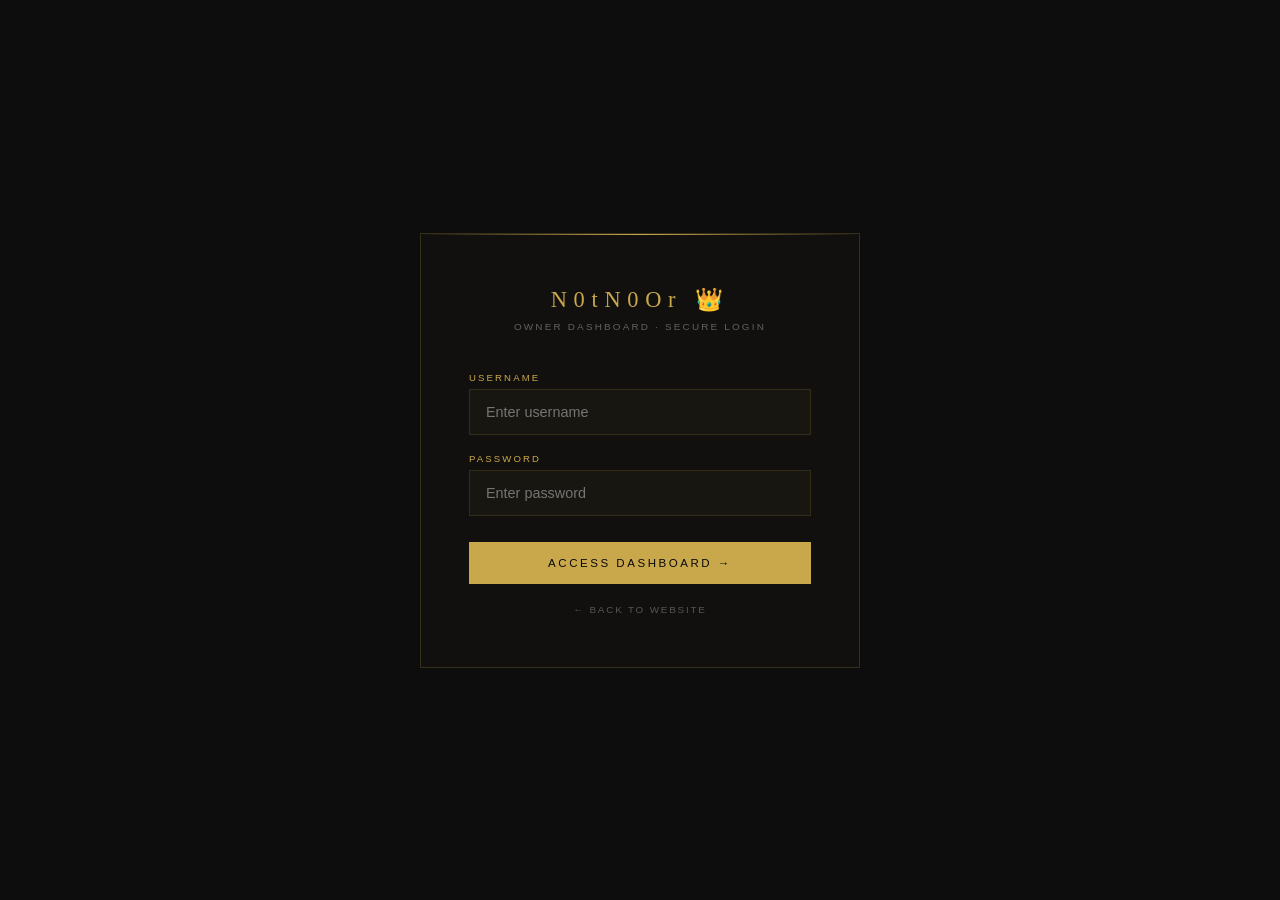
<file: login.html>
<!DOCTYPE html>
<html lang="en">
<head>
<meta charset="UTF-8">
<meta name="viewport" content="width=device-width, initial-scale=1.0">
<title>N0tN0Or Admin Login</title>
<link rel="stylesheet" href="style.css">
</head>
<body class="login-page">
<div class="login-box">
  <div class="login-logo">N0tN0Or 👑</div>
  <div class="login-sub">Owner Dashboard · Secure Login</div>
  <div class="login-form">
    <div><label>Username</label><input type="text" id="loginUser" placeholder="Enter username" autocomplete="username"></div>
    <div><label>Password</label><input type="password" id="loginPass" placeholder="Enter password" autocomplete="current-password" onkeydown="if(event.key==='Enter')doLogin()"></div>
    <div class="login-err" id="loginErr">Incorrect username or password.</div>
    <button class="login-btn" onclick="doLogin()">Access Dashboard →</button>
  </div>
  <a class="login-back" href="index.html">← Back to Website</a>
</div>
<script>window.CURRENT_PAGE = "login";</script>
<script src="main.js"></script>
</body>
</html>
</file>
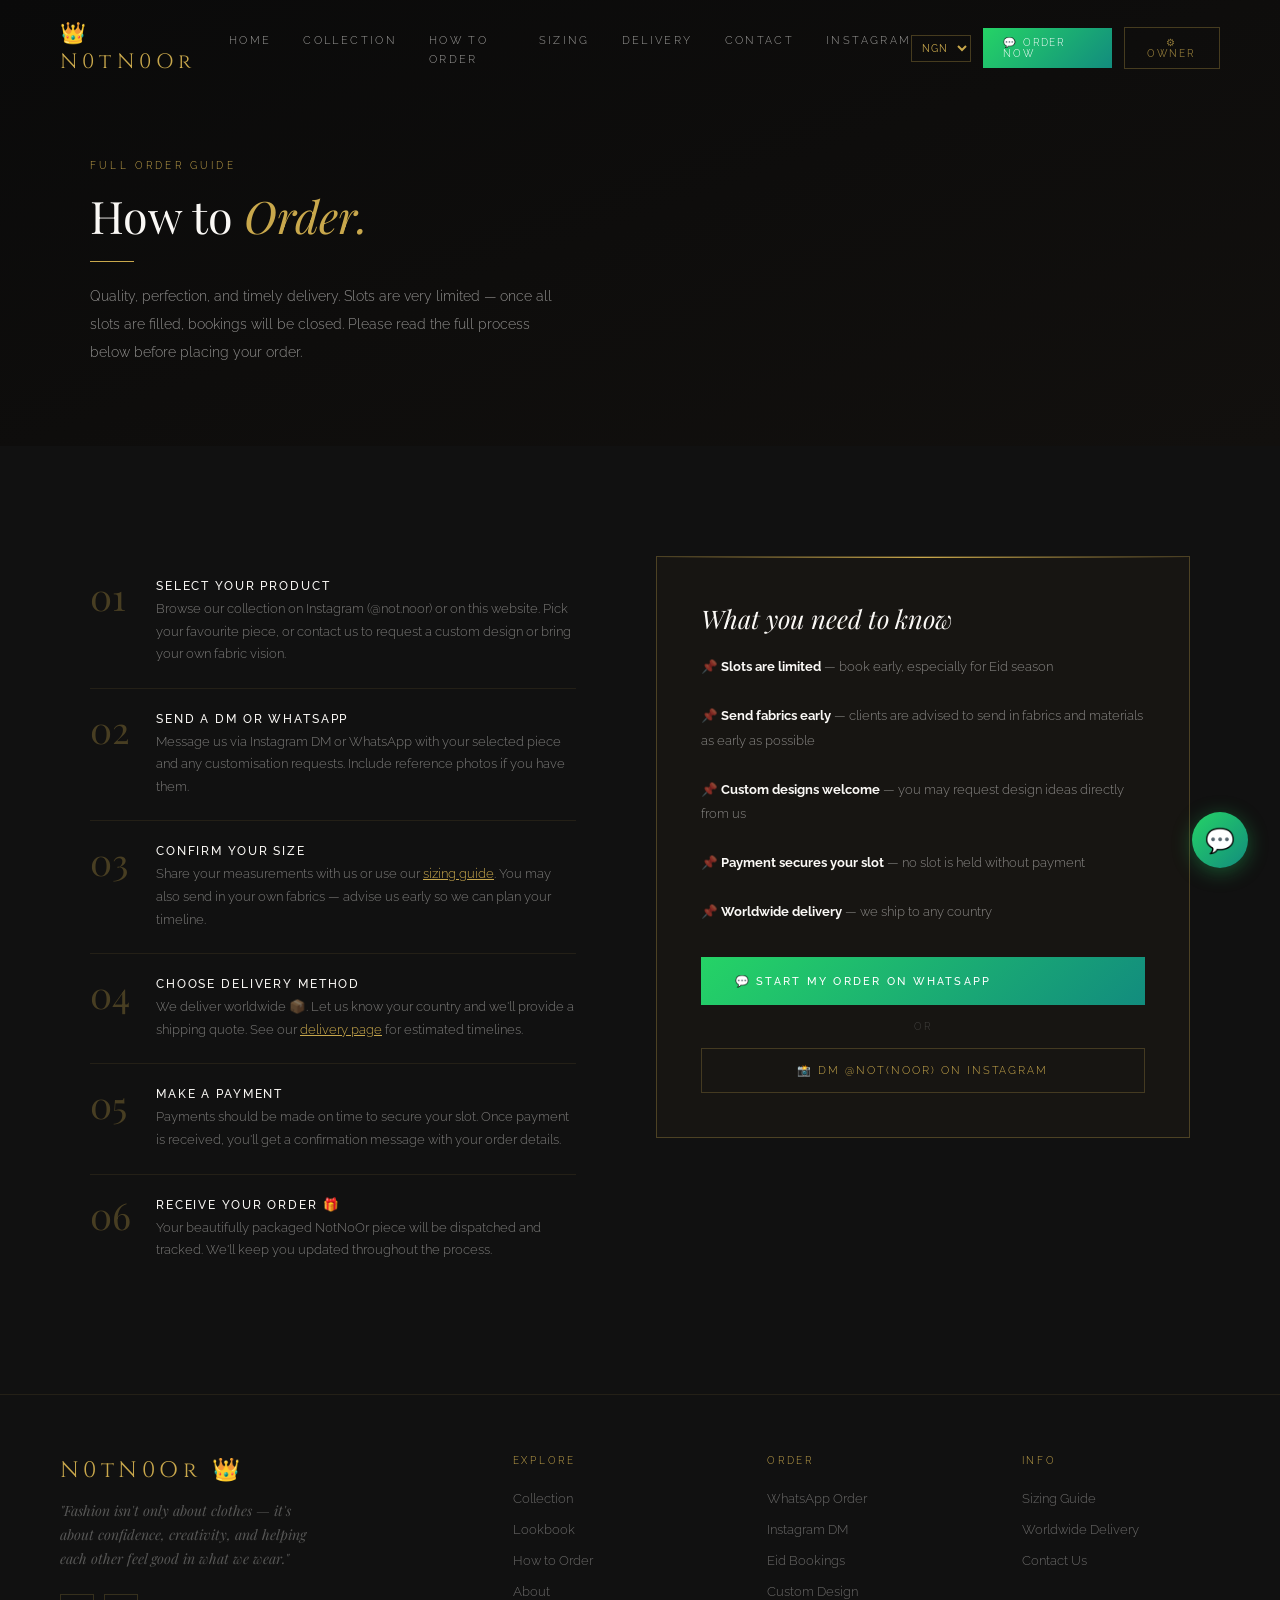
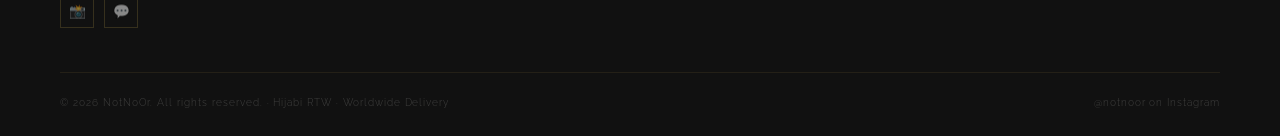
<file: order.html>
<!DOCTYPE html>
<html lang="en">
<head>
<meta charset="UTF-8">
<meta name="viewport" content="width=device-width, initial-scale=1.0">
<title>N0tN0Or — Hijabi RTW | Worldwide Delivery</title>
<link href="https://fonts.googleapis.com/css2?family=Playfair+Display:ital,wght@0,400;0,500;0,700;1,400;1,500&family=Raleway:wght@200;300;400;500;600&family=Cinzel:wght@400;500&display=swap" rel="stylesheet">
<link rel="stylesheet" href="style.css">
<!--
/* ═══════════════════════════════════════════
   VARIABLES & RESET
═══════════════════════════════════════════ */
:root {
  --black:#0a0a0a; --near-black:#111111; --dark:#1a1410;
  --gold:#c9a84c; --gold-light:#e8cc7a; --gold-dim:rgba(201,168,76,0.3);
  --rose:#d4697a; --rose-light:#e8a0b0; --rose-pale:#f5d8df;
  --white:#faf8f5; --off-white:#f0ece6; --grey:#888;
  --success:#25d366; --danger:#e05050; --admin-bg:#0d0d0d;
}
*{margin:0;padding:0;box-sizing:border-box;}
html{scroll-behavior:smooth;}
body{background:var(--black);color:var(--white);font-family:'Raleway',sans-serif;font-weight:300;overflow-x:hidden;}

body{cursor:auto;}}

/* ═══════════════════════════════════════════
   PAGE SYSTEM
═══════════════════════════════════════════ */
.page{display:none;min-height:100vh;}
.page.active{display:block;}

/* ═══════════════════════════════════════════
   NAV
═══════════════════════════════════════════ */
nav{position:fixed;top:var(--nav-top,0);width:100%;z-index:1000;padding:20px 60px;display:flex;align-items:center;justify-content:space-between;transition:background .3s,border-bottom .3s,top .3s;}
nav.scrolled{background:rgba(10,10,10,0.97);backdrop-filter:blur(12px);border-bottom:1px solid rgba(201,168,76,0.08);}
body.ann-visible{--nav-top:38px;}
.ann-bar{position:fixed;top:0;left:0;right:0;z-index:1100;}
.nav-logo{font-family:'Cinzel',serif;font-size:1.3rem;letter-spacing:.25em;color:var(--gold);text-decoration:none;display:flex;align-items:center;gap:10px;}
.nav-links{display:flex;gap:32px;list-style:none;}
.nav-links a{font-size:.67rem;letter-spacing:.22em;text-transform:uppercase;color:rgba(250,248,245,.6);text-decoration:none;transition:color .3s;}
.nav-links a:hover,.nav-links a.active-link{color:var(--gold);}
.nav-right{display:flex;gap:12px;align-items:center;}
.nav-wa{background:linear-gradient(135deg,#25d366,#128c7e);color:#fff;padding:9px 20px;font-size:.63rem;letter-spacing:.18em;text-transform:uppercase;text-decoration:none;transition:opacity .3s;display:flex;align-items:center;gap:7px;}
.nav-wa:hover{opacity:.85;}
.nav-admin-btn{background:none;border:1px solid rgba(201,168,76,.3);color:rgba(201,168,76,.7);padding:9px 18px;font-size:.62rem;letter-spacing:.2em;text-transform:uppercase;font-family:'Raleway',sans-serif;transition:all .3s;}
.nav-admin-btn:hover{border-color:var(--gold);color:var(--gold);}
.hamburger{display:none;flex-direction:column;gap:5px;padding:4px;background:none;border:none;}
.hamburger span{display:block;width:24px;height:1px;background:var(--gold);}

/* ═══════════════════════════════════════════
   MOBILE MENU
═══════════════════════════════════════════ */
.mobile-menu{display:none;position:fixed;inset:0;z-index:999;background:rgba(10,10,10,.98);flex-direction:column;align-items:center;justify-content:center;gap:32px;}
.mobile-menu.open{display:flex;}
.mobile-menu a,.mobile-menu button.mm-link{font-family:'Cinzel',serif;font-size:1.1rem;letter-spacing:.2em;text-transform:uppercase;color:var(--gold);text-decoration:none;background:none;border:none;}
.mm-close{position:absolute;top:28px;right:28px;background:none;border:none;color:var(--gold);font-size:1.5rem;}

/* ═══════════════════════════════════════════
   UTILITIES
═══════════════════════════════════════════ */
.s-label{font-size:.62rem;letter-spacing:.32em;text-transform:uppercase;color:var(--gold);margin-bottom:18px;display:block;}
.s-title{font-family:'Playfair Display',serif;font-size:clamp(2rem,3.5vw,3.5rem);font-weight:400;line-height:1.2;color:var(--white);}
.s-title .italic{font-style:italic;color:var(--gold);}
.s-title .rose{color:var(--rose-light);}
.s-body{font-size:.9rem;line-height:1.95;color:rgba(250,248,245,.55);margin-top:20px;max-width:480px;}
.deco-line{width:44px;height:1px;background:var(--gold);margin:18px 0;}
.deco-line.rose{background:var(--rose);}
.deco-line.center{margin:18px auto;}
.section{padding:110px 60px;}
.reveal{opacity:0;transform:translateY(32px);transition:opacity .85s ease,transform .85s ease;}
.reveal.on{opacity:1;transform:none;}
.d1{transition-delay:.1s;}.d2{transition-delay:.2s;}.d3{transition-delay:.3s;}.d4{transition-delay:.4s;}.d5{transition-delay:.5s;}
.btn-gold{background:var(--gold);color:var(--black);padding:15px 38px;font-family:'Raleway',sans-serif;font-size:.7rem;letter-spacing:.22em;text-transform:uppercase;font-weight:500;text-decoration:none;border:none;transition:background .3s,transform .3s;display:inline-flex;align-items:center;gap:10px;}
.btn-gold:hover{background:var(--gold-light);transform:translateY(-2px);}
.btn-outline{border:1px solid var(--gold);color:var(--gold);padding:14px 34px;font-family:'Raleway',sans-serif;font-size:.7rem;letter-spacing:.22em;text-transform:uppercase;text-decoration:none;transition:all .3s;display:inline-flex;align-items:center;gap:10px;background:none;}
.btn-outline:hover{background:var(--gold);color:var(--black);}
.btn-rose{background:var(--rose);color:#fff;padding:15px 38px;font-family:'Raleway',sans-serif;font-size:.7rem;letter-spacing:.22em;text-transform:uppercase;font-weight:500;text-decoration:none;border:none;transition:background .3s,transform .3s;display:inline-flex;align-items:center;gap:10px;}
.btn-rose:hover{background:var(--rose-light);color:var(--black);transform:translateY(-2px);}
.wa-float{position:fixed;bottom:32px;right:32px;z-index:500;width:56px;height:56px;background:linear-gradient(135deg,#25d366,#128c7e);border-radius:50%;display:flex;align-items:center;justify-content:center;font-size:1.5rem;text-decoration:none;box-shadow:0 4px 20px rgba(37,211,102,.35);transition:transform .3s,box-shadow .3s;}
.wa-float:hover{transform:scale(1.1);box-shadow:0 6px 28px rgba(37,211,102,.5);}

/* ═══════════════════════════════════════════
   MARQUEE
═══════════════════════════════════════════ */
.marquee{background:var(--gold);padding:13px 0;overflow:hidden;}
.marquee-track{display:flex;animation:marquee 25s linear infinite;white-space:nowrap;}
.marquee-item{font-family:'Cinzel',serif;font-size:.72rem;letter-spacing:.2em;text-transform:uppercase;color:var(--black);padding:0 36px;display:flex;align-items:center;gap:36px;}

/* ═══════════════════════════════════════════
   HOME PAGE
═══════════════════════════════════════════ */
.hero{min-height:100vh;display:flex;flex-direction:column;justify-content:center;position:relative;overflow:hidden;padding:140px 60px 100px;}
.hero-bg{position:absolute;inset:0;background:radial-gradient(ellipse at 80% 50%,rgba(201,168,76,.07) 0%,transparent 55%),radial-gradient(ellipse at 20% 80%,rgba(212,105,122,.08) 0%,transparent 50%),linear-gradient(160deg,#0a0a0a 0%,#12100e 100%);}
.hero-grid{position:absolute;inset:0;background-image:linear-gradient(rgba(201,168,76,.04) 1px,transparent 1px),linear-gradient(90deg,rgba(201,168,76,.04) 1px,transparent 1px);background-size:60px 60px;}
.hero-big-n{position:absolute;right:-40px;top:50%;transform:translateY(-50%);font-family:'Cinzel',serif;font-size:28vw;color:rgba(201,168,76,.04);line-height:1;user-select:none;pointer-events:none;}
.hero-content{position:relative;z-index:2;max-width:760px;}
.hero-badge{display:inline-flex;align-items:center;gap:10px;border:1px solid var(--gold-dim);padding:8px 20px;font-size:.62rem;letter-spacing:.28em;text-transform:uppercase;color:var(--gold);margin-bottom:32px;opacity:0;animation:fadeUp 1s .2s forwards;}
.hero-badge-dot{width:6px;height:6px;background:var(--gold);border-radius:50%;animation:pulse 2s infinite;}
.hero-title{font-family:'Playfair Display',serif;font-size:clamp(3rem,6vw,7rem);font-weight:400;line-height:1.05;opacity:0;animation:fadeUp 1s .4s forwards;}
.hero-title .gold{color:var(--gold);}
.hero-title .italic{font-style:italic;}
.hero-title .outline{-webkit-text-stroke:1px var(--gold);color:transparent;}
.hero-sub{margin-top:24px;max-width:480px;font-size:.9rem;line-height:1.95;color:rgba(250,248,245,.5);opacity:0;animation:fadeUp 1s .6s forwards;}
.hero-actions{margin-top:48px;display:flex;gap:14px;flex-wrap:wrap;opacity:0;animation:fadeUp 1s .8s forwards;}
.hero-stats{position:absolute;right:60px;bottom:80px;z-index:2;display:flex;gap:44px;opacity:0;animation:fadeIn 1s 1.4s forwards;}
.stat-val{font-family:'Playfair Display',serif;font-size:2.1rem;font-weight:400;color:var(--gold);}
.stat-lbl{font-size:.58rem;letter-spacing:.2em;text-transform:uppercase;color:rgba(250,248,245,.4);margin-top:4px;}

/* ABOUT */
.about{background:var(--near-black);display:grid;grid-template-columns:1fr 1fr;min-height:80vh;}
.about-vis{position:relative;overflow:hidden;background:linear-gradient(160deg,#1a120c 0%,#0d0905 100%);display:flex;align-items:center;justify-content:center;}
.about-big-logo{font-family:'Cinzel',serif;font-size:13rem;color:rgba(201,168,76,.05);user-select:none;line-height:1;}
.about-glow{position:absolute;top:50%;left:50%;transform:translate(-50%,-50%);width:280px;height:280px;background:radial-gradient(circle,rgba(201,168,76,.08) 0%,transparent 70%);}
.about-card{position:absolute;bottom:48px;left:36px;right:36px;border:1px solid var(--gold-dim);padding:28px 32px;background:rgba(10,10,10,.88);backdrop-filter:blur(12px);}
.about-card-q{font-family:'Playfair Display',serif;font-style:italic;font-size:1.05rem;line-height:1.7;color:var(--off-white);}
.about-card-attr{margin-top:12px;font-size:.6rem;letter-spacing:.25em;text-transform:uppercase;color:var(--gold);}
.about-content{padding:90px 70px;display:flex;flex-direction:column;justify-content:center;}
.about-pills{display:flex;flex-wrap:wrap;gap:9px;margin-top:36px;}
.pill{border:1px solid rgba(201,168,76,.22);padding:7px 16px;font-size:.6rem;letter-spacing:.18em;text-transform:uppercase;color:rgba(250,248,245,.45);transition:all .3s;}
.pill:hover{border-color:var(--gold);color:var(--gold);}

/* COLLECTION GRID */
.coll-header{display:flex;justify-content:space-between;align-items:flex-end;margin-bottom:56px;flex-wrap:wrap;gap:20px;}
.product-grid{display:grid;grid-template-columns:repeat(auto-fill,minmax(300px,1fr));gap:3px;}
.prod-card{position:relative;overflow:hidden;background:var(--near-black);}
.prod-visual{aspect-ratio:3/4;position:relative;overflow:hidden;}
.prod-visual img{width:100%;height:100%;object-fit:cover;transition:transform .7s ease;}
.prod-card:hover .prod-visual img{transform:scale(1.06);}
.prod-visual-placeholder{width:100%;height:100%;display:flex;align-items:center;justify-content:center;transition:transform .7s ease;}
.prod-card:hover .prod-visual-placeholder{transform:scale(1.06);}
.prod-shimmer{position:absolute;inset:0;background:linear-gradient(135deg,rgba(255,255,255,0) 40%,rgba(255,255,255,.05) 50%,rgba(255,255,255,0) 60%);background-size:200% 200%;pointer-events:none;}
.prod-overlay{position:absolute;inset:0;background:linear-gradient(to top,rgba(0,0,0,.88) 0%,rgba(0,0,0,.1) 50%,transparent 100%);display:flex;flex-direction:column;justify-content:flex-end;padding:24px;opacity:0;transition:opacity .4s;}
.prod-card:hover .prod-overlay{opacity:1;}
.prod-tag{font-size:.57rem;letter-spacing:.24em;text-transform:uppercase;color:var(--gold);margin-bottom:6px;}
.prod-name{font-family:'Playfair Display',serif;font-style:italic;font-size:1.3rem;color:var(--white);}
.prod-desc{font-size:.78rem;color:rgba(250,248,245,.6);margin-top:6px;line-height:1.5;}
.prod-price{font-family:'Cinzel',serif;font-size:.9rem;color:var(--gold);margin-top:10px;}
.prod-order-btn{margin-top:14px;display:inline-flex;align-items:center;gap:7px;font-size:.62rem;letter-spacing:.2em;text-transform:uppercase;color:var(--gold);text-decoration:none;border-bottom:1px solid var(--gold-dim);padding-bottom:3px;transition:border-color .3s;}
.prod-order-btn:hover{border-color:var(--gold);}
.prod-badge{position:absolute;top:16px;right:16px;z-index:2;background:var(--gold);color:var(--black);font-size:.53rem;letter-spacing:.14em;text-transform:uppercase;font-weight:600;padding:4px 10px;}
.prod-badge.sold{background:var(--grey);}
.prod-badge.new{background:var(--rose);}
.no-products{text-align:center;padding:100px 40px;color:rgba(250,248,245,.3);font-family:'Playfair Display',serif;font-style:italic;font-size:1.3rem;}

/* GRADIENTS for placeholder cards */
.g1{background:linear-gradient(160deg,#2a1520 0%,#6b2840 50%,#c9506a 100%);}
.g2{background:linear-gradient(160deg,#1c1c2e 0%,#4a3a6e 100%);}
.g3{background:linear-gradient(160deg,#0f1a0f 0%,#1e4d1e 60%,#2d7a2d 100%);}
.g4{background:linear-gradient(160deg,#1a1008 0%,#4d3010 60%,#8a5a20 100%);}
.g5{background:linear-gradient(160deg,#1a0f14 0%,#5c2040 70%,#a03060 100%);}
.g6{background:linear-gradient(160deg,#0f0f1a 0%,#2a2050 70%,#5040a0 100%);}

/* HOW TO ORDER */
.how{background:linear-gradient(160deg,#0d0905 0%,#12100e 100%);}
.how-inner{max-width:1100px;margin:0 auto;display:grid;grid-template-columns:1fr 1.1fr;gap:80px;align-items:start;}
.how-steps{display:flex;flex-direction:column;}
.how-step{display:flex;gap:22px;align-items:flex-start;padding:22px 0;border-bottom:1px solid rgba(201,168,76,.1);}
.how-step:last-child{border-bottom:none;}
.step-num{font-family:'Playfair Display',serif;font-size:2.3rem;color:var(--gold-dim);line-height:1;flex-shrink:0;width:44px;transition:color .3s;}
.how-step:hover .step-num{color:var(--gold);}
.step-title{font-size:.78rem;letter-spacing:.15em;text-transform:uppercase;color:var(--white);margin-bottom:5px;font-weight:500;}
.step-desc{font-size:.83rem;line-height:1.7;color:rgba(250,248,245,.45);}
.how-cta-box{border:1px solid var(--gold-dim);padding:44px;background:rgba(201,168,76,.03);position:relative;overflow:hidden;}
.how-cta-box::before{content:'';position:absolute;top:-1px;left:0;right:0;height:2px;background:linear-gradient(90deg,transparent,var(--gold),transparent);}
.cta-title{font-family:'Playfair Display',serif;font-size:1.6rem;font-style:italic;color:var(--white);line-height:1.4;}
.cta-body{font-size:.83rem;line-height:1.85;color:rgba(250,248,245,.5);margin:18px 0 32px;}
.how-wa-btn{display:flex;align-items:center;gap:12px;background:linear-gradient(135deg,#25d366,#128c7e);color:#fff;padding:17px 34px;text-decoration:none;font-size:.7rem;letter-spacing:.2em;text-transform:uppercase;transition:opacity .3s,transform .3s;font-weight:500;}
.how-wa-btn:hover{opacity:.9;transform:translateY(-2px);}
.how-or{margin:16px 0;font-size:.62rem;letter-spacing:.2em;text-transform:uppercase;color:rgba(250,248,245,.2);text-align:center;}
.how-ig-btn{display:flex;align-items:center;justify-content:center;gap:10px;border:1px solid rgba(201,168,76,.25);color:var(--gold);padding:15px 34px;text-decoration:none;font-size:.68rem;letter-spacing:.18em;text-transform:uppercase;transition:all .3s;}
.how-ig-btn:hover{background:var(--gold);color:var(--black);}

/* PHILOSOPHY */
.philosophy{background:var(--near-black);position:relative;overflow:hidden;}
.phil-bg-text{position:absolute;top:50%;left:50%;transform:translate(-50%,-50%);font-family:'Playfair Display',serif;font-size:20vw;font-style:italic;color:rgba(255,255,255,.02);white-space:nowrap;user-select:none;}
.phil-inner{max-width:900px;margin:0 auto;text-align:center;position:relative;z-index:1;}
.phil-quote{font-family:'Playfair Display',serif;font-style:italic;font-size:clamp(1.5rem,2.8vw,2.4rem);line-height:1.55;color:var(--white);margin:44px 0;}
.phil-quote .hl{color:var(--gold);}
.phil-points{display:grid;grid-template-columns:repeat(3,1fr);gap:2px;margin-top:64px;}
.phil-pt{padding:44px 32px;border:1px solid rgba(201,168,76,.08);background:rgba(201,168,76,.02);transition:background .3s,border-color .3s;}
.phil-pt:hover{background:rgba(201,168,76,.05);border-color:var(--gold-dim);}
.phil-pt-icon{font-size:1.7rem;margin-bottom:18px;}
.phil-pt-title{font-family:'Playfair Display',serif;font-size:1rem;color:var(--white);margin-bottom:10px;}
.phil-pt-body{font-size:.8rem;line-height:1.8;color:rgba(250,248,245,.45);}

/* LOOKBOOK */
.lb-grid{display:grid;grid-template-columns:repeat(4,1fr);grid-template-rows:auto auto;gap:3px;margin-top:60px;}
.lb-item{position:relative;overflow:hidden;}
.lb-item:nth-child(1){grid-column:span 2;grid-row:span 2;}
.lb-item:nth-child(5){grid-column:span 2;}
.lb-vis{aspect-ratio:1;position:relative;}
.lb-item:nth-child(1) .lb-vis{height:100%;aspect-ratio:unset;min-height:480px;}
.lb-item:nth-child(5) .lb-vis{aspect-ratio:2/1;}
.lb-bg{position:absolute;inset:0;transition:transform .6s;}
.lb-item:hover .lb-bg{transform:scale(1.05);}
.lb-shine{position:absolute;inset:0;background:radial-gradient(ellipse at 30% 20%,rgba(255,255,255,.1) 0%,transparent 60%);}
.lb-cap{position:absolute;inset:0;background:linear-gradient(to top,rgba(0,0,0,.8) 0%,transparent 50%);display:flex;align-items:flex-end;padding:22px;opacity:0;transition:opacity .4s;}
.lb-item:hover .lb-cap{opacity:1;}
.lb-cap-text{font-family:'Playfair Display',serif;font-style:italic;font-size:.92rem;color:var(--white);}

/* TESTIMONIALS */
.testi-grid{display:grid;grid-template-columns:repeat(3,1fr);gap:2px;margin-top:60px;}
.testi-card{padding:38px 32px;background:rgba(201,168,76,.03);border:1px solid rgba(201,168,76,.08);transition:border-color .3s;position:relative;}
.testi-card:hover{border-color:rgba(201,168,76,.2);}
.testi-top{display:flex;align-items:center;gap:12px;margin-bottom:20px;}
.testi-avatar{width:42px;height:42px;border-radius:50%;border:1px solid var(--gold-dim);display:flex;align-items:center;justify-content:center;font-family:'Playfair Display',serif;font-size:1rem;color:var(--gold);flex-shrink:0;}
.testi-name{font-size:.76rem;letter-spacing:.1em;text-transform:uppercase;color:var(--white);font-weight:500;}
.testi-loc{font-size:.63rem;color:rgba(250,248,245,.35);margin-top:2px;}
.testi-stars{color:var(--gold);font-size:.72rem;letter-spacing:3px;margin-bottom:14px;}
.testi-text{font-family:'Playfair Display',serif;font-style:italic;font-size:.97rem;line-height:1.75;color:rgba(250,248,245,.72);}
.testi-mark{position:absolute;top:20px;right:24px;font-family:'Playfair Display',serif;font-size:3.5rem;color:rgba(201,168,76,.07);line-height:1;}

/* IG CTA */
.igcta{background:linear-gradient(135deg,#0a0a0a 0%,#1a0e12 50%,#0a0a0a 100%);text-align:center;position:relative;overflow:hidden;}
.igcta-glow{position:absolute;top:50%;left:50%;transform:translate(-50%,-50%);width:500px;height:500px;background:radial-gradient(circle,rgba(212,105,122,.06) 0%,transparent 70%);}
.igcta-inner{position:relative;z-index:1;}
.igcta-title{font-family:'Playfair Display',serif;font-size:clamp(2rem,4vw,3.8rem);line-height:1.2;}
.igcta-title .italic{font-style:italic;color:var(--rose-light);}
.igcta-body{font-size:.9rem;line-height:1.9;color:rgba(250,248,245,.5);margin:20px auto;max-width:460px;}
.igcta-btn{display:inline-flex;align-items:center;gap:12px;background:linear-gradient(135deg,#833ab4,#fd1d1d,#fcb045);color:#fff;padding:17px 44px;text-decoration:none;font-size:.7rem;letter-spacing:.22em;text-transform:uppercase;font-weight:500;transition:opacity .3s,transform .3s;margin-top:10px;}
.igcta-btn:hover{opacity:.88;transform:translateY(-2px);}
.ig-handle{margin-top:14px;font-family:'Playfair Display',serif;font-style:italic;font-size:.95rem;color:rgba(250,248,245,.22);}

/* ═══════════════════════════════════════════
   SIZING PAGE
═══════════════════════════════════════════ */
.sizing-hero{padding:160px 60px 80px;text-align:center;background:linear-gradient(160deg,#0a0a0a 0%,#1a120c 100%);}
.sizing-table-wrap{max-width:900px;margin:60px auto;padding:0 60px;}
.size-table{width:100%;border-collapse:collapse;}
.size-table th{background:rgba(201,168,76,.1);color:var(--gold);font-size:.65rem;letter-spacing:.22em;text-transform:uppercase;padding:16px 20px;text-align:left;font-weight:500;border-bottom:1px solid var(--gold-dim);}
.size-table td{padding:14px 20px;font-size:.85rem;color:rgba(250,248,245,.65);border-bottom:1px solid rgba(201,168,76,.07);}
.size-table tr:hover td{background:rgba(201,168,76,.03);}
.size-table td:first-child{color:var(--white);font-weight:400;}
.sizing-tips{max-width:900px;margin:0 auto 60px;padding:0 60px;display:grid;grid-template-columns:1fr 1fr;gap:20px;}
.tip-card{background:rgba(201,168,76,.03);border:1px solid rgba(201,168,76,.1);padding:28px;transition:border-color .3s;}
.tip-card:hover{border-color:var(--gold-dim);}
.tip-icon{font-size:1.5rem;margin-bottom:12px;}
.tip-title{font-size:.78rem;letter-spacing:.15em;text-transform:uppercase;color:var(--white);margin-bottom:8px;}
.tip-body{font-size:.82rem;line-height:1.7;color:rgba(250,248,245,.45);}

/* ═══════════════════════════════════════════
   DELIVERY PAGE
═══════════════════════════════════════════ */
.delivery-hero{padding:160px 60px 80px;text-align:center;background:linear-gradient(160deg,#0a0a0a 0%,#0d1410 100%);}
.delivery-zones{max-width:1000px;margin:60px auto;padding:0 60px;display:grid;grid-template-columns:repeat(3,1fr);gap:3px;}
.zone-card{padding:40px 32px;background:rgba(201,168,76,.03);border:1px solid rgba(201,168,76,.08);transition:all .3s;text-align:center;}
.zone-card:hover{border-color:var(--gold-dim);background:rgba(201,168,76,.06);}
.zone-icon{font-size:2.2rem;margin-bottom:16px;}
.zone-name{font-family:'Playfair Display',serif;font-size:1.1rem;color:var(--white);margin-bottom:10px;}
.zone-time{font-size:.65rem;letter-spacing:.2em;text-transform:uppercase;color:var(--gold);margin-bottom:14px;}
.zone-desc{font-size:.8rem;line-height:1.7;color:rgba(250,248,245,.45);}
.delivery-note{max-width:700px;margin:48px auto;padding:32px;border:1px solid var(--gold-dim);background:rgba(201,168,76,.04);text-align:center;}
.delivery-note p{font-family:'Playfair Display',serif;font-style:italic;font-size:1rem;line-height:1.7;color:var(--off-white);}

/* ═══════════════════════════════════════════
   CONTACT PAGE
═══════════════════════════════════════════ */
.contact-hero{padding:160px 60px 80px;text-align:center;}
.contact-grid{max-width:1000px;margin:0 auto;padding:0 60px 80px;display:grid;grid-template-columns:1fr 1fr;gap:60px;align-items:start;}
.contact-card{border:1px solid rgba(201,168,76,.12);padding:40px;background:rgba(201,168,76,.02);transition:border-color .3s;}
.contact-card:hover{border-color:var(--gold-dim);}
.contact-card-icon{font-size:2rem;margin-bottom:16px;}
.contact-card-title{font-family:'Playfair Display',serif;font-size:1.2rem;color:var(--white);margin-bottom:10px;}
.contact-card-body{font-size:.83rem;line-height:1.75;color:rgba(250,248,245,.5);margin-bottom:24px;}
.contact-links{display:flex;flex-direction:column;gap:12px;}
.contact-link{display:flex;align-items:center;gap:10px;font-size:.75rem;letter-spacing:.12em;text-transform:uppercase;color:var(--gold);text-decoration:none;padding:12px 18px;border:1px solid rgba(201,168,76,.2);transition:all .3s;}
.contact-link:hover{background:var(--gold);color:var(--black);border-color:var(--gold);}
.contact-form{display:flex;flex-direction:column;gap:16px;}
.form-group{display:flex;flex-direction:column;gap:7px;}
.form-group label{font-size:.62rem;letter-spacing:.22em;text-transform:uppercase;color:var(--gold);}
.form-group input,.form-group textarea,.form-group select{background:rgba(201,168,76,.04);border:1px solid rgba(201,168,76,.15);color:var(--white);padding:13px 16px;font-family:'Raleway',sans-serif;font-size:.85rem;font-weight:300;outline:none;transition:border-color .3s;}
.form-group input:focus,.form-group textarea:focus,.form-group select:focus{border-color:var(--gold);}
.form-group textarea{min-height:110px;resize:vertical;}
.form-group select option{background:var(--near-black);}
.form-submit{background:var(--gold);color:var(--black);border:none;padding:15px 36px;font-family:'Raleway',sans-serif;font-size:.7rem;letter-spacing:.22em;text-transform:uppercase;font-weight:500;transition:background .3s;}
.form-submit:hover{background:var(--gold-light);}
.form-success{display:none;background:rgba(37,211,102,.1);border:1px solid rgba(37,211,102,.3);padding:16px;color:#25d366;font-size:.85rem;text-align:center;margin-top:10px;}

/* ═══════════════════════════════════════════
   ADMIN LOGIN
═══════════════════════════════════════════ */
#page-login{background:var(--admin-bg);min-height:100vh;display:none;align-items:center;justify-content:center;}
#page-login.active{display:flex;}
.login-box{width:100%;max-width:440px;padding:52px 48px;border:1px solid rgba(201,168,76,.2);background:rgba(201,168,76,.02);position:relative;overflow:hidden;}
.login-box::before{content:'';position:absolute;top:-1px;left:0;right:0;height:2px;background:linear-gradient(90deg,transparent,var(--gold),transparent);}
.login-logo{font-family:'Cinzel',serif;font-size:1.4rem;letter-spacing:.3em;color:var(--gold);text-align:center;margin-bottom:8px;}
.login-sub{font-size:.62rem;letter-spacing:.22em;text-transform:uppercase;color:rgba(250,248,245,.35);text-align:center;margin-bottom:40px;}
.login-form{display:flex;flex-direction:column;gap:18px;}
.login-form label{font-size:.6rem;letter-spacing:.22em;text-transform:uppercase;color:var(--gold);display:block;margin-bottom:6px;}
.login-form input{width:100%;background:rgba(201,168,76,.04);border:1px solid rgba(201,168,76,.15);color:var(--white);padding:14px 16px;font-family:'Raleway',sans-serif;font-size:.9rem;outline:none;transition:border-color .3s;}
.login-form input:focus{border-color:var(--gold);}
.login-btn{background:var(--gold);color:var(--black);border:none;padding:15px;font-family:'Raleway',sans-serif;font-size:.72rem;letter-spacing:.22em;text-transform:uppercase;font-weight:500;transition:background .3s;width:100%;margin-top:8px;}
.login-btn:hover{background:var(--gold-light);}
.login-err{color:var(--danger);font-size:.78rem;text-align:center;display:none;margin-top:4px;}
.login-back{display:block;text-align:center;margin-top:20px;font-size:.62rem;letter-spacing:.18em;text-transform:uppercase;color:rgba(250,248,245,.3);text-decoration:none;transition:color .3s;}
.login-back:hover{color:var(--gold);}

/* ═══════════════════════════════════════════
   ADMIN DASHBOARD
═══════════════════════════════════════════ */
#page-admin{background:var(--admin-bg);min-height:100vh;display:none;}
#page-admin.active{display:block;}
.admin-layout{display:grid;grid-template-columns:260px 1fr;min-height:100vh;}
.admin-sidebar{background:#0d0d0d;border-right:1px solid rgba(201,168,76,.1);padding:32px 0;display:flex;flex-direction:column;position:sticky;top:0;height:100vh;overflow-y:auto;}
.sidebar-logo{font-family:'Cinzel',serif;font-size:1.1rem;letter-spacing:.2em;color:var(--gold);padding:0 28px 32px;border-bottom:1px solid rgba(201,168,76,.1);margin-bottom:20px;}
.sidebar-logo span{display:block;font-family:'Raleway',sans-serif;font-size:.58rem;letter-spacing:.18em;text-transform:uppercase;color:rgba(250,248,245,.3);margin-top:4px;}
.sidebar-nav{display:flex;flex-direction:column;flex:1;}
.sb-link{display:flex;align-items:center;gap:12px;padding:13px 28px;font-size:.72rem;letter-spacing:.15em;text-transform:uppercase;color:rgba(250,248,245,.45);text-decoration:none;transition:all .3s;border-left:2px solid transparent;background:none;border-right:none;border-top:none;border-bottom:none;width:100%;text-align:left;font-family:'Raleway',sans-serif;font-weight:400;}
.sb-link:hover,.sb-link.active{color:var(--gold);background:rgba(201,168,76,.05);border-left-color:var(--gold);}
.sb-link .sb-icon{font-size:1rem;flex-shrink:0;width:20px;}
.sidebar-footer{padding:20px 28px;border-top:1px solid rgba(201,168,76,.1);margin-top:auto;}
.sb-logout{width:100%;background:none;border:1px solid rgba(212,105,122,.3);color:var(--rose-light);padding:10px;font-family:'Raleway',sans-serif;font-size:.62rem;letter-spacing:.18em;text-transform:uppercase;transition:all .3s;}
.sb-logout:hover{background:var(--rose);color:#fff;border-color:var(--rose);}
.admin-main{padding:48px 52px;overflow-y:auto;}
.admin-panel{display:none;}
.admin-panel.active{display:block;}
.admin-topbar{display:flex;align-items:center;justify-content:space-between;margin-bottom:40px;}
.admin-page-title{font-family:'Playfair Display',serif;font-size:1.9rem;font-weight:400;color:var(--white);}
.admin-page-sub{font-size:.75rem;color:rgba(250,248,245,.35);margin-top:4px;letter-spacing:.1em;}

.admin-mobile-nav{display:none;margin-bottom:28px;}
.admin-mobile-nav label{font-size:.65rem;letter-spacing:.18em;color:rgba(250,248,245,.6);margin-bottom:6px;display:block;}
.admin-mobile-nav select{width:100%;background:rgba(201,168,76,.04);border:1px solid rgba(201,168,76,.15);color:var(--white);padding:12px 14px;font-family:'Raleway',sans-serif;font-size:.85rem;outline:none;cursor:pointer;transition:border-color .3s;}
.admin-mobile-nav select:focus{border-color:var(--gold);}

/* DASHBOARD STATS */
.dash-stats{display:grid;grid-template-columns:repeat(4,1fr);gap:16px;margin-bottom:40px;}
.dash-stat{background:rgba(201,168,76,.04);border:1px solid rgba(201,168,76,.1);padding:24px;transition:border-color .3s;}
.dash-stat:hover{border-color:var(--gold-dim);}
.dash-stat-val{font-family:'Playfair Display',serif;font-size:2rem;color:var(--gold);}
.dash-stat-lbl{font-size:.6rem;letter-spacing:.2em;text-transform:uppercase;color:rgba(250,248,245,.35);margin-top:6px;}
.dash-stat-icon{font-size:1.4rem;float:right;opacity:.4;}
.dash-recent{display:grid;grid-template-columns:1fr 1fr;gap:20px;}
.dash-card{background:rgba(201,168,76,.03);border:1px solid rgba(201,168,76,.08);padding:28px;}
.dash-card-title{font-size:.65rem;letter-spacing:.25em;text-transform:uppercase;color:var(--gold);margin-bottom:18px;}
.activity-item{display:flex;gap:12px;align-items:flex-start;padding:10px 0;border-bottom:1px solid rgba(201,168,76,.06);}
.activity-item:last-child{border-bottom:none;}
.act-dot{width:7px;height:7px;background:var(--gold);border-radius:50%;margin-top:5px;flex-shrink:0;}
.act-text{font-size:.8rem;color:rgba(250,248,245,.55);line-height:1.5;}
.act-time{font-size:.65rem;color:rgba(250,248,245,.25);margin-top:2px;}

/* PRODUCTS ADMIN */
.prod-admin-toolbar{display:flex;gap:12px;align-items:center;margin-bottom:28px;flex-wrap:wrap;}
.search-input{background:rgba(201,168,76,.04);border:1px solid rgba(201,168,76,.15);color:var(--white);padding:11px 16px;font-family:'Raleway',sans-serif;font-size:.83rem;outline:none;transition:border-color .3s;min-width:240px;}
.search-input:focus{border-color:var(--gold);}
.filter-sel{background:rgba(201,168,76,.04);border:1px solid rgba(201,168,76,.15);color:var(--white);padding:11px 16px;font-family:'Raleway',sans-serif;font-size:.8rem;outline:none;}
.filter-sel option{background:var(--near-black);}
.admin-prod-grid{display:grid;grid-template-columns:repeat(auto-fill,minmax(240px,1fr));gap:16px;}
.admin-prod-card{background:rgba(201,168,76,.03);border:1px solid rgba(201,168,76,.08);overflow:hidden;transition:border-color .3s;}
.admin-prod-card:hover{border-color:var(--gold-dim);}
.admin-prod-img{aspect-ratio:4/3;position:relative;overflow:hidden;}
.admin-prod-img-placeholder{width:100%;height:100%;display:flex;align-items:center;justify-content:center;font-size:2.5rem;}
.admin-prod-img img{width:100%;height:100%;object-fit:cover;}
.admin-prod-info{padding:16px;}
.admin-prod-name{font-family:'Playfair Display',serif;font-size:1rem;color:var(--white);margin-bottom:4px;}
.admin-prod-tag{font-size:.58rem;letter-spacing:.18em;text-transform:uppercase;color:var(--gold);margin-bottom:8px;}
.admin-prod-price{font-size:.82rem;color:rgba(250,248,245,.5);margin-bottom:14px;}
.admin-prod-actions{display:flex;gap:8px;}
.ap-btn{flex:1;padding:9px;font-size:.6rem;letter-spacing:.15em;text-transform:uppercase;border:none;font-family:'Raleway',sans-serif;font-weight:500;transition:opacity .3s;}
.ap-edit{background:rgba(201,168,76,.15);color:var(--gold);}
.ap-edit:hover{background:rgba(201,168,76,.25);}
.ap-del{background:rgba(224,80,80,.15);color:#e05050;}
.ap-del:hover{background:rgba(224,80,80,.3);}
.ap-toggle{background:rgba(37,211,102,.12);color:#25d366;font-size:.55rem;}
.ap-toggle:hover{background:rgba(37,211,102,.22);}

/* MODAL */
.modal-overlay{display:none;position:fixed;inset:0;z-index:5000;background:rgba(0,0,0,.8);backdrop-filter:blur(6px);align-items:center;justify-content:center;padding:20px;}
.modal-overlay.open{display:flex;}
.modal{background:#111;border:1px solid rgba(201,168,76,.2);padding:44px 48px;width:100%;max-width:580px;max-height:90vh;overflow-y:auto;position:relative;}
.modal::before{content:'';position:absolute;top:-1px;left:0;right:0;height:2px;background:linear-gradient(90deg,transparent,var(--gold),transparent);}
.modal-title{font-family:'Playfair Display',serif;font-size:1.5rem;color:var(--white);margin-bottom:6px;}
.modal-sub{font-size:.65rem;letter-spacing:.18em;text-transform:uppercase;color:rgba(250,248,245,.3);margin-bottom:32px;}
.modal-close{position:absolute;top:20px;right:20px;background:none;border:none;color:rgba(250,248,245,.4);font-size:1.3rem;transition:color .3s;}
.modal-close:hover{color:var(--white);}
.modal-form{display:flex;flex-direction:column;gap:18px;}
.modal-form label{font-size:.6rem;letter-spacing:.2em;text-transform:uppercase;color:var(--gold);display:block;margin-bottom:6px;}
.modal-form input,.modal-form textarea,.modal-form select{width:100%;background:rgba(201,168,76,.04);border:1px solid rgba(201,168,76,.15);color:var(--white);padding:13px 16px;font-family:'Raleway',sans-serif;font-size:.85rem;outline:none;transition:border-color .3s;}
.modal-form input:focus,.modal-form textarea:focus,.modal-form select:focus{border-color:var(--gold);}
.modal-form textarea{min-height:90px;resize:vertical;}
.modal-form select option{background:#111;}
.modal-form-row{display:grid;grid-template-columns:1fr 1fr;gap:16px;}
.modal-actions{display:flex;gap:12px;margin-top:8px;}
.modal-save{flex:1;background:var(--gold);color:var(--black);border:none;padding:15px;font-family:'Raleway',sans-serif;font-size:.7rem;letter-spacing:.2em;text-transform:uppercase;font-weight:500;transition:background .3s;}
.modal-save:hover{background:var(--gold-light);}
.modal-cancel{flex:1;background:none;border:1px solid rgba(250,248,245,.15);color:rgba(250,248,245,.5);padding:15px;font-family:'Raleway',sans-serif;font-size:.7rem;letter-spacing:.2em;text-transform:uppercase;transition:all .3s;}
.modal-cancel:hover{border-color:rgba(250,248,245,.35);color:var(--white);}
.img-upload-area{border:2px dashed rgba(201,168,76,.2);padding:32px;text-align:center;transition:border-color .3s;position:relative;}
.img-upload-area:hover{border-color:var(--gold);}
.img-upload-area input[type=file]{position:absolute;inset:0;opacity:0;width:100%;}
.img-upload-icon{font-size:2rem;margin-bottom:8px;}
.img-upload-text{font-size:.75rem;color:rgba(250,248,245,.4);}
.img-preview{width:100%;max-height:180px;object-fit:cover;margin-top:12px;display:none;}
.color-swatch-row{display:flex;gap:8px;flex-wrap:wrap;margin-top:4px;}
.color-chip{width:28px;height:28px;border-radius:50%;border:2px solid transparent;transition:transform .2s;}
.color-chip.selected{border-color:var(--white);transform:scale(1.2);}
.size-check-row{display:flex;flex-wrap:wrap;gap:8px;margin-top:4px;}
.size-chip{padding:6px 14px;border:1px solid rgba(201,168,76,.2);font-size:.65rem;letter-spacing:.12em;text-transform:uppercase;color:rgba(250,248,245,.5);transition:all .2s;}
.size-chip.selected{border-color:var(--gold);color:var(--gold);background:rgba(201,168,76,.08);}

/* ORDERS ADMIN */
.orders-table{width:100%;border-collapse:collapse;}
.orders-table th{background:rgba(201,168,76,.08);color:var(--gold);font-size:.62rem;letter-spacing:.2em;text-transform:uppercase;padding:14px 18px;text-align:left;font-weight:500;border-bottom:1px solid var(--gold-dim);}
.orders-table td{padding:14px 18px;font-size:.82rem;color:rgba(250,248,245,.6);border-bottom:1px solid rgba(201,168,76,.06);}
.orders-table tr:hover td{background:rgba(201,168,76,.03);}
.order-status{display:inline-block;padding:4px 12px;font-size:.58rem;letter-spacing:.15em;text-transform:uppercase;font-weight:600;}
.status-pending{background:rgba(201,168,76,.15);color:var(--gold);}
.status-confirmed{background:rgba(37,211,102,.12);color:#25d366;}
.status-shipped{background:rgba(100,160,255,.12);color:#64a0ff;}
.status-delivered{background:rgba(100,220,100,.12);color:#64dc64;}
.status-cancelled{background:rgba(224,80,80,.12);color:#e05050;}
.order-action-btn{background:none;border:1px solid rgba(201,168,76,.2);color:var(--gold);padding:5px 12px;font-size:.58rem;letter-spacing:.14em;text-transform:uppercase;font-family:'Raleway',sans-serif;transition:all .3s;margin-right:5px;}
.order-action-btn:hover{background:var(--gold);color:var(--black);}

/* SETTINGS ADMIN */
.settings-grid{display:grid;grid-template-columns:1fr 1fr;gap:24px;}
.settings-section{background:rgba(201,168,76,.03);border:1px solid rgba(201,168,76,.08);padding:32px;}
.settings-section.full{grid-column:span 2;}
.settings-title{font-family:'Playfair Display',serif;font-size:1.1rem;color:var(--white);margin-bottom:6px;}
.settings-sub{font-size:.7rem;color:rgba(250,248,245,.35);margin-bottom:24px;}
.toggle-row{display:flex;align-items:center;justify-content:space-between;padding:12px 0;border-bottom:1px solid rgba(201,168,76,.06);}
.toggle-row:last-child{border-bottom:none;}
.toggle-label{font-size:.8rem;color:rgba(250,248,245,.65);}
.toggle-desc{font-size:.68rem;color:rgba(250,248,245,.3);margin-top:2px;}
.toggle-switch{position:relative;width:44px;height:24px;flex-shrink:0;}
.toggle-switch input{opacity:0;width:0;height:0;}
.toggle-slider{position:absolute;inset:0;background:rgba(255,255,255,.1);border-radius:12px;transition:.3s;}
.toggle-slider::before{content:'';position:absolute;height:18px;width:18px;left:3px;bottom:3px;background:rgba(250,248,245,.5);border-radius:50%;transition:.3s;}
.toggle-switch input:checked+.toggle-slider{background:var(--gold);}
.toggle-switch input:checked+.toggle-slider::before{transform:translateX(20px);background:var(--black);}
.settings-save{background:var(--gold);color:var(--black);border:none;padding:13px 32px;font-family:'Raleway',sans-serif;font-size:.7rem;letter-spacing:.2em;text-transform:uppercase;font-weight:500;transition:background .3s;margin-top:20px;}
.settings-save:hover{background:var(--gold-light);}
.settings-danger-btn{background:none;border:1px solid rgba(224,80,80,.3);color:#e05050;padding:12px 28px;font-family:'Raleway',sans-serif;font-size:.68rem;letter-spacing:.18em;text-transform:uppercase;transition:all .3s;margin-top:12px;display:block;}
.settings-danger-btn:hover{background:rgba(224,80,80,.1);}
.announce-bar-toggle{display:flex;gap:12px;align-items:center;margin-bottom:16px;}
.announce-input{flex:1;background:rgba(201,168,76,.04);border:1px solid rgba(201,168,76,.15);color:var(--white);padding:12px 16px;font-family:'Raleway',sans-serif;font-size:.83rem;outline:none;transition:border-color .3s;}
.announce-input:focus{border-color:var(--gold);}
.save-msg{display:none;color:#25d366;font-size:.75rem;margin-top:10px;}

/* ANNOUNCEMENT BAR */
.ann-bar{background:var(--gold);color:var(--black);text-align:center;height:38px;line-height:38px;font-size:.68rem;letter-spacing:.18em;text-transform:uppercase;font-weight:500;display:none;box-shadow:0 2px 10px rgba(0,0,0,.25);}

/* FOOTER */
footer{background:var(--near-black);border-top:1px solid rgba(201,168,76,.1);padding:60px 60px 28px;}
.footer-top{display:grid;grid-template-columns:2fr 1fr 1fr 1fr;gap:56px;padding-bottom:44px;border-bottom:1px solid rgba(201,168,76,.1);}
.footer-brand-logo{font-family:'Cinzel',serif;font-size:1.4rem;letter-spacing:.2em;color:var(--gold);margin-bottom:14px;}
.footer-tagline{font-family:'Playfair Display',serif;font-style:italic;font-size:.88rem;color:rgba(250,248,245,.3);line-height:1.7;max-width:250px;}
.footer-socials{margin-top:24px;display:flex;gap:10px;}
.footer-social{width:34px;height:34px;border:1px solid rgba(201,168,76,.2);display:flex;align-items:center;justify-content:center;font-size:.85rem;color:rgba(201,168,76,.5);text-decoration:none;transition:all .3s;}
.footer-social:hover{border-color:var(--gold);color:var(--gold);}
.footer-col-title{font-size:.6rem;letter-spacing:.28em;text-transform:uppercase;color:var(--gold);margin-bottom:22px;}
.footer-links{list-style:none;}
.footer-links li{margin-bottom:12px;}
.footer-links a{font-size:.8rem;color:rgba(250,248,245,.38);text-decoration:none;transition:color .3s;}
.footer-links a:hover{color:var(--gold);}
.footer-bottom{padding-top:24px;display:flex;justify-content:space-between;align-items:center;flex-wrap:wrap;gap:10px;}
.footer-copy{font-size:.6rem;letter-spacing:.1em;color:rgba(250,248,245,.2);}

/* ANIMATIONS */
@keyframes fadeUp{from{opacity:0;transform:translateY(30px)}to{opacity:1;transform:none}}
@keyframes fadeIn{from{opacity:0}to{opacity:1}}
@keyframes pulse{0%,100%{opacity:1;transform:scale(1)}50%{opacity:.5;transform:scale(.8)}}
@keyframes marquee{from{transform:translateX(0)}to{transform:translateX(-50%)}}
@keyframes spin{to{transform:rotate(360deg)}}
.toast{position:fixed;bottom:100px;right:32px;z-index:9999;background:#111;border:1px solid var(--gold-dim);color:var(--white);padding:14px 24px;font-size:.78rem;opacity:0;transform:translateY(12px);transition:all .3s;pointer-events:none;}
.toast.show{opacity:1;transform:none;}

/* RESPONSIVE */
@media(max-width:1024px){
  nav{padding:16px 24px;}
  .nav-links,.nav-wa,.nav-admin-btn{display:none;}
  .hamburger{display:flex;}
  .hero{padding:120px 24px 80px;}
  .hero-big-n,.hero-stats{display:none;}
  .about{grid-template-columns:1fr;}
  .about-content{padding:56px 24px;}
  .section{padding:72px 24px;}
  .phil-points,.testi-grid{grid-template-columns:1fr;}
  .delivery-zones,.sizing-tips{grid-template-columns:1fr;}
  .contact-grid{grid-template-columns:1fr;}
  .how-inner{grid-template-columns:1fr;gap:44px;}
  .lb-grid{grid-template-columns:1fr 1fr;}
  .lb-item:nth-child(1){grid-column:span 2;}
  .lb-item:nth-child(5){grid-column:span 2;}
  footer{padding:44px 24px 24px;}
  .footer-top{grid-template-columns:1fr;gap:32px;}
  .admin-layout{grid-template-columns:1fr;}
  .admin-sidebar{display:none;}
  .admin-main{padding:28px 20px;}
  .admin-mobile-nav{display:block;}
  .dash-stats{grid-template-columns:1fr 1fr;}
  .dash-recent,.settings-grid{grid-template-columns:1fr;}
  .settings-section.full{grid-column:span 1;}
  .modal{padding:32px 24px;}
  .modal-form-row{grid-template-columns:1fr;}
  .admin-prod-grid{grid-template-columns:repeat(2,1fr);}
  .sizing-table-wrap,.sizing-tips,.delivery-zones,.delivery-note{padding:0 24px;}
  .contact-grid{padding:0 24px 60px;}
}
-->
</head>
<body>
<!-- TOAST -->
<div class="toast" id="toast"></div>

<!-- ANNOUNCEMENT BAR -->
<div class="ann-bar" id="annBar"></div>

<!-- WA FLOAT -->
<a class="wa-float" href="https://wa.me/2348020965505?text=Hi%20I%20want%20to%20order" target="_blank" title="Chat on WhatsApp">💬</a>

<!-- MOBILE MENU -->
<div class="mobile-menu" id="mobileMenu">
  <button class="mm-close" id="mmClose">✕</button>
  <a href="index.html">Home</a>
  <a href="index.html#collection-section">Collection</a>
  <a href="order.html">How to Order</a>
  <a href="sizing.html">Sizing Guide</a>
  <a href="delivery.html">Delivery</a>
  <a href="contact.html">Contact</a>
  <a href="https://www.instagram.com/n0tn0or?utm_source=ig_web_button_share_sheet&igsh=ZDNlZDc0MzIxNw==" target="_blank">Instagram</a>
  <button class="mm-link" onclick="nav('login');closeMM()">Owner Login</button>
</div>

<!-- MAIN NAV -->
<nav id="mainNav">
  <a class="nav-logo" href="#" onclick="nav('home');return false;">👑 N0tN0Or</a>
  <ul class="nav-links">
    <li><a href="#" onclick="nav('home');return false;" data-page="home">Home</a></li>
    <li><a href="#" href="index.html#collection-section">Collection</a></li>
    <li><a href="#" onclick="nav('order-page');return false;" data-page="order-page">How to Order</a></li>
    <li><a href="#" onclick="nav('sizing');return false;" data-page="sizing">Sizing</a></li>
    <li><a href="#" onclick="nav('delivery');return false;" data-page="delivery">Delivery</a></li>
    <li><a href="#" onclick="nav('contact');return false;" data-page="contact">Contact</a></li>
    <li><a href="https://www.instagram.com/n0tn0or?utm_source=ig_web_button_share_sheet&igsh=ZDNlZDc0MzIxNw==" target="_blank">Instagram</a></li>
  </ul>
  <div class="nav-right">
    <select id="currencySwitcher" onchange="changeCurrency(this.value)" style="background:transparent; border:1px solid rgba(201,168,76,.3); color:var(--gold); font-family:'Raleway',sans-serif; font-size:.62rem; letter-spacing:.1em; text-transform:uppercase; padding:6px; cursor:pointer; outline:none; transition: all .3s;">
      <option value="NGN" style="background:var(--black);">NGN</option>
      <option value="USD" style="background:var(--black);">USD</option>
      <option value="GBP" style="background:var(--black);">GBP</option>
      <option value="EUR" style="background:var(--black);">EUR</option>
    </select>

    <a class="nav-wa" href="https://wa.me/2348020965505?text=Hi%20I%20want%20to%20order" target="_blank">💬 Order Now</a>
    <button class="nav-admin-btn" onclick="nav('login')">⚙ Owner</button>
    <button class="hamburger" id="ham"><span></span><span></span><span></span></button>
  </div>
</nav>
<div id="main-content">
<div class="page" id="page-order-page">

  <section style="padding:160px 60px 80px;background:linear-gradient(160deg,#0a0a0a,#12100e);">
    <div style="max-width:1100px;margin:0 auto;">
      <span class="s-label">Full Order Guide</span>
      <h1 class="s-title">How to <span class="italic">Order.</span></h1>
      <div class="deco-line"></div>
      <p class="s-body">Quality, perfection, and timely delivery. Slots are very limited — once all slots are filled, bookings will be closed. Please read the full process below before placing your order.</p>
    </div>
  </section>
  <section class="section" style="background:var(--near-black);">
    <div class="how-inner" style="max-width:1100px;">
      <div class="how-steps">
        <div class="how-step reveal"><div class="step-num">01</div><div><div class="step-title">Select Your Product</div><div class="step-desc">Browse our collection on Instagram (@not.noor) or on this website. Pick your favourite piece, or contact us to request a custom design or bring your own fabric vision.</div></div></div>
        <div class="how-step reveal d1"><div class="step-num">02</div><div><div class="step-title">Send a DM or WhatsApp</div><div class="step-desc">Message us via Instagram DM or WhatsApp with your selected piece and any customisation requests. Include reference photos if you have them.</div></div></div>
        <div class="how-step reveal d2"><div class="step-num">03</div><div><div class="step-title">Confirm Your Size</div><div class="step-desc">Share your measurements with us or use our <a href="#" onclick="nav('sizing');return false;" style="color:var(--gold);">sizing guide</a>. You may also send in your own fabrics — advise us early so we can plan your timeline.</div></div></div>
        <div class="how-step reveal d3"><div class="step-num">04</div><div><div class="step-title">Choose Delivery Method</div><div class="step-desc">We deliver worldwide 📦. Let us know your country and we'll provide a shipping quote. See our <a href="#" onclick="nav('delivery');return false;" style="color:var(--gold);">delivery page</a> for estimated timelines.</div></div></div>
        <div class="how-step reveal d4"><div class="step-num">05</div><div><div class="step-title">Make a Payment</div><div class="step-desc">Payments should be made on time to secure your slot. Once payment is received, you'll get a confirmation message with your order details.</div></div></div>
        <div class="how-step reveal d5"><div class="step-num">06</div><div><div class="step-title">Receive Your Order 🎁</div><div class="step-desc">Your beautifully packaged N0tN0Or piece will be dispatched and tracked. We'll keep you updated throughout the process.</div></div></div>
      </div>
      <div class="how-cta-box reveal d2">
        <div class="cta-title">What you need to know</div>
        <p class="cta-body">
          📌 <strong style="color:var(--white);">Slots are limited</strong> — book early, especially for Eid season<br><br>
          📌 <strong style="color:var(--white);">Send fabrics early</strong> — clients are advised to send in fabrics and materials as early as possible<br><br>
          📌 <strong style="color:var(--white);">Custom designs welcome</strong> — you may request design ideas directly from us<br><br>
          📌 <strong style="color:var(--white);">Payment secures your slot</strong> — no slot is held without payment<br><br>
          📌 <strong style="color:var(--white);">Worldwide delivery</strong> — we ship to any country
        </p>
        <a class="how-wa-btn" href="https://wa.me/2348020965505?text=Hi%20I%20want%20to%20order" target="_blank">💬 Start My Order on WhatsApp</a>
        <div class="how-or">or</div>
        <a class="how-ig-btn" href="https://www.instagram.com/n0tn0or?utm_source=ig_web_button_share_sheet&igsh=ZDNlZDc0MzIxNw==" target="_blank">📸 DM @not(noor) on Instagram</a>
      </div>
    </div>
  </section>
  

</div>
</div>
<footer>
    <div class="footer-top">
      <div>
        <div class="footer-brand-logo">N0tN0Or 👑</div>
        <p class="footer-tagline">"Fashion isn't only about clothes — it's about confidence, creativity, and helping each other feel good in what we wear."</p>
        <div class="footer-socials">
          <a class="footer-social" href="https://www.instagram.com/n0tn0or?utm_source=ig_web_button_share_sheet&igsh=ZDNlZDc0MzIxNw==" target="_blank">📸</a>
          <a class="footer-social" href="https://wa.me/2348020965505?text=Hi%20I%20want%20to%20order" target="_blank">💬</a>
        </div>
      </div>
      <div>
        <div class="footer-col-title">Explore</div>
        <ul class="footer-links">
          <li><a href="index.html#collection-section">Collection</a></li>
          <li><a href="index.html#lookbook-section">Lookbook</a></li>
          <li><a href="#" onclick="nav('order-page');return false;">How to Order</a></li>
          <li><a href="#" onclick="nav('contact');return false;">About</a></li>
        </ul>
      </div>
      <div>
        <div class="footer-col-title">Order</div>
        <ul class="footer-links">
          <li><a href="https://wa.me/2348020965505?text=Hi%20I%20want%20to%20order" target="_blank">WhatsApp Order</a></li>
          <li><a href="https://www.instagram.com/n0tn0or?utm_source=ig_web_button_share_sheet&igsh=ZDNlZDc0MzIxNw==" target="_blank">Instagram DM</a></li>
          <li><a href="https://wa.me/2348020965505?text=Hi%20I%20want%20to%20book%20an%20Eid%20outfit" target="_blank">Eid Bookings</a></li>
          <li><a href="https://wa.me/2348020965505?text=Hi%20I%20want%20to%20discuss%20a%20custom%20design" target="_blank">Custom Design</a></li>
        </ul>
      </div>
      <div>
        <div class="footer-col-title">Info</div>
        <ul class="footer-links">
          <li><a href="#" onclick="nav('sizing');return false;">Sizing Guide</a></li>
          <li><a href="#" onclick="nav('delivery');return false;">Worldwide Delivery</a></li>
          <li><a href="#" onclick="nav('contact');return false;">Contact Us</a></li>
          <!-- <li><a href="#" onclick="nav('login');return false;">Owner Login</a></li> -->
        </ul>
      </div>
    </div>
    <div class="footer-bottom">
      <span class="footer-copy">© 2026 N0tN0Or. All rights reserved. · Hijabi RTW · Worldwide Delivery</span>
      <span class="footer-copy">@n0tn0or on Instagram</span>
    </div>
  </footer>
<!-- ADD/EDIT PRODUCT MODAL -->
<div class="modal-overlay" id="productModal">
  <div class="modal">
    <button class="modal-close" onclick="closeModal('productModal')">✕</button>
    <div class="modal-title" id="productModalTitle">Add Product</div>
    <div class="modal-sub">Fill in the product details</div>
    <input type="hidden" id="editProductId">
    <div class="modal-form">
      <div class="form-group"><label>Product Name *</label><input type="text" id="pName" placeholder="e.g. The Rose Abaya"></div>
      <div class="modal-form-row">
        <div class="form-group"><label>Category / Tag</label><input type="text" id="pTag" placeholder="e.g. Signature Piece"></div>
        <div class="form-group"><label>Price</label><input type="text" id="pPrice" placeholder="e.g. Contact for pricing"></div>
      </div>
      <div class="form-group"><label>Description</label><textarea id="pDesc" placeholder="Describe this piece..."></textarea></div>
      <div class="form-group"><label>Details (shown on product page)</label><textarea id="pDetails" placeholder="Add more details, measurements, care instructions, etc."></textarea></div>
      <div class="form-group">
        <label>Badge</label>
        <select id="pBadge"><option value="">None</option><option value="new">New</option><option value="bestseller">Bestseller</option><option value="limited">Limited</option><option value="ramadan">Ramadan</option><option value="eid">Eid Special</option><option value="sold">Sold Out</option></select>
      </div>
      <div class="form-group">
        <label>Available Sizes</label>
        <div class="size-check-row" id="sizeChips">
          <div class="size-chip" onclick="toggleSizeChip(this)" data-val="XS">XS</div>
          <div class="size-chip" onclick="toggleSizeChip(this)" data-val="S">S</div>
          <div class="size-chip" onclick="toggleSizeChip(this)" data-val="M">M</div>
          <div class="size-chip" onclick="toggleSizeChip(this)" data-val="L">L</div>
          <div class="size-chip" onclick="toggleSizeChip(this)" data-val="XL">XL</div>
          <div class="size-chip" onclick="toggleSizeChip(this)" data-val="XXL">XXL</div>
          <div class="size-chip" onclick="toggleSizeChip(this)" data-val="Custom">Custom</div>
        </div>
      </div>
<script>window.CURRENT_PAGE="order-page";</script>
<script src="main.js"></script>
</body>
</html>
</file>
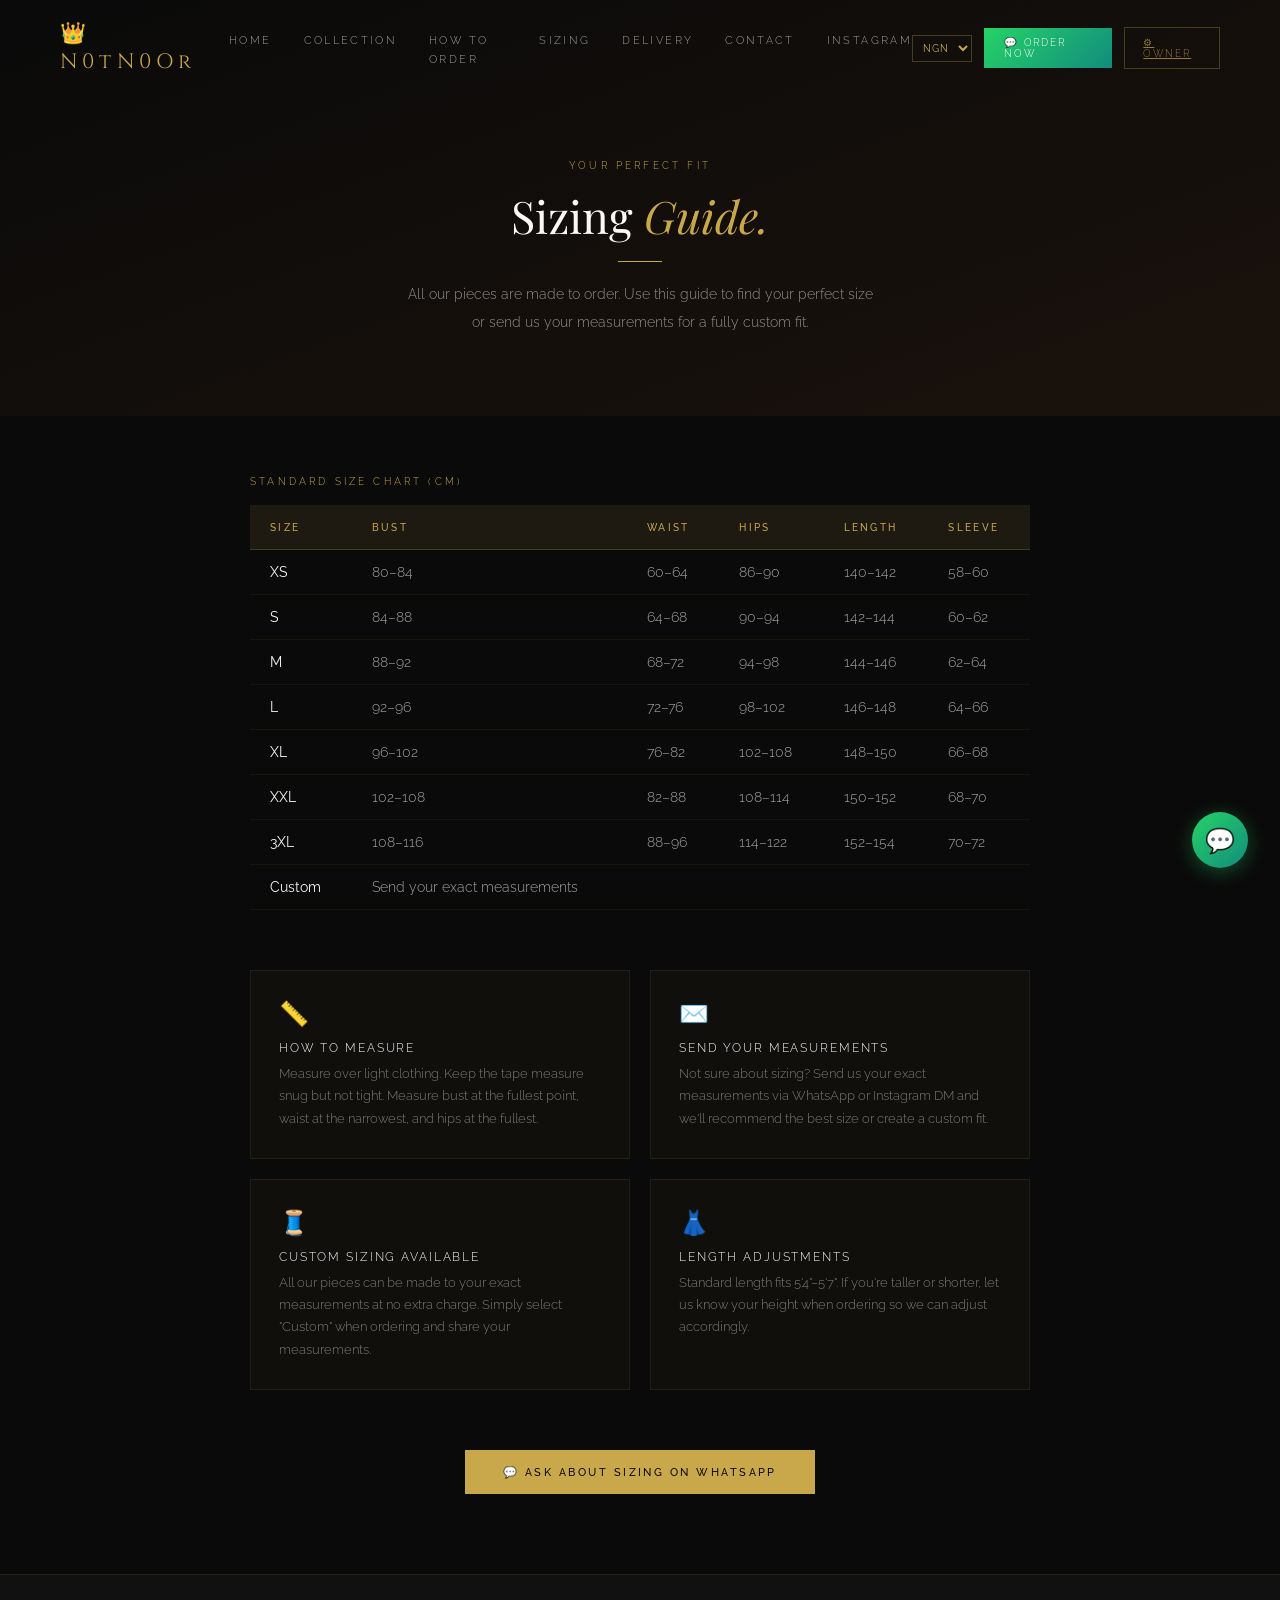
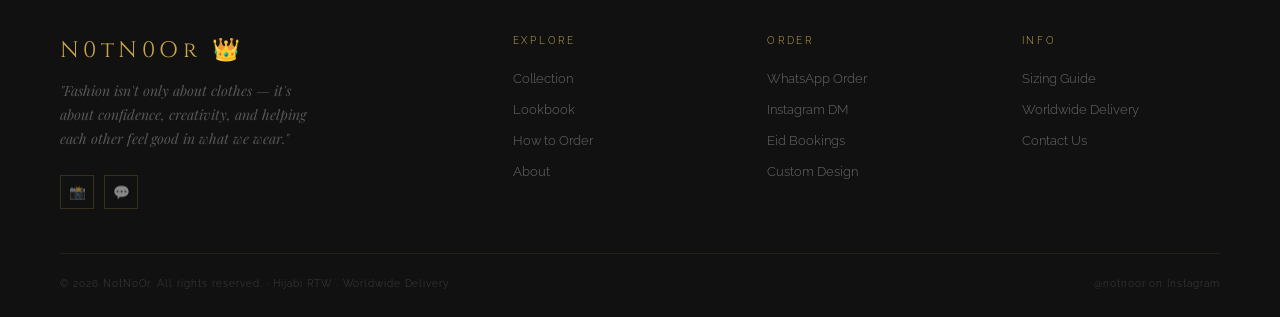
<file: sizing.html>
<!DOCTYPE html>
<html lang="en">
<head>
<meta charset="UTF-8">
<meta name="viewport" content="width=device-width, initial-scale=1.0">
<title>N0tN0Or — Sizing Guide</title>
<link href="https://fonts.googleapis.com/css2?family=Playfair+Display:ital,wght@0,400;0,500;0,700;1,400;1,500&family=Raleway:wght@200;300;400;500;600&family=Cinzel:wght@400;500&display=swap" rel="stylesheet">
<link rel="stylesheet" href="style.css">
</head>
<body>
<div class="toast" id="toast"></div>
<div class="ann-bar" id="annBar"></div>
<a class="wa-float" href="https://wa.me/2348020965505?text=Hi%20I%20want%20to%20order" target="_blank">💬</a>

<div class="mobile-menu" id="mobileMenu">
  <button class="mm-close" id="mmClose">✕</button>
  <a href="index.html">Home</a>
  <a href="index.html#collection-section">Collection</a>
  <a href="order.html">How to Order</a>
  <a href="sizing.html">Sizing Guide</a>
  <a href="delivery.html">Delivery</a>
  <a href="contact.html">Contact</a>
  <a href="https://www.instagram.com/n0tn0or" target="_blank">Instagram</a>
  <a href="login.html">Owner Login</a>
</div>

<nav id="mainNav">
  <a class="nav-logo" href="index.html">👑 N0tN0Or</a>
  <ul class="nav-links">
    <li><a href="index.html">Home</a></li>
    <li><a href="index.html#collection-section">Collection</a></li>
    <li><a href="order.html">How to Order</a></li>
    <li><a href="sizing.html">Sizing</a></li>
    <li><a href="delivery.html">Delivery</a></li>
    <li><a href="contact.html">Contact</a></li>
    <li><a href="https://www.instagram.com/n0tn0or" target="_blank">Instagram</a></li>
  </ul>
  <div class="nav-right">
    <select id="currencySwitcher" onchange="changeCurrency(this.value)" style="background:transparent; border:1px solid rgba(201,168,76,.3); color:var(--gold); font-family:'Raleway',sans-serif; font-size:.62rem; letter-spacing:.1em; text-transform:uppercase; padding:6px; cursor:pointer; outline:none;">
      <option value="NGN" style="background:var(--black);">NGN</option>
      <option value="USD" style="background:var(--black);">USD</option>
      <option value="GBP" style="background:var(--black);">GBP</option>
      <option value="EUR" style="background:var(--black);">EUR</option>
    </select>
    <a class="nav-wa" href="https://wa.me/2348020965505?text=Hi%20I%20want%20to%20order" target="_blank">💬 Order Now</a>
    <a class="nav-admin-btn" href="login.html">⚙ Owner</a>
    <button class="hamburger" id="ham"><span></span><span></span><span></span></button>
  </div>
</nav>

<div class="page" id="page-sizing">
  <div class="sizing-hero">
    <span class="s-label" style="display:block;text-align:center;">Your Perfect Fit</span>
    <h1 class="s-title" style="text-align:center;">Sizing <span class="italic">Guide.</span></h1>
    <div class="deco-line center"></div>
    <p class="s-body" style="margin:0 auto;text-align:center;">All our pieces are made to order. Use this guide to find your perfect size or send us your measurements for a fully custom fit.</p>
  </div>
  <div class="sizing-table-wrap">
    <span class="s-label">Standard Size Chart (cm)</span>
    <table class="size-table">
      <thead>
        <tr><th>Size</th><th>Bust</th><th>Waist</th><th>Hips</th><th>Length</th><th>Sleeve</th></tr>
      </thead>
      <tbody id="sizingPublicTbody"></tbody>
    </table>
  </div>
  <div class="sizing-tips">
    <div class="tip-card reveal"><div class="tip-icon">📏</div><div class="tip-title">How to Measure</div><p class="tip-body">Measure over light clothing. Keep the tape measure snug but not tight. Measure bust at the fullest point, waist at the narrowest, and hips at the fullest.</p></div>
    <div class="tip-card reveal d1"><div class="tip-icon">✉️</div><div class="tip-title">Send Your Measurements</div><p class="tip-body">Not sure about sizing? Send us your exact measurements via WhatsApp or Instagram DM and we'll recommend the best size or create a custom fit.</p></div>
    <div class="tip-card reveal d2"><div class="tip-icon">🧵</div><div class="tip-title">Custom Sizing Available</div><p class="tip-body">All our pieces can be made to your exact measurements at no extra charge. Simply select "Custom" when ordering and share your measurements.</p></div>
    <div class="tip-card reveal d3"><div class="tip-icon">👗</div><div class="tip-title">Length Adjustments</div><p class="tip-body">Standard length fits 5'4"–5'7". If you're taller or shorter, let us know your height when ordering so we can adjust accordingly.</p></div>
  </div>
  <div style="text-align:center;padding:0 60px 80px;">
    <a class="btn-gold" href="https://wa.me/2348020965505?text=Hi%20I%20need%20help%20with%20sizing" target="_blank">💬 Ask About Sizing on WhatsApp</a>
  </div>
</div>

<footer>
  <div class="footer-top">
    <div>
      <div class="footer-brand-logo">N0tN0Or 👑</div>
      <p class="footer-tagline">"Fashion isn't only about clothes — it's about confidence, creativity, and helping each other feel good in what we wear."</p>
      <div class="footer-socials">
        <a class="footer-social" href="https://www.instagram.com/n0tn0or" target="_blank">📸</a>
        <a class="footer-social" href="https://wa.me/2348020965505?text=Hi%20I%20want%20to%20order" target="_blank">💬</a>
      </div>
    </div>
    <div>
      <div class="footer-col-title">Explore</div>
      <ul class="footer-links">
        <li><a href="index.html#collection-section">Collection</a></li>
        <li><a href="index.html#lookbook-section">Lookbook</a></li>
        <li><a href="order.html">How to Order</a></li>
        <li><a href="contact.html">About</a></li>
      </ul>
    </div>
    <div>
      <div class="footer-col-title">Order</div>
      <ul class="footer-links">
        <li><a href="https://wa.me/2348020965505?text=Hi%20I%20want%20to%20order" target="_blank">WhatsApp Order</a></li>
        <li><a href="https://www.instagram.com/n0tn0or" target="_blank">Instagram DM</a></li>
        <li><a href="https://wa.me/2348020965505?text=Hi%20I%20want%20to%20book%20an%20Eid%20outfit" target="_blank">Eid Bookings</a></li>
        <li><a href="https://wa.me/2348020965505?text=Hi%20I%20want%20to%20discuss%20a%20custom%20design" target="_blank">Custom Design</a></li>
      </ul>
    </div>
    <div>
      <div class="footer-col-title">Info</div>
      <ul class="footer-links">
        <li><a href="sizing.html">Sizing Guide</a></li>
        <li><a href="delivery.html">Worldwide Delivery</a></li>
        <li><a href="contact.html">Contact Us</a></li>
      </ul>
    </div>
  </div>
  <div class="footer-bottom">
    <span class="footer-copy">© 2026 N0tN0Or. All rights reserved. · Hijabi RTW · Worldwide Delivery</span>
    <span class="footer-copy">@n0tn0or on Instagram</span>
  </div>
</footer>

<script>window.CURRENT_PAGE = "sizing";</script>
<script src="main.js"></script>
</body>
</html>
</file>
<file: style.css>
/* ═══════════════════════════════════════════
   VARIABLES & RESET
═══════════════════════════════════════════ */
:root {
  --black:#0a0a0a; --near-black:#111111; --dark:#1a1410;
  --gold:#c9a84c; --gold-light:#e8cc7a; --gold-dim:rgba(201,168,76,0.3);
  --rose:#d4697a; --rose-light:#e8a0b0; --rose-pale:#f5d8df;
  --white:#faf8f5; --off-white:#f0ece6; --grey:#888;
  --success:#25d366; --danger:#e05050; --admin-bg:#0d0d0d;
}
*{margin:0;padding:0;box-sizing:border-box;}
html{scroll-behavior:smooth;}
body{background:var(--black);color:var(--white);font-family:'Raleway',sans-serif;font-weight:300;overflow-x:hidden;}

/* ═══════════════════════════════════════════
   PAGE SYSTEM
═══════════════════════════════════════════ */
.page{min-height:100vh;}

/* ═══════════════════════════════════════════
   NAV
═══════════════════════════════════════════ */
nav{position:fixed;top:var(--nav-top,0);width:100%;z-index:1000;padding:20px 60px;display:flex;align-items:center;justify-content:space-between;transition:background .3s,border-bottom .3s,top .3s;}
nav.scrolled{background:rgba(10,10,10,0.97);backdrop-filter:blur(12px);border-bottom:1px solid rgba(201,168,76,0.08);}
body.ann-visible{--nav-top:38px;}
.ann-bar{position:fixed;top:0;left:0;right:0;z-index:1100;}
.nav-logo{font-family:'Cinzel',serif;font-size:1.3rem;letter-spacing:.25em;color:var(--gold);text-decoration:none;display:flex;align-items:center;gap:10px;}
.nav-links{display:flex;gap:32px;list-style:none;}
.nav-links a{font-size:.67rem;letter-spacing:.22em;text-transform:uppercase;color:rgba(250,248,245,.6);text-decoration:none;transition:color .3s;}
.nav-links a:hover,.nav-links a.active-link{color:var(--gold);}
.nav-right{display:flex;gap:12px;align-items:center;}
.nav-wa{background:linear-gradient(135deg,#25d366,#128c7e);color:#fff;padding:9px 20px;font-size:.63rem;letter-spacing:.18em;text-transform:uppercase;text-decoration:none;transition:opacity .3s;display:flex;align-items:center;gap:7px;}
.nav-wa:hover{opacity:.85;}
.nav-admin-btn{background:none;border:1px solid rgba(201,168,76,.3);color:rgba(201,168,76,.7);padding:9px 18px;font-size:.62rem;letter-spacing:.2em;text-transform:uppercase;font-family:'Raleway',sans-serif;transition:all .3s;}
.nav-admin-btn:hover{border-color:var(--gold);color:var(--gold);}
.hamburger{display:none;flex-direction:column;gap:5px;padding:4px;background:none;border:none;}
.hamburger span{display:block;width:24px;height:1px;background:var(--gold);}

/* ═══════════════════════════════════════════
   MOBILE MENU
═══════════════════════════════════════════ */
.mobile-menu{display:none;position:fixed;inset:0;z-index:999;background:rgba(10,10,10,.98);flex-direction:column;align-items:center;justify-content:center;gap:32px;}
.mobile-menu.open{display:flex;}
.mobile-menu a,.mobile-menu button.mm-link{font-family:'Cinzel',serif;font-size:1.1rem;letter-spacing:.2em;text-transform:uppercase;color:var(--gold);text-decoration:none;background:none;border:none;}
.mm-close{position:absolute;top:28px;right:28px;background:none;border:none;color:var(--gold);font-size:1.5rem;}

/* ═══════════════════════════════════════════
   UTILITIES
═══════════════════════════════════════════ */
.s-label{font-size:.62rem;letter-spacing:.32em;text-transform:uppercase;color:var(--gold);margin-bottom:18px;display:block;}
.s-title{font-family:'Playfair Display',serif;font-size:clamp(2rem,3.5vw,3.5rem);font-weight:400;line-height:1.2;color:var(--white);}
.s-title .italic{font-style:italic;color:var(--gold);}
.s-title .rose{color:var(--rose-light);}
.s-body{font-size:.9rem;line-height:1.95;color:rgba(250,248,245,.55);margin-top:20px;max-width:480px;}
.deco-line{width:44px;height:1px;background:var(--gold);margin:18px 0;}
.deco-line.rose{background:var(--rose);}
.deco-line.center{margin:18px auto;}
.section{padding:110px 60px;}
.reveal{opacity:0;transform:translateY(32px);transition:opacity .85s ease,transform .85s ease;}
.reveal.on{opacity:1;transform:none;}
.d1{transition-delay:.1s;}.d2{transition-delay:.2s;}.d3{transition-delay:.3s;}.d4{transition-delay:.4s;}.d5{transition-delay:.5s;}
.btn-gold{background:var(--gold);color:var(--black);padding:15px 38px;font-family:'Raleway',sans-serif;font-size:.7rem;letter-spacing:.22em;text-transform:uppercase;font-weight:500;text-decoration:none;border:none;transition:background .3s,transform .3s;display:inline-flex;align-items:center;gap:10px;}
.btn-gold:hover{background:var(--gold-light);transform:translateY(-2px);}
.btn-outline{border:1px solid var(--gold);color:var(--gold);padding:14px 34px;font-family:'Raleway',sans-serif;font-size:.7rem;letter-spacing:.22em;text-transform:uppercase;text-decoration:none;transition:all .3s;display:inline-flex;align-items:center;gap:10px;background:none;}
.btn-outline:hover{background:var(--gold);color:var(--black);}
.btn-rose{background:var(--rose);color:#fff;padding:15px 38px;font-family:'Raleway',sans-serif;font-size:.7rem;letter-spacing:.22em;text-transform:uppercase;font-weight:500;text-decoration:none;border:none;transition:background .3s,transform .3s;display:inline-flex;align-items:center;gap:10px;}
.btn-rose:hover{background:var(--rose-light);color:var(--black);transform:translateY(-2px);}
.wa-float{position:fixed;bottom:32px;right:32px;z-index:500;width:56px;height:56px;background:linear-gradient(135deg,#25d366,#128c7e);border-radius:50%;display:flex;align-items:center;justify-content:center;font-size:1.5rem;text-decoration:none;box-shadow:0 4px 20px rgba(37,211,102,.35);transition:transform .3s,box-shadow .3s;}
.wa-float:hover{transform:scale(1.1);box-shadow:0 6px 28px rgba(37,211,102,.5);}

/* ═══════════════════════════════════════════
   MARQUEE
═══════════════════════════════════════════ */
.marquee{background:var(--gold);padding:13px 0;overflow:hidden;}
.marquee-track{display:flex;animation:marquee 25s linear infinite;white-space:nowrap;}
.marquee-item{font-family:'Cinzel',serif;font-size:.72rem;letter-spacing:.2em;text-transform:uppercase;color:var(--black);padding:0 36px;display:flex;align-items:center;gap:36px;}

/* ═══════════════════════════════════════════
   HOME PAGE
═══════════════════════════════════════════ */
.hero{min-height:100vh;display:flex;flex-direction:column;justify-content:center;position:relative;overflow:hidden;padding:140px 60px 100px;}
.hero-bg{position:absolute;inset:0;background:radial-gradient(ellipse at 80% 50%,rgba(201,168,76,.07) 0%,transparent 55%),radial-gradient(ellipse at 20% 80%,rgba(212,105,122,.08) 0%,transparent 50%),linear-gradient(160deg,#0a0a0a 0%,#12100e 100%);}
.hero-grid{position:absolute;inset:0;background-image:linear-gradient(rgba(201,168,76,.04) 1px,transparent 1px),linear-gradient(90deg,rgba(201,168,76,.04) 1px,transparent 1px);background-size:60px 60px;}
.hero-big-n{position:absolute;right:-40px;top:50%;transform:translateY(-50%);font-family:'Cinzel',serif;font-size:28vw;color:rgba(201,168,76,.04);line-height:1;user-select:none;pointer-events:none;}
.hero-content{position:relative;z-index:2;max-width:760px;}
.hero-badge{display:inline-flex;align-items:center;gap:10px;border:1px solid var(--gold-dim);padding:8px 20px;font-size:.62rem;letter-spacing:.28em;text-transform:uppercase;color:var(--gold);margin-bottom:32px;opacity:0;animation:fadeUp 1s .2s forwards;}
.hero-badge-dot{width:6px;height:6px;background:var(--gold);border-radius:50%;animation:pulse 2s infinite;}
.hero-title{font-family:'Playfair Display',serif;font-size:clamp(3rem,6vw,7rem);font-weight:400;line-height:1.05;opacity:0;animation:fadeUp 1s .4s forwards;}
.hero-title .gold{color:var(--gold);}
.hero-title .italic{font-style:italic;}
.hero-title .outline{-webkit-text-stroke:1px var(--gold);color:transparent;}
.hero-sub{margin-top:24px;max-width:480px;font-size:.9rem;line-height:1.95;color:rgba(250,248,245,.5);opacity:0;animation:fadeUp 1s .6s forwards;}
.hero-actions{margin-top:48px;display:flex;gap:14px;flex-wrap:wrap;opacity:0;animation:fadeUp 1s .8s forwards;}
.hero-stats{position:absolute;right:60px;bottom:80px;z-index:2;display:flex;gap:44px;opacity:0;animation:fadeIn 1s 1.4s forwards;}
.stat-val{font-family:'Playfair Display',serif;font-size:2.1rem;font-weight:400;color:var(--gold);}
.stat-lbl{font-size:.58rem;letter-spacing:.2em;text-transform:uppercase;color:rgba(250,248,245,.4);margin-top:4px;}

/* ABOUT */
.about{background:var(--near-black);display:grid;grid-template-columns:1fr 1fr;min-height:80vh;}
.about-vis{position:relative;overflow:hidden;background:linear-gradient(160deg,#1a120c 0%,#0d0905 100%);display:flex;align-items:center;justify-content:center;}
.about-big-logo{font-family:'Cinzel',serif;font-size:13rem;color:rgba(201,168,76,.05);user-select:none;line-height:1;}
.about-glow{position:absolute;top:50%;left:50%;transform:translate(-50%,-50%);width:280px;height:280px;background:radial-gradient(circle,rgba(201,168,76,.08) 0%,transparent 70%);}
.about-card{position:absolute;bottom:48px;left:36px;right:36px;border:1px solid var(--gold-dim);padding:28px 32px;background:rgba(10,10,10,.88);backdrop-filter:blur(12px);}
.about-card-q{font-family:'Playfair Display',serif;font-style:italic;font-size:1.05rem;line-height:1.7;color:var(--off-white);}
.about-card-attr{margin-top:12px;font-size:.6rem;letter-spacing:.25em;text-transform:uppercase;color:var(--gold);}
.about-content{padding:90px 70px;display:flex;flex-direction:column;justify-content:center;}
.about-pills{display:flex;flex-wrap:wrap;gap:9px;margin-top:36px;}
.pill{border:1px solid rgba(201,168,76,.22);padding:7px 16px;font-size:.6rem;letter-spacing:.18em;text-transform:uppercase;color:rgba(250,248,245,.45);transition:all .3s;}
.pill:hover{border-color:var(--gold);color:var(--gold);}

/* COLLECTION GRID */
.coll-header{display:flex;justify-content:space-between;align-items:flex-end;margin-bottom:56px;flex-wrap:wrap;gap:20px;}
.product-grid{display:grid;grid-template-columns:repeat(auto-fill,minmax(300px,1fr));gap:3px;}
.prod-card{position:relative;overflow:hidden;background:var(--near-black);}
.prod-visual{aspect-ratio:3/4;position:relative;overflow:hidden;}
.prod-visual img{width:100%;height:100%;object-fit:cover;transition:transform .7s ease;}
.prod-card:hover .prod-visual img{transform:scale(1.06);}
.prod-visual-placeholder{width:100%;height:100%;display:flex;align-items:center;justify-content:center;transition:transform .7s ease;}
.prod-card:hover .prod-visual-placeholder{transform:scale(1.06);}
.prod-shimmer{position:absolute;inset:0;background:linear-gradient(135deg,rgba(255,255,255,0) 40%,rgba(255,255,255,.05) 50%,rgba(255,255,255,0) 60%);background-size:200% 200%;pointer-events:none;}
.prod-overlay{position:absolute;inset:0;background:linear-gradient(to top,rgba(0,0,0,.88) 0%,rgba(0,0,0,.1) 50%,transparent 100%);display:flex;flex-direction:column;justify-content:flex-end;padding:24px;opacity:0;transition:opacity .4s;}
.prod-card:hover .prod-overlay{opacity:1;}
.prod-tag{font-size:.57rem;letter-spacing:.24em;text-transform:uppercase;color:var(--gold);margin-bottom:6px;}
.prod-name{font-family:'Playfair Display',serif;font-style:italic;font-size:1.3rem;color:var(--white);}
.prod-desc{font-size:.78rem;color:rgba(250,248,245,.6);margin-top:6px;line-height:1.5;}
.prod-price{font-family:'Cinzel',serif;font-size:.9rem;color:var(--gold);margin-top:10px;}
.prod-order-btn{margin-top:14px;display:inline-flex;align-items:center;gap:7px;font-size:.62rem;letter-spacing:.2em;text-transform:uppercase;color:var(--gold);text-decoration:none;border-bottom:1px solid var(--gold-dim);padding-bottom:3px;transition:border-color .3s;}
.prod-order-btn:hover{border-color:var(--gold);}
.prod-badge{position:absolute;top:16px;right:16px;z-index:2;background:var(--gold);color:var(--black);font-size:.53rem;letter-spacing:.14em;text-transform:uppercase;font-weight:600;padding:4px 10px;}
.prod-badge.sold{background:var(--grey);}
.prod-badge.new{background:var(--rose);}
.no-products{text-align:center;padding:100px 40px;color:rgba(250,248,245,.3);font-family:'Playfair Display',serif;font-style:italic;font-size:1.3rem;}

/* GRADIENTS for placeholder cards */
.g1{background:linear-gradient(160deg,#2a1520 0%,#6b2840 50%,#c9506a 100%);}
.g2{background:linear-gradient(160deg,#1c1c2e 0%,#4a3a6e 100%);}
.g3{background:linear-gradient(160deg,#0f1a0f 0%,#1e4d1e 60%,#2d7a2d 100%);}
.g4{background:linear-gradient(160deg,#1a1008 0%,#4d3010 60%,#8a5a20 100%);}
.g5{background:linear-gradient(160deg,#1a0f14 0%,#5c2040 70%,#a03060 100%);}
.g6{background:linear-gradient(160deg,#0f0f1a 0%,#2a2050 70%,#5040a0 100%);}

/* HOW TO ORDER */
.how{background:linear-gradient(160deg,#0d0905 0%,#12100e 100%);}
.how-inner{max-width:1100px;margin:0 auto;display:grid;grid-template-columns:1fr 1.1fr;gap:80px;align-items:start;}
.how-steps{display:flex;flex-direction:column;}
.how-step{display:flex;gap:22px;align-items:flex-start;padding:22px 0;border-bottom:1px solid rgba(201,168,76,.1);}
.how-step:last-child{border-bottom:none;}
.step-num{font-family:'Playfair Display',serif;font-size:2.3rem;color:var(--gold-dim);line-height:1;flex-shrink:0;width:44px;transition:color .3s;}
.how-step:hover .step-num{color:var(--gold);}
.step-title{font-size:.78rem;letter-spacing:.15em;text-transform:uppercase;color:var(--white);margin-bottom:5px;font-weight:500;}
.step-desc{font-size:.83rem;line-height:1.7;color:rgba(250,248,245,.45);}
.how-cta-box{border:1px solid var(--gold-dim);padding:44px;background:rgba(201,168,76,.03);position:relative;overflow:hidden;}
.how-cta-box::before{content:'';position:absolute;top:-1px;left:0;right:0;height:2px;background:linear-gradient(90deg,transparent,var(--gold),transparent);}
.cta-title{font-family:'Playfair Display',serif;font-size:1.6rem;font-style:italic;color:var(--white);line-height:1.4;}
.cta-body{font-size:.83rem;line-height:1.85;color:rgba(250,248,245,.5);margin:18px 0 32px;}
.how-wa-btn{display:flex;align-items:center;gap:12px;background:linear-gradient(135deg,#25d366,#128c7e);color:#fff;padding:17px 34px;text-decoration:none;font-size:.7rem;letter-spacing:.2em;text-transform:uppercase;transition:opacity .3s,transform .3s;font-weight:500;}
.how-wa-btn:hover{opacity:.9;transform:translateY(-2px);}
.how-or{margin:16px 0;font-size:.62rem;letter-spacing:.2em;text-transform:uppercase;color:rgba(250,248,245,.2);text-align:center;}
.how-ig-btn{display:flex;align-items:center;justify-content:center;gap:10px;border:1px solid rgba(201,168,76,.25);color:var(--gold);padding:15px 34px;text-decoration:none;font-size:.68rem;letter-spacing:.18em;text-transform:uppercase;transition:all .3s;}
.how-ig-btn:hover{background:var(--gold);color:var(--black);}

/* PHILOSOPHY */
.philosophy{background:var(--near-black);position:relative;overflow:hidden;}
.phil-bg-text{position:absolute;top:50%;left:50%;transform:translate(-50%,-50%);font-family:'Playfair Display',serif;font-size:20vw;font-style:italic;color:rgba(255,255,255,.02);white-space:nowrap;user-select:none;}
.phil-inner{max-width:900px;margin:0 auto;text-align:center;position:relative;z-index:1;}
.phil-quote{font-family:'Playfair Display',serif;font-style:italic;font-size:clamp(1.5rem,2.8vw,2.4rem);line-height:1.55;color:var(--white);margin:44px 0;}
.phil-quote .hl{color:var(--gold);}
.phil-points{display:grid;grid-template-columns:repeat(3,1fr);gap:2px;margin-top:64px;}
.phil-pt{padding:44px 32px;border:1px solid rgba(201,168,76,.08);background:rgba(201,168,76,.02);transition:background .3s,border-color .3s;}
.phil-pt:hover{background:rgba(201,168,76,.05);border-color:var(--gold-dim);}
.phil-pt-icon{font-size:1.7rem;margin-bottom:18px;}
.phil-pt-title{font-family:'Playfair Display',serif;font-size:1rem;color:var(--white);margin-bottom:10px;}
.phil-pt-body{font-size:.8rem;line-height:1.8;color:rgba(250,248,245,.45);}

/* LOOKBOOK */
.lb-grid{display:grid;grid-template-columns:repeat(4,1fr);grid-template-rows:auto auto;gap:3px;margin-top:60px;}
.lb-item{position:relative;overflow:hidden;}
.lb-item:nth-child(1){grid-column:span 2;grid-row:span 2;}
.lb-item:nth-child(5){grid-column:span 2;}
.lb-vis{aspect-ratio:1;position:relative;}
.lb-item:nth-child(1) .lb-vis{height:100%;aspect-ratio:unset;min-height:480px;}
.lb-item:nth-child(5) .lb-vis{aspect-ratio:2/1;}
.lb-bg{position:absolute;inset:0;transition:transform .6s;}
.lb-item:hover .lb-bg{transform:scale(1.05);}
.lb-shine{position:absolute;inset:0;background:radial-gradient(ellipse at 30% 20%,rgba(255,255,255,.1) 0%,transparent 60%);}
.lb-cap{position:absolute;inset:0;background:linear-gradient(to top,rgba(0,0,0,.8) 0%,transparent 50%);display:flex;align-items:flex-end;padding:22px;opacity:0;transition:opacity .4s;}
.lb-item:hover .lb-cap{opacity:1;}
.lb-cap-text{font-family:'Playfair Display',serif;font-style:italic;font-size:.92rem;color:var(--white);}

/* TESTIMONIALS */
.testi-grid{display:grid;grid-template-columns:repeat(3,1fr);gap:2px;margin-top:60px;}
.testi-card{padding:38px 32px;background:rgba(201,168,76,.03);border:1px solid rgba(201,168,76,.08);transition:border-color .3s;position:relative;}
.testi-card:hover{border-color:rgba(201,168,76,.2);}
.testi-top{display:flex;align-items:center;gap:12px;margin-bottom:20px;}
.testi-avatar{width:42px;height:42px;border-radius:50%;border:1px solid var(--gold-dim);display:flex;align-items:center;justify-content:center;font-family:'Playfair Display',serif;font-size:1rem;color:var(--gold);flex-shrink:0;}
.testi-name{font-size:.76rem;letter-spacing:.1em;text-transform:uppercase;color:var(--white);font-weight:500;}
.testi-loc{font-size:.63rem;color:rgba(250,248,245,.35);margin-top:2px;}
.testi-stars{color:var(--gold);font-size:.72rem;letter-spacing:3px;margin-bottom:14px;}
.testi-text{font-family:'Playfair Display',serif;font-style:italic;font-size:.97rem;line-height:1.75;color:rgba(250,248,245,.72);}
.testi-mark{position:absolute;top:20px;right:24px;font-family:'Playfair Display',serif;font-size:3.5rem;color:rgba(201,168,76,.07);line-height:1;}

/* IG CTA */
.igcta{background:linear-gradient(135deg,#0a0a0a 0%,#1a0e12 50%,#0a0a0a 100%);text-align:center;position:relative;overflow:hidden;}
.igcta-glow{position:absolute;top:50%;left:50%;transform:translate(-50%,-50%);width:500px;height:500px;background:radial-gradient(circle,rgba(212,105,122,.06) 0%,transparent 70%);}
.igcta-inner{position:relative;z-index:1;}
.igcta-title{font-family:'Playfair Display',serif;font-size:clamp(2rem,4vw,3.8rem);line-height:1.2;}
.igcta-title .italic{font-style:italic;color:var(--rose-light);}
.igcta-body{font-size:.9rem;line-height:1.9;color:rgba(250,248,245,.5);margin:20px auto;max-width:460px;}
.igcta-btn{display:inline-flex;align-items:center;gap:12px;background:linear-gradient(135deg,#833ab4,#fd1d1d,#fcb045);color:#fff;padding:17px 44px;text-decoration:none;font-size:.7rem;letter-spacing:.22em;text-transform:uppercase;font-weight:500;transition:opacity .3s,transform .3s;margin-top:10px;}
.igcta-btn:hover{opacity:.88;transform:translateY(-2px);}
.ig-handle{margin-top:14px;font-family:'Playfair Display',serif;font-style:italic;font-size:.95rem;color:rgba(250,248,245,.22);}

/* ═══════════════════════════════════════════
   SIZING PAGE
═══════════════════════════════════════════ */
.sizing-hero{padding:160px 60px 80px;text-align:center;background:linear-gradient(160deg,#0a0a0a 0%,#1a120c 100%);}
.sizing-table-wrap{max-width:900px;margin:60px auto;padding:0 60px;}
.size-table{width:100%;border-collapse:collapse;}
.size-table th{background:rgba(201,168,76,.1);color:var(--gold);font-size:.65rem;letter-spacing:.22em;text-transform:uppercase;padding:16px 20px;text-align:left;font-weight:500;border-bottom:1px solid var(--gold-dim);}
.size-table td{padding:14px 20px;font-size:.85rem;color:rgba(250,248,245,.65);border-bottom:1px solid rgba(201,168,76,.07);}
.size-table tr:hover td{background:rgba(201,168,76,.03);}
.size-table td:first-child{color:var(--white);font-weight:400;}
.sizing-tips{max-width:900px;margin:0 auto 60px;padding:0 60px;display:grid;grid-template-columns:1fr 1fr;gap:20px;}
.tip-card{background:rgba(201,168,76,.03);border:1px solid rgba(201,168,76,.1);padding:28px;transition:border-color .3s;}
.tip-card:hover{border-color:var(--gold-dim);}
.tip-icon{font-size:1.5rem;margin-bottom:12px;}
.tip-title{font-size:.78rem;letter-spacing:.15em;text-transform:uppercase;color:var(--white);margin-bottom:8px;}
.tip-body{font-size:.82rem;line-height:1.7;color:rgba(250,248,245,.45);}

/* ═══════════════════════════════════════════
   DELIVERY PAGE
═══════════════════════════════════════════ */
.delivery-hero{padding:160px 60px 80px;text-align:center;background:linear-gradient(160deg,#0a0a0a 0%,#0d1410 100%);}
.delivery-zones{max-width:1000px;margin:60px auto;padding:0 60px;display:grid;grid-template-columns:repeat(3,1fr);gap:3px;}
.zone-card{padding:40px 32px;background:rgba(201,168,76,.03);border:1px solid rgba(201,168,76,.08);transition:all .3s;text-align:center;}
.zone-card:hover{border-color:var(--gold-dim);background:rgba(201,168,76,.06);}
.zone-icon{font-size:2.2rem;margin-bottom:16px;}
.zone-name{font-family:'Playfair Display',serif;font-size:1.1rem;color:var(--white);margin-bottom:10px;}
.zone-time{font-size:.65rem;letter-spacing:.2em;text-transform:uppercase;color:var(--gold);margin-bottom:14px;}
.zone-desc{font-size:.8rem;line-height:1.7;color:rgba(250,248,245,.45);}
.delivery-note{max-width:700px;margin:48px auto;padding:32px;border:1px solid var(--gold-dim);background:rgba(201,168,76,.04);text-align:center;}
.delivery-note p{font-family:'Playfair Display',serif;font-style:italic;font-size:1rem;line-height:1.7;color:var(--off-white);}

/* ═══════════════════════════════════════════
   CONTACT PAGE
═══════════════════════════════════════════ */
.contact-hero{padding:160px 60px 80px;text-align:center;}
.contact-grid{max-width:1000px;margin:0 auto;padding:0 60px 80px;display:grid;grid-template-columns:1fr 1fr;gap:60px;align-items:start;}
.contact-card{border:1px solid rgba(201,168,76,.12);padding:40px;background:rgba(201,168,76,.02);transition:border-color .3s;}
.contact-card:hover{border-color:var(--gold-dim);}
.contact-card-icon{font-size:2rem;margin-bottom:16px;}
.contact-card-title{font-family:'Playfair Display',serif;font-size:1.2rem;color:var(--white);margin-bottom:10px;}
.contact-card-body{font-size:.83rem;line-height:1.75;color:rgba(250,248,245,.5);margin-bottom:24px;}
.contact-links{display:flex;flex-direction:column;gap:12px;}
.contact-link{display:flex;align-items:center;gap:10px;font-size:.75rem;letter-spacing:.12em;text-transform:uppercase;color:var(--gold);text-decoration:none;padding:12px 18px;border:1px solid rgba(201,168,76,.2);transition:all .3s;}
.contact-link:hover{background:var(--gold);color:var(--black);border-color:var(--gold);}
.contact-form{display:flex;flex-direction:column;gap:16px;}
.form-group{display:flex;flex-direction:column;gap:7px;}
.form-group label{font-size:.62rem;letter-spacing:.22em;text-transform:uppercase;color:var(--gold);}
.form-group input,.form-group textarea,.form-group select{background:rgba(201,168,76,.04);border:1px solid rgba(201,168,76,.15);color:var(--white);padding:13px 16px;font-family:'Raleway',sans-serif;font-size:.85rem;font-weight:300;outline:none;transition:border-color .3s;}
.form-group input:focus,.form-group textarea:focus,.form-group select:focus{border-color:var(--gold);}
.form-group textarea{min-height:110px;resize:vertical;}
.form-group select option{background:var(--near-black);}
.form-submit{background:var(--gold);color:var(--black);border:none;padding:15px 36px;font-family:'Raleway',sans-serif;font-size:.7rem;letter-spacing:.22em;text-transform:uppercase;font-weight:500;transition:background .3s;}
.form-submit:hover{background:var(--gold-light);}
.form-success{display:none;background:rgba(37,211,102,.1);border:1px solid rgba(37,211,102,.3);padding:16px;color:#25d366;font-size:.85rem;text-align:center;margin-top:10px;}

/* ═══════════════════════════════════════════
   ADMIN LOGIN
═══════════════════════════════════════════ */
body.login-page{background:var(--admin-bg);min-height:100vh;display:flex;align-items:center;justify-content:center;}
.login-box{width:100%;max-width:440px;padding:52px 48px;border:1px solid rgba(201,168,76,.2);background:rgba(201,168,76,.02);position:relative;overflow:hidden;}
.login-box::before{content:'';position:absolute;top:-1px;left:0;right:0;height:2px;background:linear-gradient(90deg,transparent,var(--gold),transparent);}
.login-logo{font-family:'Cinzel',serif;font-size:1.4rem;letter-spacing:.3em;color:var(--gold);text-align:center;margin-bottom:8px;}
.login-sub{font-size:.62rem;letter-spacing:.22em;text-transform:uppercase;color:rgba(250,248,245,.35);text-align:center;margin-bottom:40px;}
.login-form{display:flex;flex-direction:column;gap:18px;}
.login-form label{font-size:.6rem;letter-spacing:.22em;text-transform:uppercase;color:var(--gold);display:block;margin-bottom:6px;}
.login-form input{width:100%;background:rgba(201,168,76,.04);border:1px solid rgba(201,168,76,.15);color:var(--white);padding:14px 16px;font-family:'Raleway',sans-serif;font-size:.9rem;outline:none;transition:border-color .3s;}
.login-form input:focus{border-color:var(--gold);}
.login-btn{background:var(--gold);color:var(--black);border:none;padding:15px;font-family:'Raleway',sans-serif;font-size:.72rem;letter-spacing:.22em;text-transform:uppercase;font-weight:500;transition:background .3s;width:100%;margin-top:8px;}
.login-btn:hover{background:var(--gold-light);}
.login-err{color:var(--danger);font-size:.78rem;text-align:center;display:none;margin-top:4px;}
.login-back{display:block;text-align:center;margin-top:20px;font-size:.62rem;letter-spacing:.18em;text-transform:uppercase;color:rgba(250,248,245,.3);text-decoration:none;transition:color .3s;}
.login-back:hover{color:var(--gold);}

/* ═══════════════════════════════════════════
   ADMIN DASHBOARD
═══════════════════════════════════════════ */
body.admin-page{background:var(--admin-bg);min-height:100vh;}
.admin-layout{display:grid;grid-template-columns:260px 1fr;min-height:100vh;}
.admin-sidebar{background:#0d0d0d;border-right:1px solid rgba(201,168,76,.1);padding:32px 0;display:flex;flex-direction:column;position:sticky;top:0;height:100vh;overflow-y:auto;}
.sidebar-logo{font-family:'Cinzel',serif;font-size:1.1rem;letter-spacing:.2em;color:var(--gold);padding:0 28px 32px;border-bottom:1px solid rgba(201,168,76,.1);margin-bottom:20px;}
.sidebar-logo span{display:block;font-family:'Raleway',sans-serif;font-size:.58rem;letter-spacing:.18em;text-transform:uppercase;color:rgba(250,248,245,.3);margin-top:4px;}
.sidebar-nav{display:flex;flex-direction:column;flex:1;}
.sb-link{display:flex;align-items:center;gap:12px;padding:13px 28px;font-size:.72rem;letter-spacing:.15em;text-transform:uppercase;color:rgba(250,248,245,.45);text-decoration:none;transition:all .3s;border-left:2px solid transparent;background:none;border-right:none;border-top:none;border-bottom:none;width:100%;text-align:left;font-family:'Raleway',sans-serif;font-weight:400;}
.sb-link:hover,.sb-link.active{color:var(--gold);background:rgba(201,168,76,.05);border-left-color:var(--gold);}
.sb-link .sb-icon{font-size:1rem;flex-shrink:0;width:20px;}
.sidebar-footer{padding:20px 28px;border-top:1px solid rgba(201,168,76,.1);margin-top:auto;}
.sb-logout{width:100%;background:none;border:1px solid rgba(212,105,122,.3);color:var(--rose-light);padding:10px;font-family:'Raleway',sans-serif;font-size:.62rem;letter-spacing:.18em;text-transform:uppercase;transition:all .3s;}
.sb-logout:hover{background:var(--rose);color:#fff;border-color:var(--rose);}
.admin-main{padding:48px 52px;overflow-y:auto;}
.admin-panel{display:none;}
.admin-panel.active{display:block;}
.admin-topbar{display:flex;align-items:center;justify-content:space-between;margin-bottom:40px;}
.admin-page-title{font-family:'Playfair Display',serif;font-size:1.9rem;font-weight:400;color:var(--white);}
.admin-page-sub{font-size:.75rem;color:rgba(250,248,245,.35);margin-top:4px;letter-spacing:.1em;}
.admin-mobile-nav{display:none;margin-bottom:28px;}
.admin-mobile-nav label{font-size:.65rem;letter-spacing:.18em;color:rgba(250,248,245,.6);margin-bottom:6px;display:block;}
.admin-mobile-nav select{width:100%;background:rgba(201,168,76,.04);border:1px solid rgba(201,168,76,.15);color:var(--white);padding:12px 14px;font-family:'Raleway',sans-serif;font-size:.85rem;outline:none;cursor:pointer;transition:border-color .3s;}
.admin-mobile-nav select:focus{border-color:var(--gold);}

/* DASHBOARD STATS */
.dash-stats{display:grid;grid-template-columns:repeat(4,1fr);gap:16px;margin-bottom:40px;}
.dash-stat{background:rgba(201,168,76,.04);border:1px solid rgba(201,168,76,.1);padding:24px;transition:border-color .3s;}
.dash-stat:hover{border-color:var(--gold-dim);}
.dash-stat-val{font-family:'Playfair Display',serif;font-size:2rem;color:var(--gold);}
.dash-stat-lbl{font-size:.6rem;letter-spacing:.2em;text-transform:uppercase;color:rgba(250,248,245,.35);margin-top:6px;}
.dash-stat-icon{font-size:1.4rem;float:right;opacity:.4;}
.dash-recent{display:grid;grid-template-columns:1fr 1fr;gap:20px;}
.dash-card{background:rgba(201,168,76,.03);border:1px solid rgba(201,168,76,.08);padding:28px;}
.dash-card-title{font-size:.65rem;letter-spacing:.25em;text-transform:uppercase;color:var(--gold);margin-bottom:18px;}
.activity-item{display:flex;gap:12px;align-items:flex-start;padding:10px 0;border-bottom:1px solid rgba(201,168,76,.06);}
.activity-item:last-child{border-bottom:none;}
.act-dot{width:7px;height:7px;background:var(--gold);border-radius:50%;margin-top:5px;flex-shrink:0;}
.act-text{font-size:.8rem;color:rgba(250,248,245,.55);line-height:1.5;}
.act-time{font-size:.65rem;color:rgba(250,248,245,.25);margin-top:2px;}

/* PRODUCTS ADMIN */
.prod-admin-toolbar{display:flex;gap:12px;align-items:center;margin-bottom:28px;flex-wrap:wrap;}
.search-input{background:rgba(201,168,76,.04);border:1px solid rgba(201,168,76,.15);color:var(--white);padding:11px 16px;font-family:'Raleway',sans-serif;font-size:.83rem;outline:none;transition:border-color .3s;min-width:240px;}
.search-input:focus{border-color:var(--gold);}
.filter-sel{background:rgba(201,168,76,.04);border:1px solid rgba(201,168,76,.15);color:var(--white);padding:11px 16px;font-family:'Raleway',sans-serif;font-size:.8rem;outline:none;}
.filter-sel option{background:var(--near-black);}
.admin-prod-grid{display:grid;grid-template-columns:repeat(auto-fill,minmax(240px,1fr));gap:16px;}
.admin-prod-card{background:rgba(201,168,76,.03);border:1px solid rgba(201,168,76,.08);overflow:hidden;transition:border-color .3s;}
.admin-prod-card:hover{border-color:var(--gold-dim);}
.admin-prod-img{aspect-ratio:4/3;position:relative;overflow:hidden;}
.admin-prod-img-placeholder{width:100%;height:100%;display:flex;align-items:center;justify-content:center;font-size:2.5rem;}
.admin-prod-img img{width:100%;height:100%;object-fit:cover;}
.admin-prod-info{padding:16px;}
.admin-prod-name{font-family:'Playfair Display',serif;font-size:1rem;color:var(--white);margin-bottom:4px;}
.admin-prod-tag{font-size:.58rem;letter-spacing:.18em;text-transform:uppercase;color:var(--gold);margin-bottom:8px;}
.admin-prod-price{font-size:.82rem;color:rgba(250,248,245,.5);margin-bottom:14px;}
.admin-prod-actions{display:flex;gap:8px;}
.ap-btn{flex:1;padding:9px;font-size:.6rem;letter-spacing:.15em;text-transform:uppercase;border:none;font-family:'Raleway',sans-serif;font-weight:500;transition:opacity .3s;}
.ap-edit{background:rgba(201,168,76,.15);color:var(--gold);}
.ap-edit:hover{background:rgba(201,168,76,.25);}
.ap-del{background:rgba(224,80,80,.15);color:#e05050;}
.ap-del:hover{background:rgba(224,80,80,.3);}
.ap-toggle{background:rgba(37,211,102,.12);color:#25d366;font-size:.55rem;}
.ap-toggle:hover{background:rgba(37,211,102,.22);}

/* MODAL */
.modal-overlay{display:none;position:fixed;inset:0;z-index:5000;background:rgba(0,0,0,.8);backdrop-filter:blur(6px);align-items:center;justify-content:center;padding:20px;}
.modal-overlay.open{display:flex;}
.modal{background:#111;border:1px solid rgba(201,168,76,.2);padding:44px 48px;width:100%;max-width:580px;max-height:90vh;overflow-y:auto;position:relative;}
.modal::before{content:'';position:absolute;top:-1px;left:0;right:0;height:2px;background:linear-gradient(90deg,transparent,var(--gold),transparent);}
.modal-title{font-family:'Playfair Display',serif;font-size:1.5rem;color:var(--white);margin-bottom:6px;}
.modal-sub{font-size:.65rem;letter-spacing:.18em;text-transform:uppercase;color:rgba(250,248,245,.3);margin-bottom:32px;}
.modal-close{position:absolute;top:20px;right:20px;background:none;border:none;color:rgba(250,248,245,.4);font-size:1.3rem;transition:color .3s;}
.modal-close:hover{color:var(--white);}
.modal-form{display:flex;flex-direction:column;gap:18px;}
.modal-form label{font-size:.6rem;letter-spacing:.2em;text-transform:uppercase;color:var(--gold);display:block;margin-bottom:6px;}
.modal-form input,.modal-form textarea,.modal-form select{width:100%;background:rgba(201,168,76,.04);border:1px solid rgba(201,168,76,.15);color:var(--white);padding:13px 16px;font-family:'Raleway',sans-serif;font-size:.85rem;outline:none;transition:border-color .3s;}
.modal-form input:focus,.modal-form textarea:focus,.modal-form select:focus{border-color:var(--gold);}
.modal-form textarea{min-height:90px;resize:vertical;}
.modal-form select option{background:#111;}
.modal-form-row{display:grid;grid-template-columns:1fr 1fr;gap:16px;}
.modal-actions{display:flex;gap:12px;margin-top:8px;}
.modal-save{flex:1;background:var(--gold);color:var(--black);border:none;padding:15px;font-family:'Raleway',sans-serif;font-size:.7rem;letter-spacing:.2em;text-transform:uppercase;font-weight:500;transition:background .3s;}
.modal-save:hover{background:var(--gold-light);}
.modal-cancel{flex:1;background:none;border:1px solid rgba(250,248,245,.15);color:rgba(250,248,245,.5);padding:15px;font-family:'Raleway',sans-serif;font-size:.7rem;letter-spacing:.2em;text-transform:uppercase;transition:all .3s;}
.modal-cancel:hover{border-color:rgba(250,248,245,.35);color:var(--white);}
.img-upload-area{border:2px dashed rgba(201,168,76,.2);padding:32px;text-align:center;transition:border-color .3s;position:relative;}
.img-upload-area:hover{border-color:var(--gold);}
.img-upload-area input[type=file]{position:absolute;inset:0;opacity:0;width:100%;}
.img-upload-icon{font-size:2rem;margin-bottom:8px;}
.img-upload-text{font-size:.75rem;color:rgba(250,248,245,.4);}
.img-preview{width:100%;max-height:180px;object-fit:cover;margin-top:12px;display:none;}
.color-swatch-row{display:flex;gap:8px;flex-wrap:wrap;margin-top:4px;}
.color-chip{width:28px;height:28px;border-radius:50%;border:2px solid transparent;transition:transform .2s;}
.color-chip.selected{border-color:var(--white);transform:scale(1.2);}
.size-check-row{display:flex;flex-wrap:wrap;gap:8px;margin-top:4px;}
.size-chip{padding:6px 14px;border:1px solid rgba(201,168,76,.2);font-size:.65rem;letter-spacing:.12em;text-transform:uppercase;color:rgba(250,248,245,.5);transition:all .2s;}
.size-chip.selected{border-color:var(--gold);color:var(--gold);background:rgba(201,168,76,.08);}

/* ORDERS ADMIN */
.orders-table{width:100%;border-collapse:collapse;}
.orders-table th{background:rgba(201,168,76,.08);color:var(--gold);font-size:.62rem;letter-spacing:.2em;text-transform:uppercase;padding:14px 18px;text-align:left;font-weight:500;border-bottom:1px solid var(--gold-dim);}
.orders-table td{padding:14px 18px;font-size:.82rem;color:rgba(250,248,245,.6);border-bottom:1px solid rgba(201,168,76,.06);}
.orders-table tr:hover td{background:rgba(201,168,76,.03);}
.order-status{display:inline-block;padding:4px 12px;font-size:.58rem;letter-spacing:.15em;text-transform:uppercase;font-weight:600;}
.status-pending{background:rgba(201,168,76,.15);color:var(--gold);}
.status-confirmed{background:rgba(37,211,102,.12);color:#25d366;}
.status-shipped{background:rgba(100,160,255,.12);color:#64a0ff;}
.status-delivered{background:rgba(100,220,100,.12);color:#64dc64;}
.status-cancelled{background:rgba(224,80,80,.12);color:#e05050;}
.order-action-btn{background:none;border:1px solid rgba(201,168,76,.2);color:var(--gold);padding:5px 12px;font-size:.58rem;letter-spacing:.14em;text-transform:uppercase;font-family:'Raleway',sans-serif;transition:all .3s;margin-right:5px;}
.order-action-btn:hover{background:var(--gold);color:var(--black);}

/* SETTINGS ADMIN */
.settings-grid{display:grid;grid-template-columns:1fr 1fr;gap:24px;}
.settings-section{background:rgba(201,168,76,.03);border:1px solid rgba(201,168,76,.08);padding:32px;}
.settings-section.full{grid-column:span 2;}
.settings-title{font-family:'Playfair Display',serif;font-size:1.1rem;color:var(--white);margin-bottom:6px;}
.settings-sub{font-size:.7rem;color:rgba(250,248,245,.35);margin-bottom:24px;}
.toggle-row{display:flex;align-items:center;justify-content:space-between;padding:12px 0;border-bottom:1px solid rgba(201,168,76,.06);}
.toggle-row:last-child{border-bottom:none;}
.toggle-label{font-size:.8rem;color:rgba(250,248,245,.65);}
.toggle-desc{font-size:.68rem;color:rgba(250,248,245,.3);margin-top:2px;}
.toggle-switch{position:relative;width:44px;height:24px;flex-shrink:0;}
.toggle-switch input{opacity:0;width:0;height:0;}
.toggle-slider{position:absolute;inset:0;background:rgba(255,255,255,.1);border-radius:12px;transition:.3s;}
.toggle-slider::before{content:'';position:absolute;height:18px;width:18px;left:3px;bottom:3px;background:rgba(250,248,245,.5);border-radius:50%;transition:.3s;}
.toggle-switch input:checked+.toggle-slider{background:var(--gold);}
.toggle-switch input:checked+.toggle-slider::before{transform:translateX(20px);background:var(--black);}
.settings-save{background:var(--gold);color:var(--black);border:none;padding:13px 32px;font-family:'Raleway',sans-serif;font-size:.7rem;letter-spacing:.2em;text-transform:uppercase;font-weight:500;transition:background .3s;margin-top:20px;}
.settings-save:hover{background:var(--gold-light);}
.settings-danger-btn{background:none;border:1px solid rgba(224,80,80,.3);color:#e05050;padding:12px 28px;font-family:'Raleway',sans-serif;font-size:.68rem;letter-spacing:.18em;text-transform:uppercase;transition:all .3s;margin-top:12px;display:block;}
.settings-danger-btn:hover{background:rgba(224,80,80,.1);}
.announce-bar-toggle{display:flex;gap:12px;align-items:center;margin-bottom:16px;}
.announce-input{flex:1;background:rgba(201,168,76,.04);border:1px solid rgba(201,168,76,.15);color:var(--white);padding:12px 16px;font-family:'Raleway',sans-serif;font-size:.83rem;outline:none;transition:border-color .3s;}
.announce-input:focus{border-color:var(--gold);}
.save-msg{display:none;color:#25d366;font-size:.75rem;margin-top:10px;}

/* ANNOUNCEMENT BAR */
.ann-bar{background:var(--gold);color:var(--black);text-align:center;height:38px;line-height:38px;font-size:.68rem;letter-spacing:.18em;text-transform:uppercase;font-weight:500;display:none;box-shadow:0 2px 10px rgba(0,0,0,.25);}

/* FOOTER */
footer{background:var(--near-black);border-top:1px solid rgba(201,168,76,.1);padding:60px 60px 28px;}
.footer-top{display:grid;grid-template-columns:2fr 1fr 1fr 1fr;gap:56px;padding-bottom:44px;border-bottom:1px solid rgba(201,168,76,.1);}
.footer-brand-logo{font-family:'Cinzel',serif;font-size:1.4rem;letter-spacing:.2em;color:var(--gold);margin-bottom:14px;}
.footer-tagline{font-family:'Playfair Display',serif;font-style:italic;font-size:.88rem;color:rgba(250,248,245,.3);line-height:1.7;max-width:250px;}
.footer-socials{margin-top:24px;display:flex;gap:10px;}
.footer-social{width:34px;height:34px;border:1px solid rgba(201,168,76,.2);display:flex;align-items:center;justify-content:center;font-size:.85rem;color:rgba(201,168,76,.5);text-decoration:none;transition:all .3s;}
.footer-social:hover{border-color:var(--gold);color:var(--gold);}
.footer-col-title{font-size:.6rem;letter-spacing:.28em;text-transform:uppercase;color:var(--gold);margin-bottom:22px;}
.footer-links{list-style:none;}
.footer-links li{margin-bottom:12px;}
.footer-links a{font-size:.8rem;color:rgba(250,248,245,.38);text-decoration:none;transition:color .3s;}
.footer-links a:hover{color:var(--gold);}
.footer-bottom{padding-top:24px;display:flex;justify-content:space-between;align-items:center;flex-wrap:wrap;gap:10px;}
.footer-copy{font-size:.6rem;letter-spacing:.1em;color:rgba(250,248,245,.2);}

/* ANIMATIONS */
@keyframes fadeUp{from{opacity:0;transform:translateY(30px)}to{opacity:1;transform:none}}
@keyframes fadeIn{from{opacity:0}to{opacity:1}}
@keyframes pulse{0%,100%{opacity:1;transform:scale(1)}50%{opacity:.5;transform:scale(.8)}}
@keyframes marquee{from{transform:translateX(0)}to{transform:translateX(-50%)}}
@keyframes spin{to{transform:rotate(360deg)}}
.toast{position:fixed;bottom:100px;right:32px;z-index:9999;background:#111;border:1px solid var(--gold-dim);color:var(--white);padding:14px 24px;font-size:.78rem;opacity:0;transform:translateY(12px);transition:all .3s;pointer-events:none;}
.toast.show{opacity:1;transform:none;}

/* RESPONSIVE */
@media(max-width:1024px){
  nav{padding:16px 24px;}
  .nav-links,.nav-wa,.nav-admin-btn{display:none;}
  .hamburger{display:flex;}
  .hero{padding:120px 24px 80px;}
  .hero-big-n,.hero-stats{display:none;}
  .about{grid-template-columns:1fr;}
  .about-content{padding:56px 24px;}
  .section{padding:72px 24px;}
  .phil-points,.testi-grid{grid-template-columns:1fr;}
  .delivery-zones,.sizing-tips{grid-template-columns:1fr;}
  .contact-grid{grid-template-columns:1fr;}
  .how-inner{grid-template-columns:1fr;gap:44px;}
  .lb-grid{grid-template-columns:1fr 1fr;}
  .lb-item:nth-child(1){grid-column:span 2;}
  .lb-item:nth-child(5){grid-column:span 2;}
  footer{padding:44px 24px 24px;}
  .footer-top{grid-template-columns:1fr;gap:32px;}
  .admin-layout{grid-template-columns:1fr;}
  .admin-sidebar{display:none;}
  .admin-main{padding:28px 20px;}
  .admin-mobile-nav{display:block;}
  .dash-stats{grid-template-columns:1fr 1fr;}
  .dash-recent,.settings-grid{grid-template-columns:1fr;}
  .settings-section.full{grid-column:span 1;}
  .modal{padding:32px 24px;}
  .modal-form-row{grid-template-columns:1fr;}
  .admin-prod-grid{grid-template-columns:repeat(2,1fr);}
  .sizing-table-wrap,.sizing-tips,.delivery-zones,.delivery-note{padding:0 24px;}
  .contact-grid{padding:0 24px 60px;}
}
</file>
